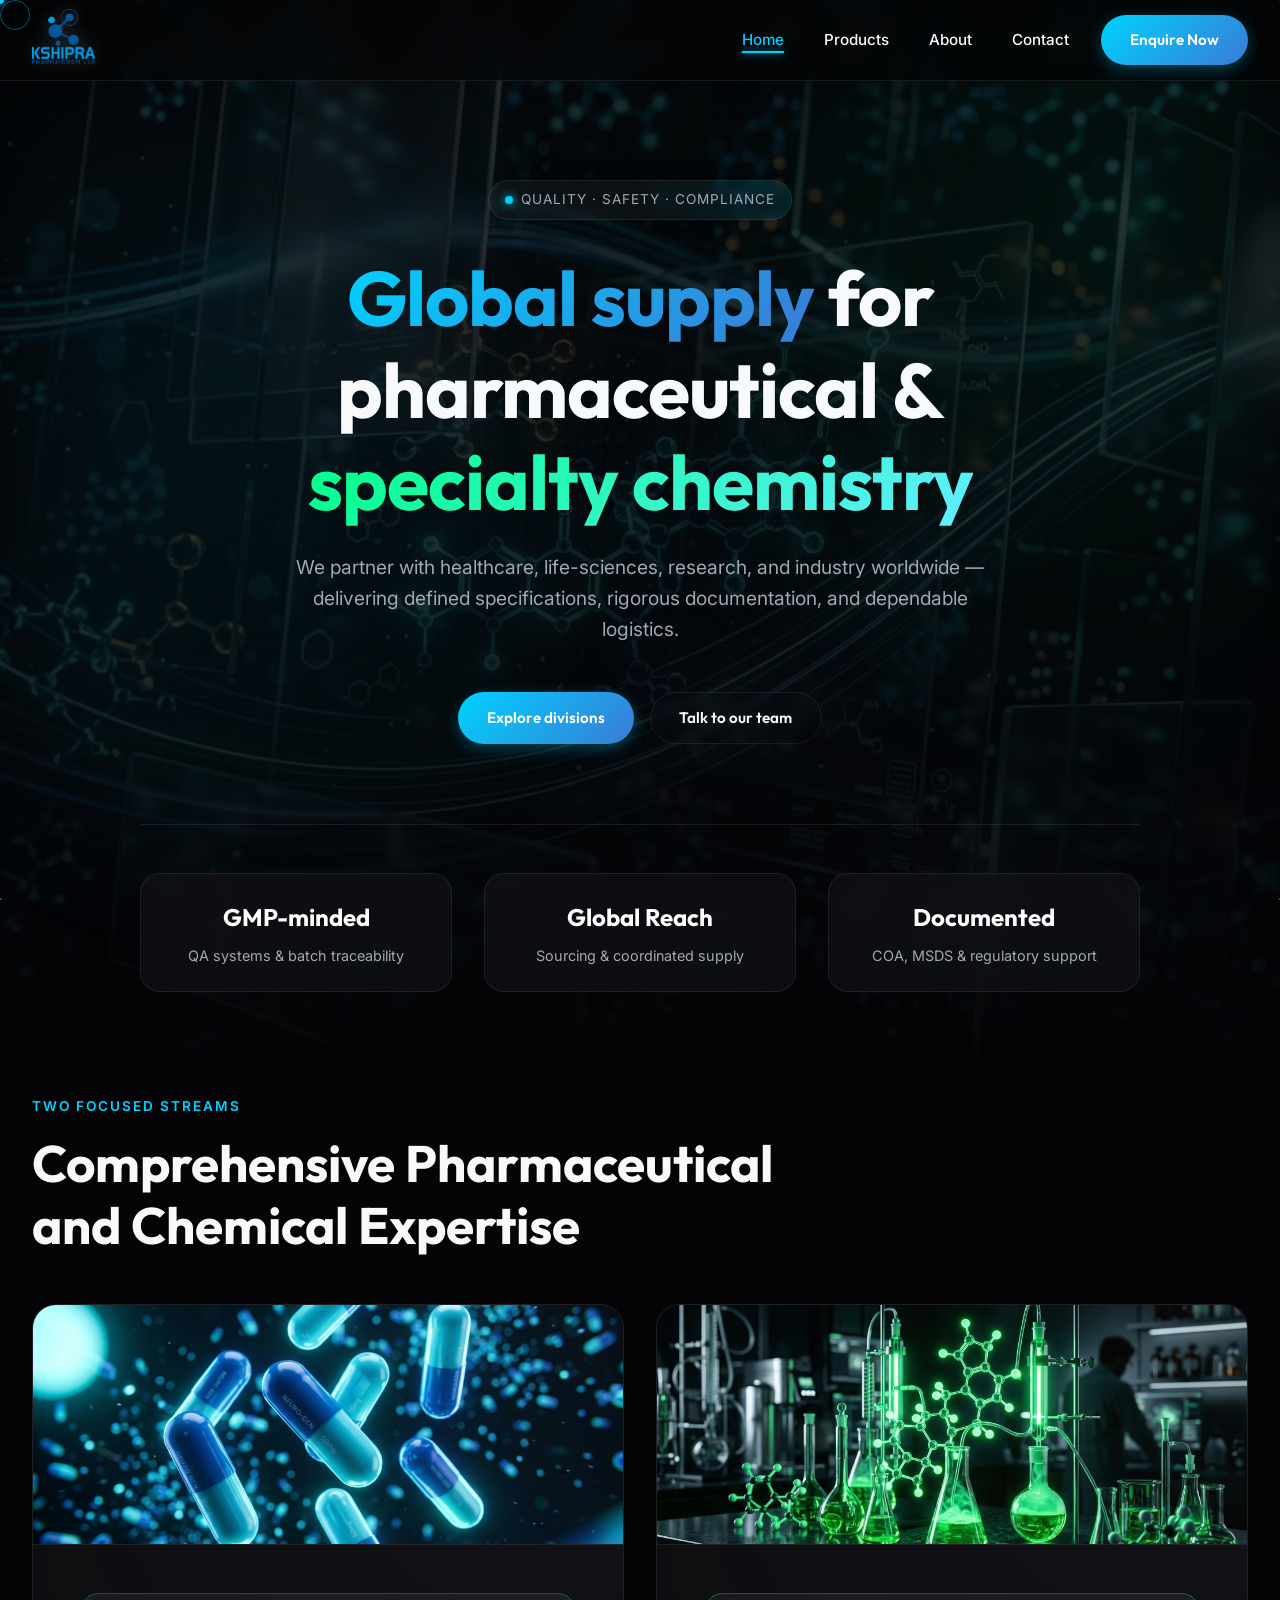
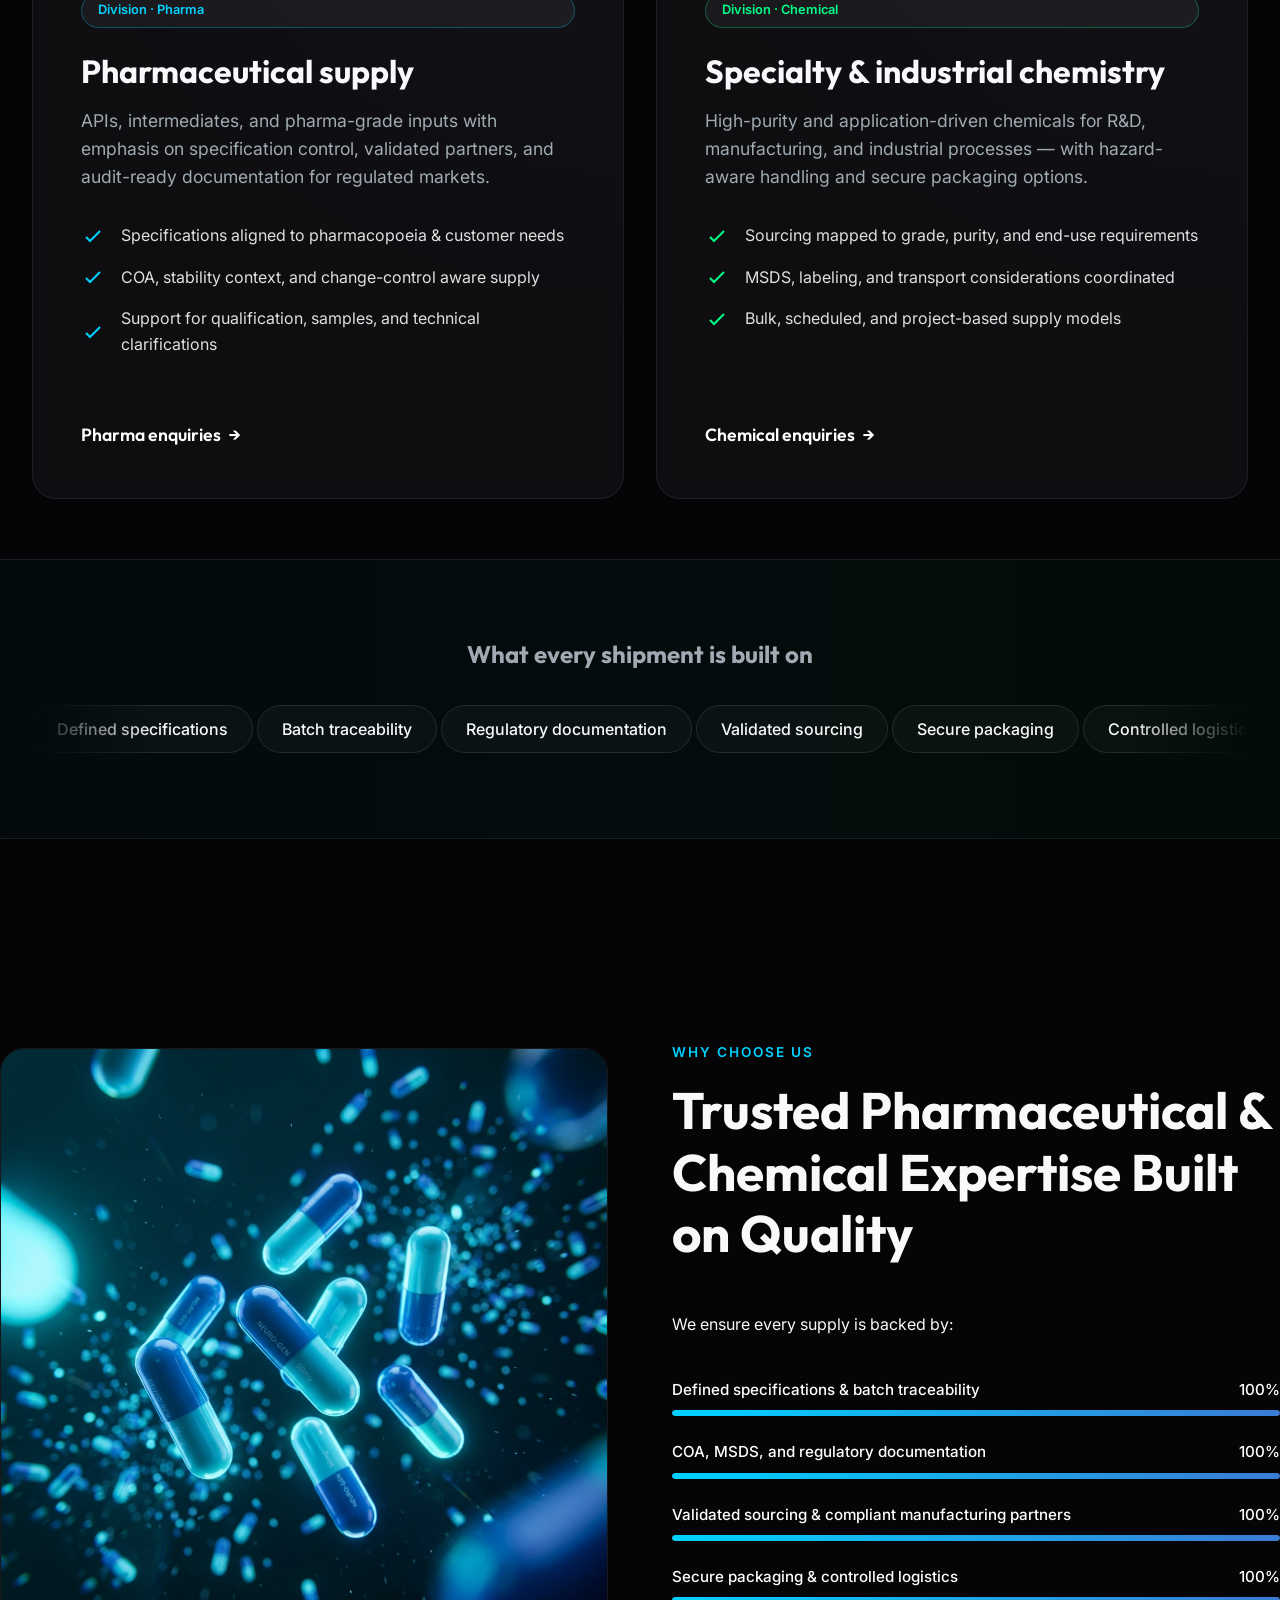
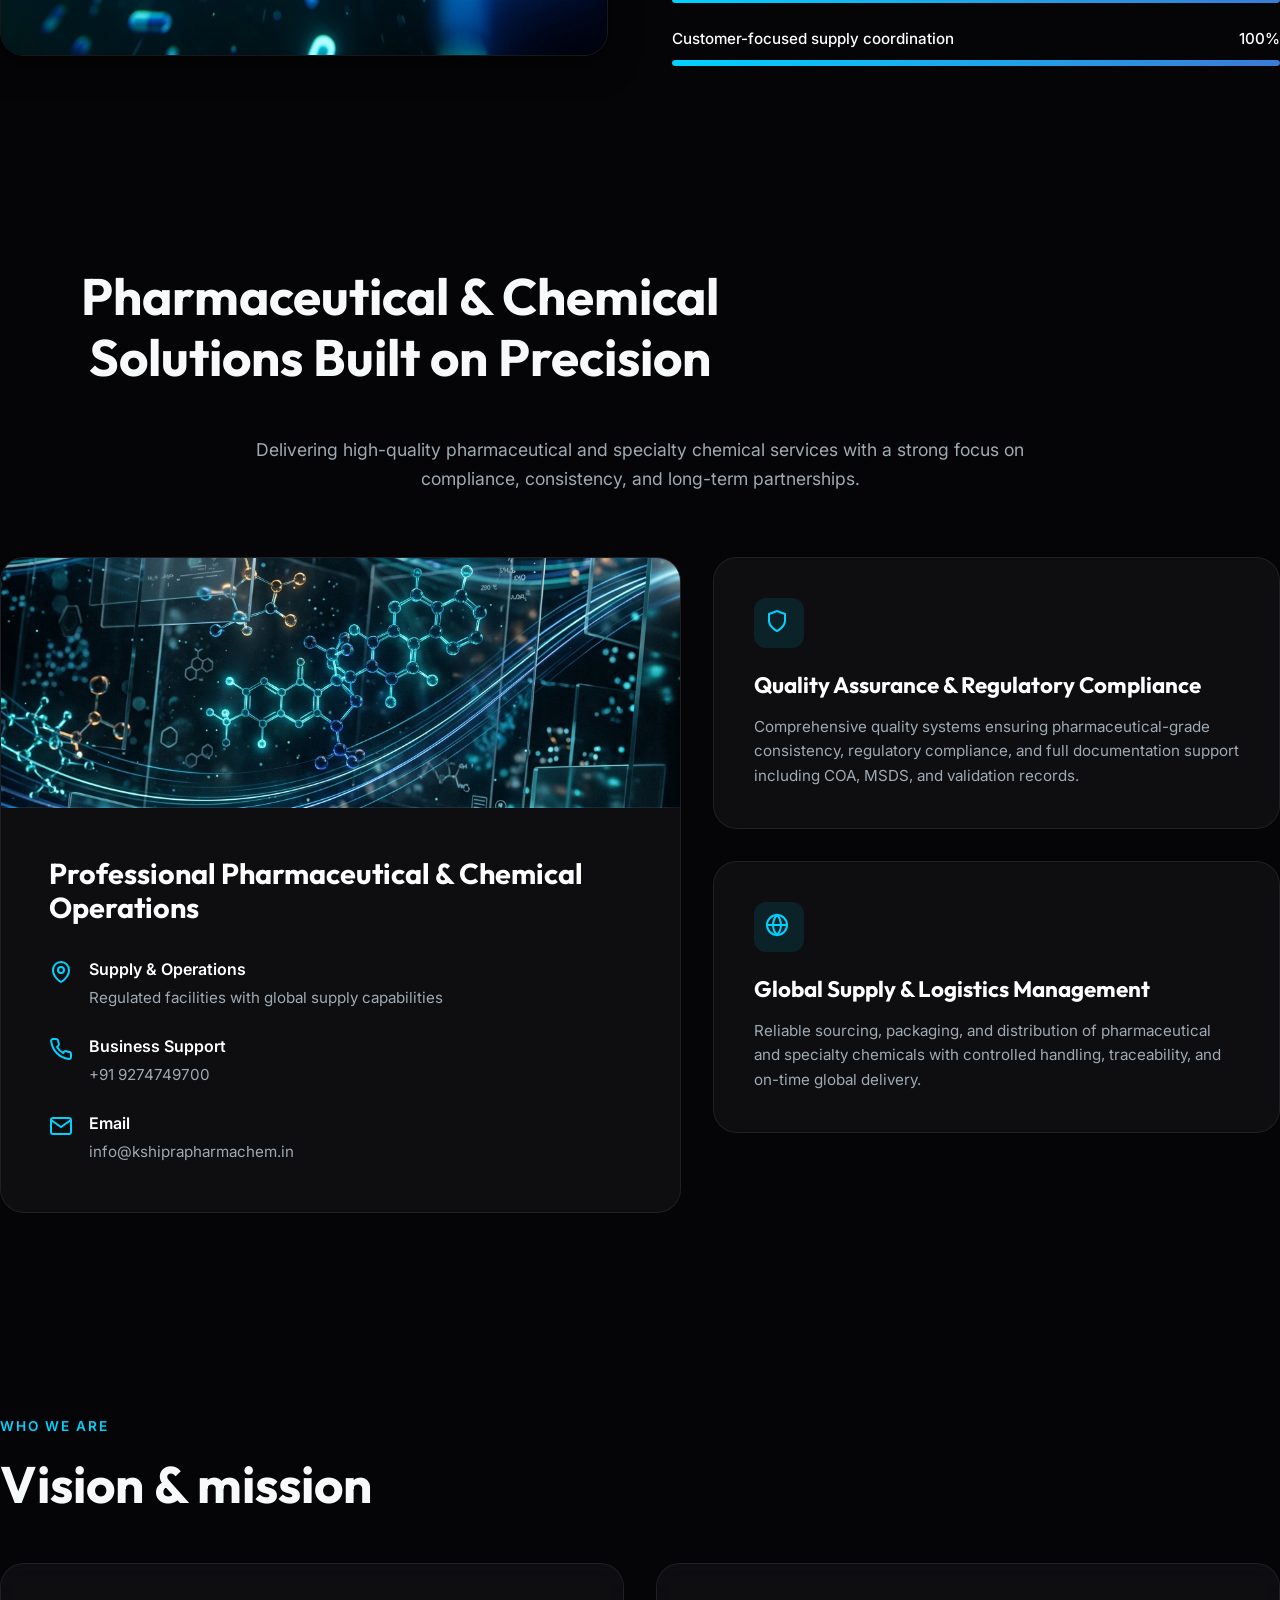
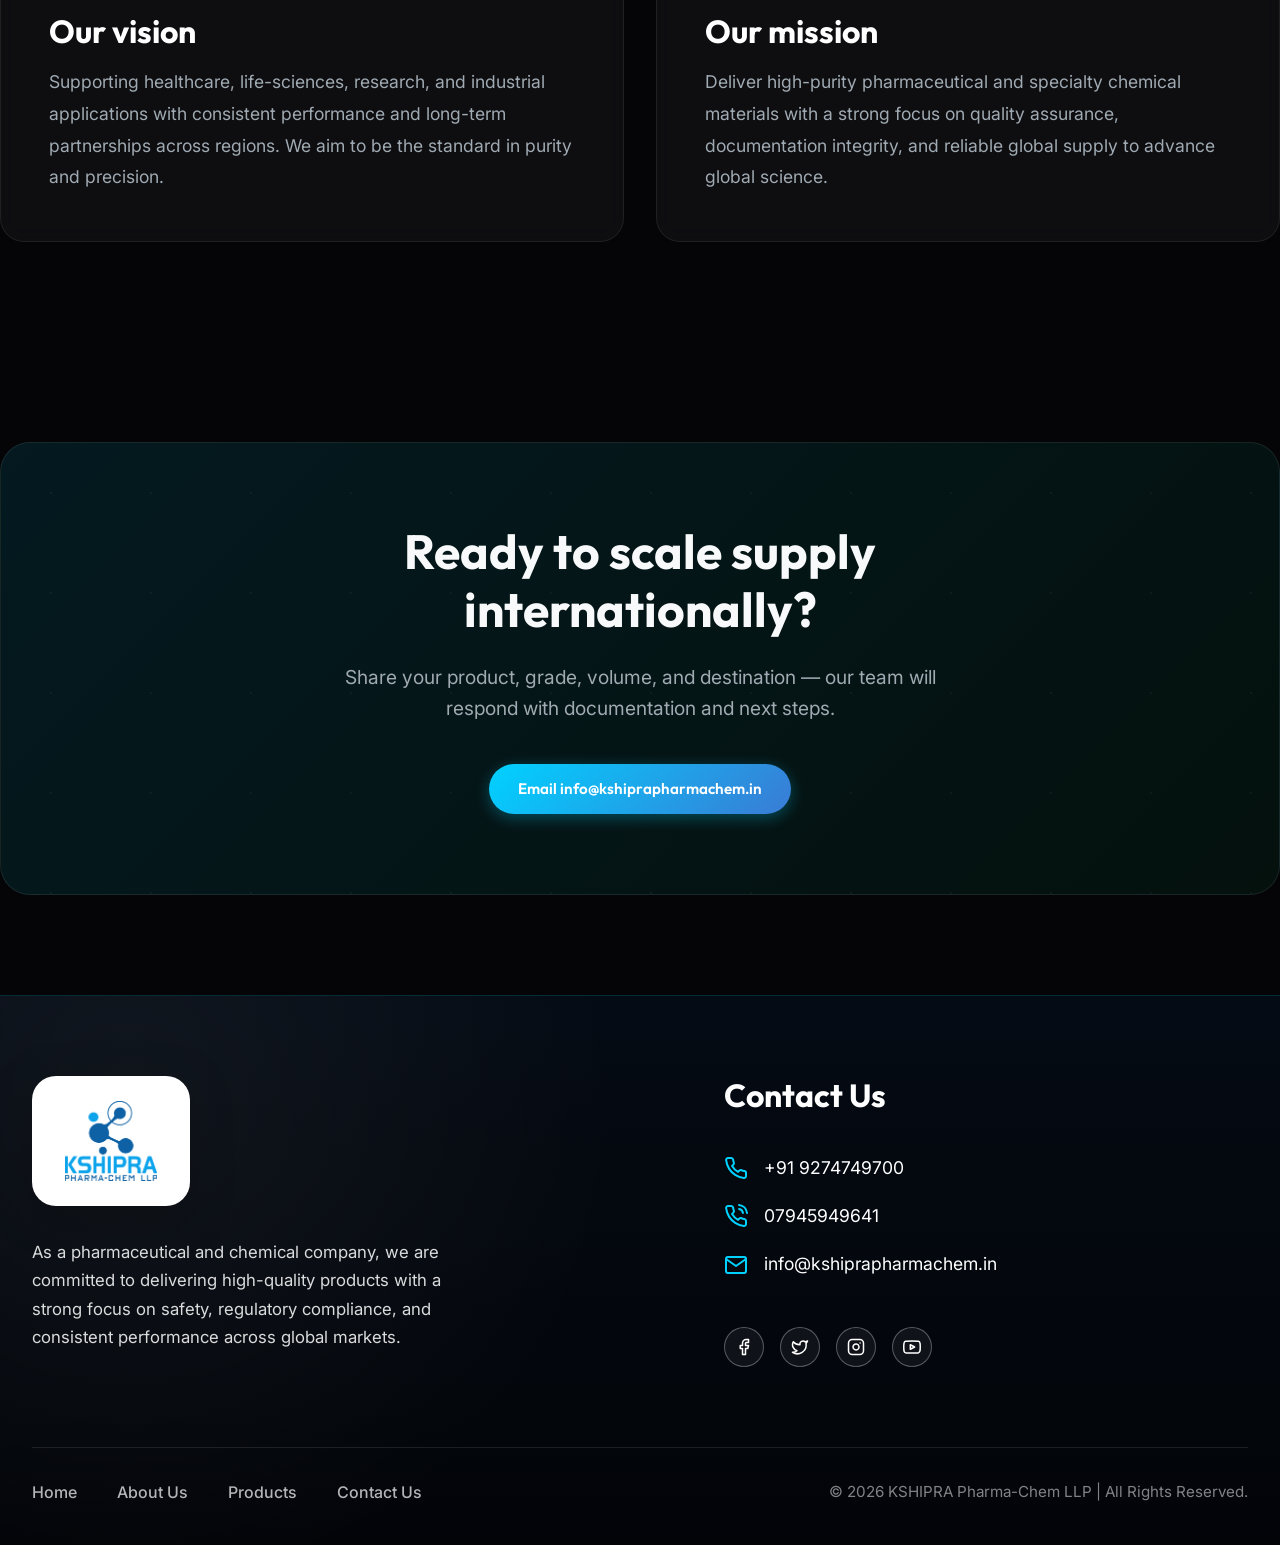
<file: index.html>
<!DOCTYPE html>
<html lang="en">
  <head>
    <meta charset="utf-8" />
    <meta name="viewport" content="width=device-width, initial-scale=1" />
    <title>Kshipra Pharma-Chem LLP | Premium Supply</title>
    <meta
      name="description"
      content="High-purity pharmaceutical and specialty chemical materials with premium quality assurance and reliable global supply."
    />
    <link rel="stylesheet" href="css/styles.css" />
    <link rel="icon" type="image/png" href="Kshipra.png" />
  </head>
  <body>
    <!-- Scroll Progress -->
    <div class="scroll-progress" id="scroll-progress"></div>

    <!-- Preloader -->
    <div class="preloader">
      <div class="preloader-spinner"></div>
    </div>

    <!-- Custom Cursor -->
    <div class="custom-cursor"></div>
    <div class="custom-cursor-follower"></div>

    <!-- Background Effects -->
    <canvas id="particle-canvas" aria-hidden="true"></canvas>
    <div class="bg-mesh" aria-hidden="true"></div>
    <div class="bg-grid" aria-hidden="true"></div>

    <header class="site-header" id="top">
      <div class="header-inner">
        <a class="logo-link" href="#top" aria-label="Kshipra Pharma-Chem home">
          <img src="Kshipra.png" alt="Kshipra Pharma-Chem LLP" />
        </a>
        <nav class="nav-actions" aria-label="Primary">
          <ul class="nav-list">
            <li><a href="index.html" class="is-active">Home</a></li>
            <li><a href="products.html">Products</a></li>
            <li><a href="about.html">About</a></li>
            <li><a href="contact.html">Contact</a></li>
          </ul>
          <a class="btn btn-primary" href="contact.html">Enquire Now</a>
          <button class="menu-toggle" type="button" aria-expanded="false" aria-controls="mobile-nav" aria-label="Open menu">
            <svg width="24" height="24" fill="none" stroke="currentColor" stroke-width="2" aria-hidden="true">
              <path d="M4 6h16M4 12h16M4 18h16" />
            </svg>
          </button>
        </nav>
      </div>
    </header>

    <div class="mobile-drawer" id="mobile-nav">
      <a href="index.html" class="is-active">Home</a>
      <a href="products.html">Products</a>
      <a href="about.html">About</a>
      <a href="contact.html">Contact</a>
    </div>

    <main>
      <section class="hero container reveal">
        <p class="hero-badge"><span class="dot" aria-hidden="true"></span> Quality · Safety · Compliance</p>
        <h1><span class="grad">Global supply</span> for pharmaceutical &amp; <span class="grad-chem">specialty chemistry</span></h1>
        <p class="hero-lead">
          We partner with healthcare, life-sciences, research, and industry worldwide — delivering defined specifications,
          rigorous documentation, and dependable logistics.
        </p>
        <div class="hero-cta">
          <a class="btn btn-primary" href="#dual">Explore divisions</a>
          <a class="btn btn-ghost" href="#contact">Talk to our team</a>
        </div>
        
        <div class="hero-stats" role="presentation">
          <div class="hero-stat">
            <strong>GMP-minded</strong>
            <span>QA systems &amp; batch traceability</span>
          </div>
          <div class="hero-stat">
            <strong>Global Reach</strong>
            <span>Sourcing &amp; coordinated supply</span>
          </div>
          <div class="hero-stat">
            <strong>Documented</strong>
            <span>COA, MSDS &amp; regulatory support</span>
          </div>
        </div>
      </section>

      <section class="dual-section container reveal" id="dual">
        <p class="section-label">Two focused streams</p>
        <h2>Comprehensive Pharmaceutical and Chemical Expertise</h2>

        <div class="pillars reveal-stagger">
          <article class="pillar pillar--pharma">
            <img src="images/pharma_division.png" alt="Pharmaceutical Division" class="pillar-image" />
            <div class="pillar-content">
              <span class="pillar-tag">Division · Pharma</span>
              <h3>Pharmaceutical supply</h3>
              <p>
                APIs, intermediates, and pharma-grade inputs with emphasis on specification control, validated partners, and audit-ready
                documentation for regulated markets.
              </p>
              <ul class="pillar-list">
                <li>
                  <svg width="24" height="24" fill="none" stroke="currentColor" stroke-width="2"><path d="M5 13l4 4L19 7"/></svg>
                  Specifications aligned to pharmacopoeia &amp; customer needs
                </li>
                <li>
                  <svg width="24" height="24" fill="none" stroke="currentColor" stroke-width="2"><path d="M5 13l4 4L19 7"/></svg>
                  COA, stability context, and change-control aware supply
                </li>
                <li>
                  <svg width="24" height="24" fill="none" stroke="currentColor" stroke-width="2"><path d="M5 13l4 4L19 7"/></svg>
                  Support for qualification, samples, and technical clarifications
                </li>
              </ul>
              <a class="pillar-link" href="#contact" style="margin-top: auto;">Pharma enquiries <span>→</span></a>
            </div>
          </article>

          <article class="pillar pillar--chem">
            <img src="images/chem_division.png" alt="Chemical Division" class="pillar-image" />
            <div class="pillar-content">
              <span class="pillar-tag">Division · Chemical</span>
              <h3>Specialty &amp; industrial chemistry</h3>
              <p>
                High-purity and application-driven chemicals for R&amp;D, manufacturing, and industrial processes — with hazard-aware
                handling and secure packaging options.
              </p>
              <ul class="pillar-list">
                <li>
                  <svg width="24" height="24" fill="none" stroke="currentColor" stroke-width="2"><path d="M5 13l4 4L19 7"/></svg>
                  Sourcing mapped to grade, purity, and end-use requirements
                </li>
                <li>
                  <svg width="24" height="24" fill="none" stroke="currentColor" stroke-width="2"><path d="M5 13l4 4L19 7"/></svg>
                  MSDS, labeling, and transport considerations coordinated
                </li>
                <li>
                  <svg width="24" height="24" fill="none" stroke="currentColor" stroke-width="2"><path d="M5 13l4 4L19 7"/></svg>
                  Bulk, scheduled, and project-based supply models
                </li>
              </ul>
              <a class="pillar-link" href="#contact" style="margin-top: auto;">Chemical enquiries <span>→</span></a>
            </div>
          </article>
        </div>
      </section>

      <section class="trust-strip reveal">
        <div class="container">
          <h3>What every shipment is built on</h3>
          <div class="marquee-container">
            <div class="marquee-content">
              <!-- First Set -->
              <span class="trust-chip">Defined specifications</span>
              <span class="trust-chip">Batch traceability</span>
              <span class="trust-chip">Regulatory documentation</span>
              <span class="trust-chip">Validated sourcing</span>
              <span class="trust-chip">Secure packaging</span>
              <span class="trust-chip">Controlled logistics</span>
              <!-- Second Set for seamless loop -->
              <span class="trust-chip">Defined specifications</span>
              <span class="trust-chip">Batch traceability</span>
              <span class="trust-chip">Regulatory documentation</span>
              <span class="trust-chip">Validated sourcing</span>
              <span class="trust-chip">Secure packaging</span>
              <span class="trust-chip">Controlled logistics</span>
            </div>
          </div>
        </div>
      </section>

      <section class="why-choose container reveal" id="why-choose">
        <div class="why-grid">
          <div class="why-image-wrapper">
            <img src="images/pharma_division.png" alt="Trusted Expertise" class="why-image" />
          </div>
          <div class="why-content">
            <p class="section-label">Why Choose Us</p>
            <h2>Trusted Pharmaceutical &amp; Chemical Expertise Built on Quality</h2>
            <p class="why-lead">We ensure every supply is backed by:</p>
            <div class="progress-bars">
              <div class="progress-item">
                <div class="progress-header">
                  <span>Defined specifications &amp; batch traceability</span>
                  <span>100%</span>
                </div>
                <div class="progress-bar"><div class="progress-fill" style="width: 100%"></div></div>
              </div>
              <div class="progress-item">
                <div class="progress-header">
                  <span>COA, MSDS, and regulatory documentation</span>
                  <span>100%</span>
                </div>
                <div class="progress-bar"><div class="progress-fill" style="width: 100%"></div></div>
              </div>
              <div class="progress-item">
                <div class="progress-header">
                  <span>Validated sourcing &amp; compliant manufacturing partners</span>
                  <span>100%</span>
                </div>
                <div class="progress-bar"><div class="progress-fill" style="width: 100%"></div></div>
              </div>
              <div class="progress-item">
                <div class="progress-header">
                  <span>Secure packaging &amp; controlled logistics</span>
                  <span>100%</span>
                </div>
                <div class="progress-bar"><div class="progress-fill" style="width: 100%"></div></div>
              </div>
              <div class="progress-item">
                <div class="progress-header">
                  <span>Customer-focused supply coordination</span>
                  <span>100%</span>
                </div>
                <div class="progress-bar"><div class="progress-fill" style="width: 100%"></div></div>
              </div>
            </div>
          </div>
        </div>
      </section>

      <section class="services-block container reveal" id="services">
        <div class="services-header text-center">
          <h2>Pharmaceutical &amp; Chemical Solutions Built on Precision</h2>
          <p class="services-lead">Delivering high-quality pharmaceutical and specialty chemical services with a strong focus on compliance, consistency, and long-term partnerships.</p>
        </div>
        <div class="services-grid">
          <div class="services-main-card">
            <div class="services-bg-image" style="background-image: url('images/hero_bg.png');"></div>
            <div class="services-main-content">
              <h3>Professional Pharmaceutical &amp; Chemical Operations</h3>
              <ul class="services-contact-list">
                <li>
                  <svg width="24" height="24" fill="none" stroke="var(--primary)" stroke-width="2"><path d="M12 22s-8-4.5-8-11.8A8 8 0 0112 2a8 8 0 018 8.2c0 7.3-8 11.8-8 11.8z"/><circle cx="12" cy="10" r="3"/></svg>
                  <div>
                    <strong>Supply &amp; Operations</strong>
                    <span>Regulated facilities with global supply capabilities</span>
                  </div>
                </li>
                <li>
                  <svg width="24" height="24" fill="none" stroke="var(--primary)" stroke-width="2"><path d="M22 16.92v3a2 2 0 01-2.18 2 19.79 19.79 0 01-8.63-3.07 19.5 19.5 0 01-6-6 19.79 19.79 0 01-3.07-8.67A2 2 0 014.11 2h3a2 2 0 012 1.72 12.84 12.84 0 00.7 2.81 2 2 0 01-.45 2.11L8.09 9.91a16 16 0 006 6l1.27-1.27a2 2 0 012.11-.45 12.84 12.84 0 002.81.7A2 2 0 0122 16.92z"/></svg>
                  <div>
                    <strong>Business Support</strong>
                    <span>+91 9274749700</span>
                  </div>
                </li>
                <li>
                  <svg width="24" height="24" fill="none" stroke="var(--primary)" stroke-width="2"><path d="M4 4h16c1.1 0 2 .9 2 2v12c0 1.1-.9 2-2 2H4c-1.1 0-2-.9-2-2V6c0-1.1.9-2 2-2z"/><path d="M22 6l-10 7L2 6"/></svg>
                  <div>
                    <strong>Email</strong>
                    <span>info@kshiprapharmachem.in</span>
                  </div>
                </li>
              </ul>
            </div>
          </div>
          <div class="services-sub-cards reveal-stagger">
            <div class="service-card">
              <div class="service-icon"><svg width="28" height="28" fill="none" stroke="currentColor" stroke-width="2"><path d="M12 22s8-4 8-10V5l-8-3-8 3v7c0 6 8 10 8 10z"/></svg></div>
              <h3>Quality Assurance &amp; Regulatory Compliance</h3>
              <p>Comprehensive quality systems ensuring pharmaceutical-grade consistency, regulatory compliance, and full documentation support including COA, MSDS, and validation records.</p>
            </div>
            <div class="service-card">
              <div class="service-icon"><svg width="28" height="28" fill="none" stroke="currentColor" stroke-width="2"><circle cx="12" cy="12" r="10"/><path d="M2 12h20"/><path d="M12 2a15.3 15.3 0 014 10 15.3 15.3 0 01-4 10 15.3 15.3 0 01-4-10 15.3 15.3 0 014-10z"/></svg></div>
              <h3>Global Supply &amp; Logistics Management</h3>
              <p>Reliable sourcing, packaging, and distribution of pharmaceutical and specialty chemicals with controlled handling, traceability, and on-time global delivery.</p>
            </div>
          </div>
        </div>
      </section>



      <section class="about-block container reveal" id="about">
        <p class="section-label">Who we are</p>
        <h2>Vision &amp; mission</h2>
        <div class="vm-grid reveal-stagger">
          <div class="vm-card">
            <h3>Our vision</h3>
            <p>
              Supporting healthcare, life-sciences, research, and industrial applications with consistent performance and long-term
              partnerships across regions. We aim to be the standard in purity and precision.
            </p>
          </div>
          <div class="vm-card">
            <h3>Our mission</h3>
            <p>
              Deliver high-purity pharmaceutical and specialty chemical materials with a strong focus on quality assurance, documentation
              integrity, and reliable global supply to advance global science.
            </p>
          </div>
        </div>
      </section>

      <section class="container reveal" id="contact">
        <div class="cta-banner">
          <h2>Ready to scale supply internationally?</h2>
          <p>Share your product, grade, volume, and destination — our team will respond with documentation and next steps.</p>
          <a class="btn btn-primary" href="mailto:info@kshiprapharmachem.in?subject=Enquiry%20from%20website">Email info@kshiprapharmachem.in</a>
        </div>
      </section>
    </main>

    <footer class="site-footer">
      <div class="container">
        <div class="footer-main">
          <div class="footer-brand">
            <div class="footer-logo-box">
              <img src="Kshipra.png" alt="Kshipra Pharma-Chem LLP" />
            </div>
            <p>
              As a pharmaceutical and chemical company, we are committed to delivering high-quality products with a strong focus on safety, regulatory compliance, and consistent performance across global markets.
            </p>
          </div>
          <div class="footer-contact-info">
            <h3>Contact Us</h3>
            <div class="contact-list">
              <a href="tel:+919274749700" class="contact-item">
                <svg width="24" height="24" viewBox="0 0 24 24" fill="none" stroke="currentColor" stroke-width="2" stroke-linecap="round" stroke-linejoin="round"><path d="M22 16.92v3a2 2 0 0 1-2.18 2 19.79 19.79 0 0 1-8.63-3.07 19.5 19.5 0 0 1-6-6 19.79 19.79 0 0 1-3.07-8.67A2 2 0 0 1 4.11 2h3a2 2 0 0 1 2 1.72 12.84 12.84 0 0 0 .7 2.81 2 2 0 0 1-.45 2.11L8.09 9.91a16 16 0 0 0 6 6l1.27-1.27a2 2 0 0 1 2.11-.45 12.84 12.84 0 0 0 2.81.7A2 2 0 0 1 22 16.92z"></path></svg>
                +91 9274749700
              </a>
              <a href="tel:07945949641" class="contact-item">
                <svg width="24" height="24" viewBox="0 0 24 24" fill="none" stroke="currentColor" stroke-width="2" stroke-linecap="round" stroke-linejoin="round"><path d="M15.05 5A5 5 0 0 1 19 8.95M15.05 1A9 9 0 0 1 23 8.94m-1 7.98v3a2 2 0 0 1-2.18 2 19.79 19.79 0 0 1-8.63-3.07 19.5 19.5 0 0 1-6-6 19.79 19.79 0 0 1-3.07-8.67A2 2 0 0 1 4.11 2h3a2 2 0 0 1 2 1.72 12.84 12.84 0 0 0 .7 2.81 2 2 0 0 1-.45 2.11L8.09 9.91a16 16 0 0 0 6 6l1.27-1.27a2 2 0 0 1 2.11-.45 12.84 12.84 0 0 0 2.81.7A2 2 0 0 1 22 16.92z"></path></svg>
                07945949641
              </a>
              <a href="mailto:info@kshiprapharmachem.in" class="contact-item">
                <svg width="24" height="24" viewBox="0 0 24 24" fill="none" stroke="currentColor" stroke-width="2" stroke-linecap="round" stroke-linejoin="round"><path d="M4 4h16c1.1 0 2 .9 2 2v12c0 1.1-.9 2-2 2H4c-1.1 0-2-.9-2-2V6c0-1.1.9-2 2-2z"></path><polyline points="22,6 12,13 2,6"></polyline></svg>
                info@kshiprapharmachem.in
              </a>
            </div>
            <div class="footer-socials">
              <a href="#" class="social-link" aria-label="Facebook">
                <svg width="24" height="24" viewBox="0 0 24 24" fill="none" stroke="currentColor" stroke-width="2" stroke-linecap="round" stroke-linejoin="round"><path d="M18 2h-3a5 5 0 0 0-5 5v3H7v4h3v8h4v-8h3l1-4h-4V7a1 1 0 0 1 1-1h3z"></path></svg>
              </a>
              <a href="#" class="social-link" aria-label="Twitter">
                <svg width="24" height="24" viewBox="0 0 24 24" fill="none" stroke="currentColor" stroke-width="2" stroke-linecap="round" stroke-linejoin="round"><path d="M22 4s-.7 2.1-2 3.4c1.6 10-9.4 17.3-18 11.6 2.2.1 4.4-.6 6-2C3 15.5.5 9.6 3 5c2.2 2.6 5.6 4.1 9 4-.9-4.2 4-6.6 7-3.8 1.1 0 3-1.2 3-1.2z"></path></svg>
              </a>
              <a href="#" class="social-link" aria-label="Instagram">
                <svg width="24" height="24" viewBox="0 0 24 24" fill="none" stroke="currentColor" stroke-width="2" stroke-linecap="round" stroke-linejoin="round"><rect x="2" y="2" width="20" height="20" rx="5" ry="5"></rect><path d="M16 11.37A4 4 0 1 1 12.63 8 4 4 0 0 1 16 11.37z"></path><line x1="17.5" y1="6.5" x2="17.51" y2="6.5"></line></svg>
              </a>
              <a href="#" class="social-link" aria-label="YouTube">
                <svg width="24" height="24" viewBox="0 0 24 24" fill="none" stroke="currentColor" stroke-width="2" stroke-linecap="round" stroke-linejoin="round"><path d="M22.54 6.42a2.78 2.78 0 0 0-1.94-2C18.88 4 12 4 12 4s-6.88 0-8.6.42a2.78 2.78 0 0 0-1.94 2C1 8.11 1 12 1 12s0 3.89.46 5.58a2.78 2.78 0 0 0 1.94 2c1.72.42 8.6.42 8.6.42s6.88 0 8.6-.42a2.78 2.78 0 0 0 1.94-2C23 15.89 23 12 23 12s0-3.89-.46-5.58z"></path><polygon points="9.75 15.02 15.5 12 9.75 8.98 9.75 15.02"></polygon></svg>
              </a>
            </div>
          </div>
        </div>
        <div class="footer-bottom">
          <ul class="footer-bottom-nav">
            <li><a href="index.html">Home</a></li>
            <li><a href="about.html">About Us</a></li>
            <li><a href="products.html">Products</a></li>
            <li><a href="contact.html">Contact Us</a></li>
          </ul>
          <p class="footer-copy">© 2026 KSHIPRA Pharma-Chem LLP | All Rights Reserved.</p>
        </div>
      </div>
    </footer>

    <script src="js/main.js"></script>
  </body>
</html>
</file>
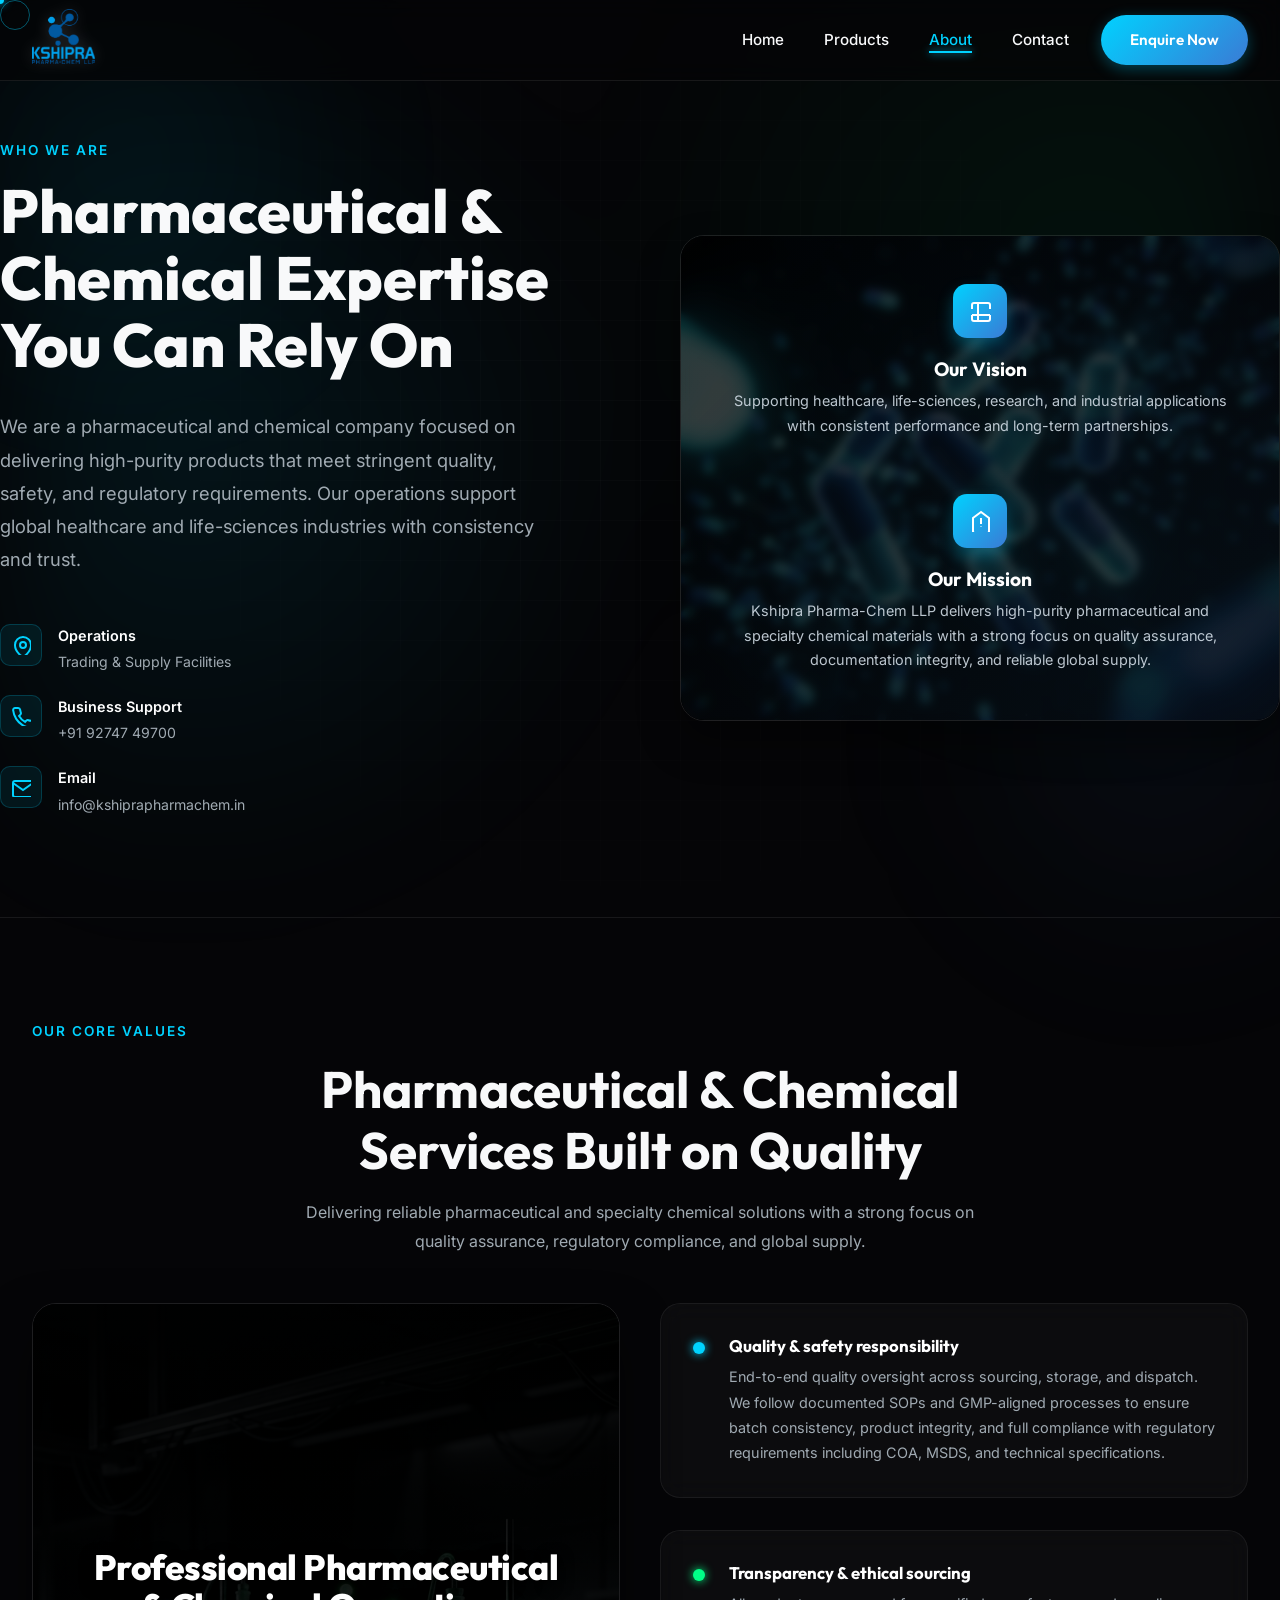
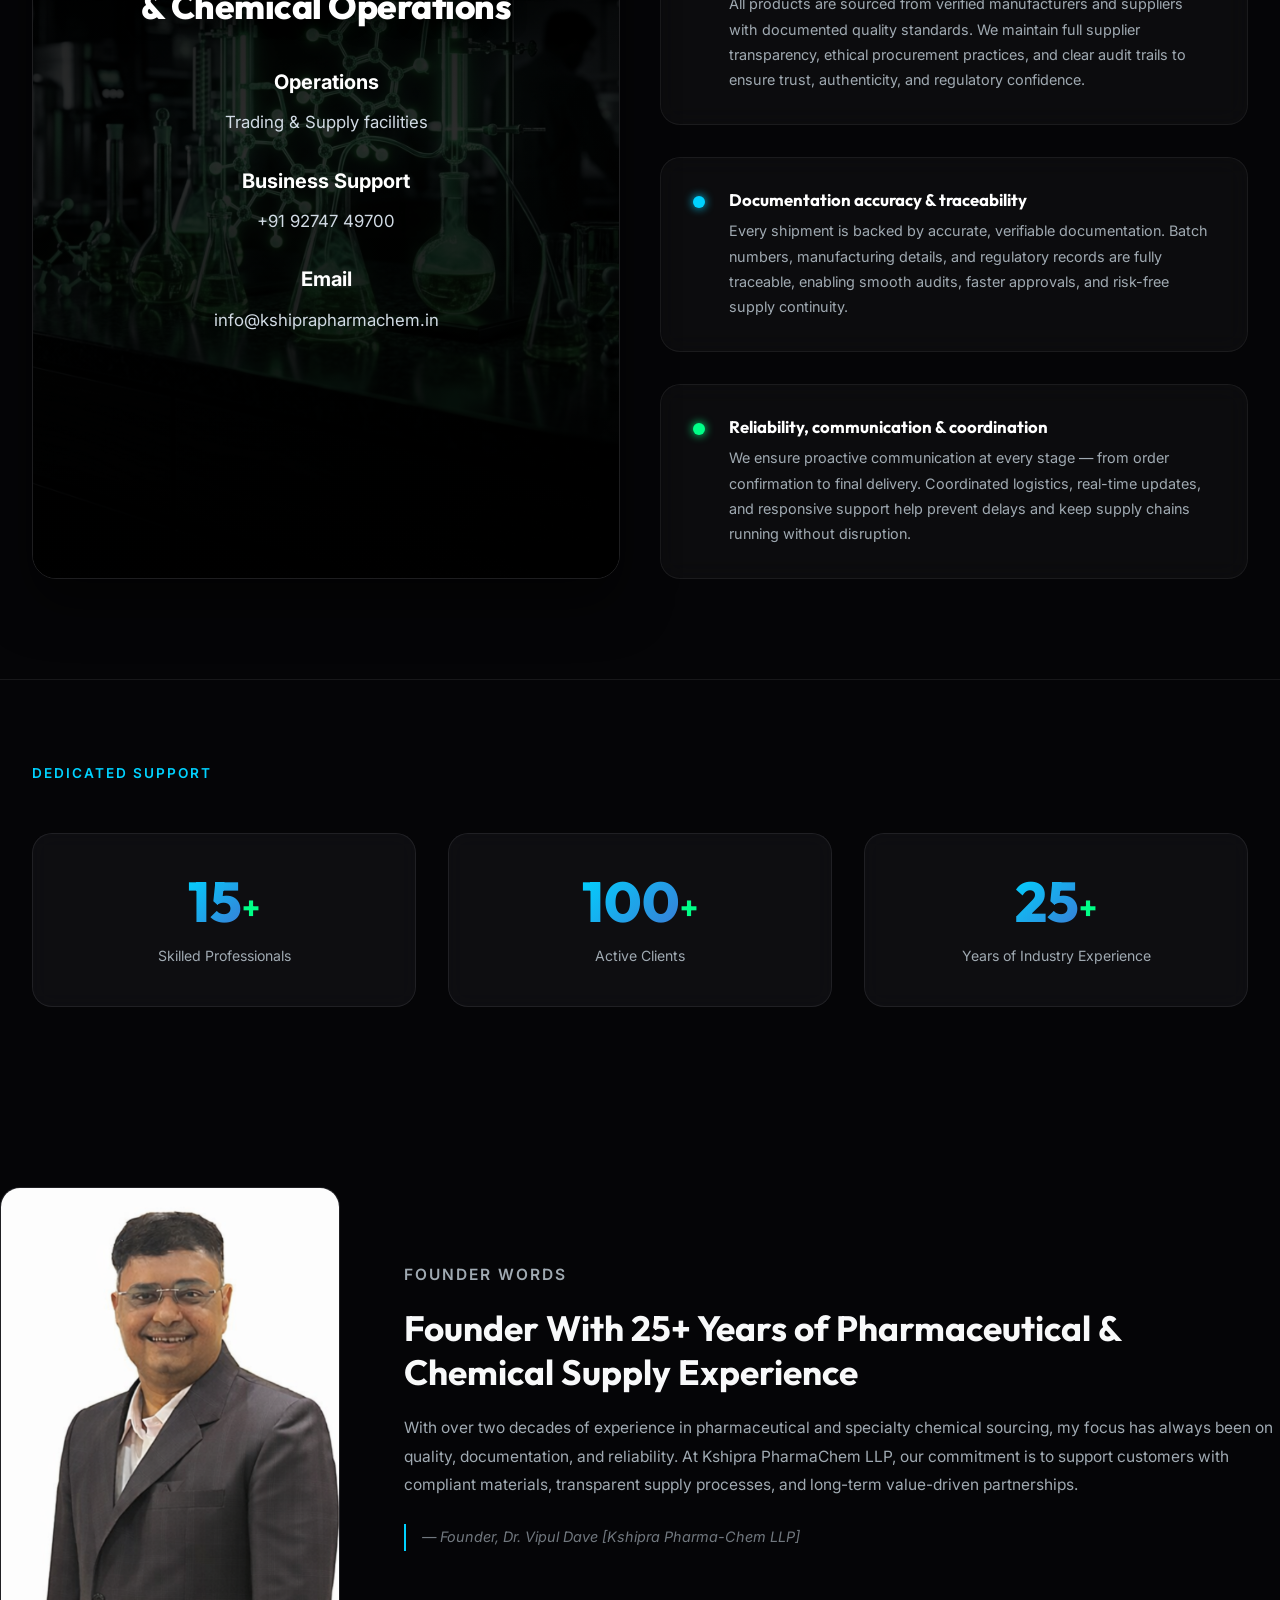
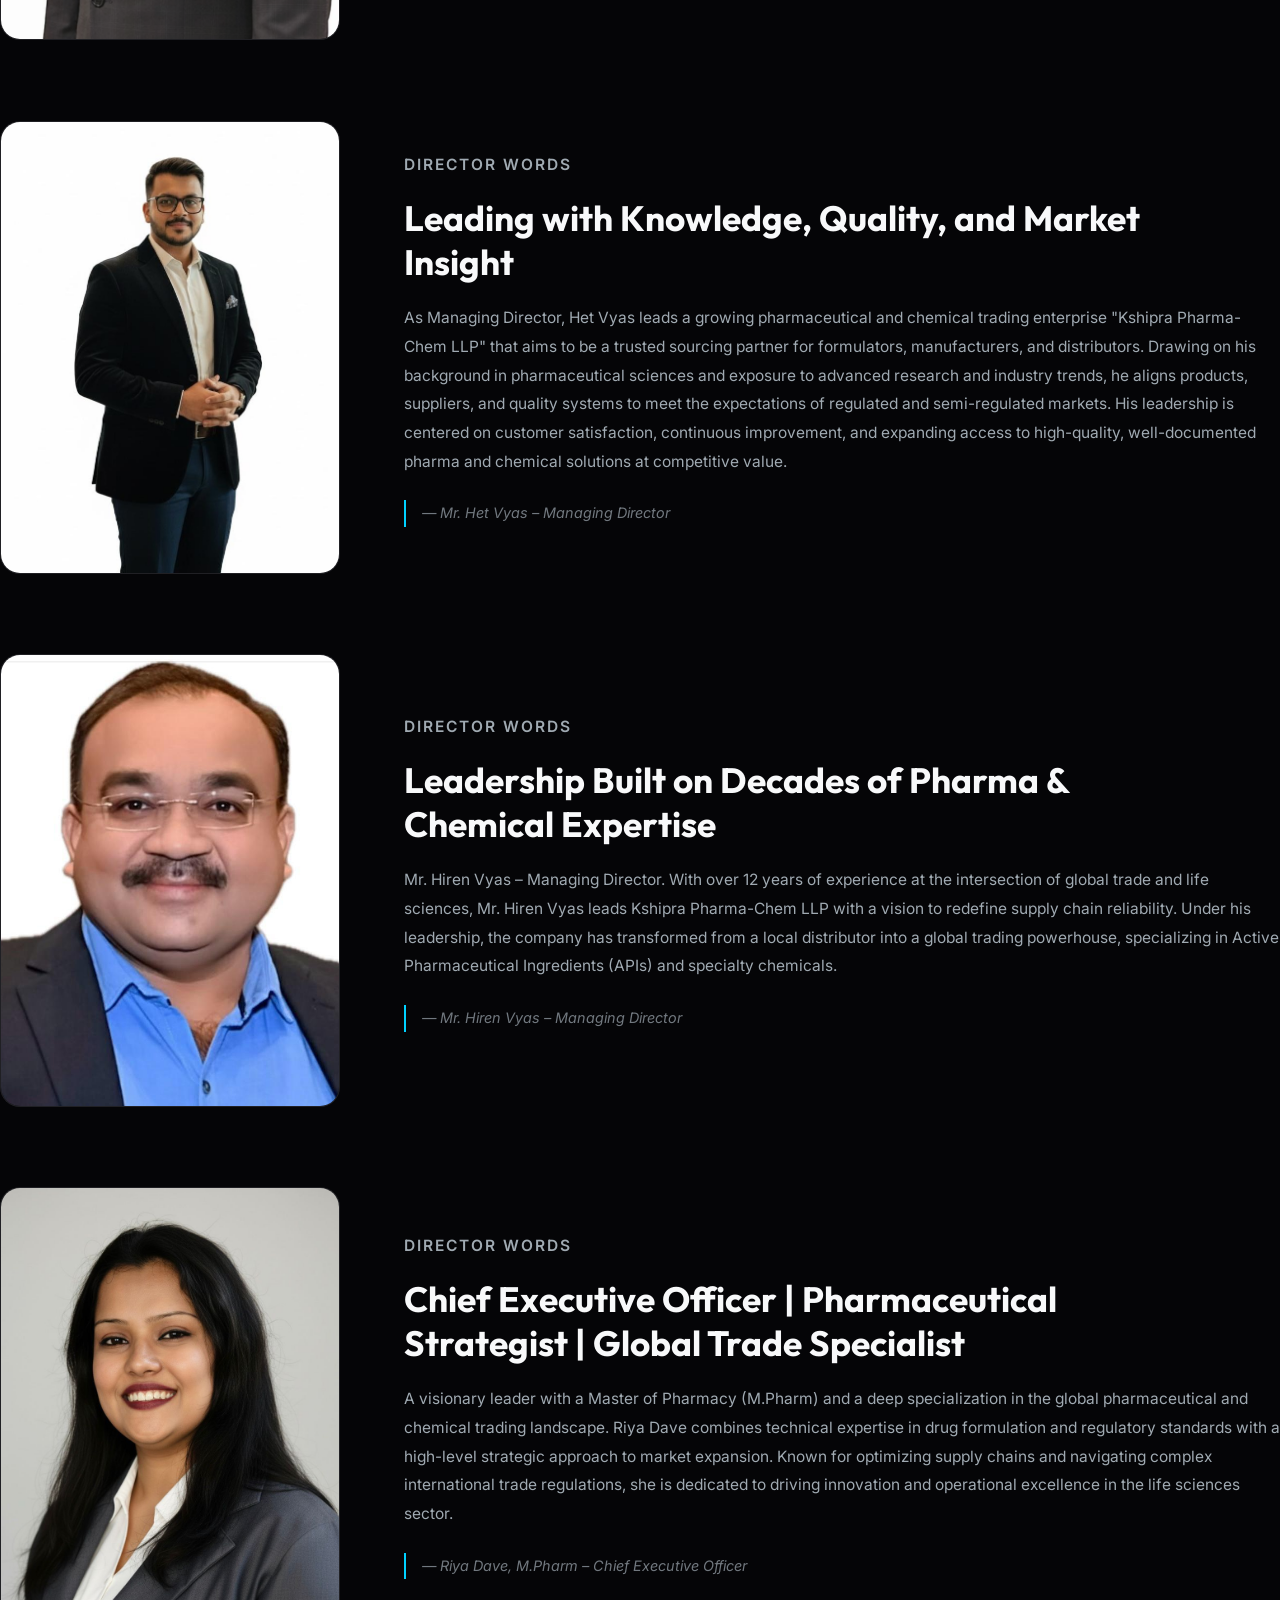
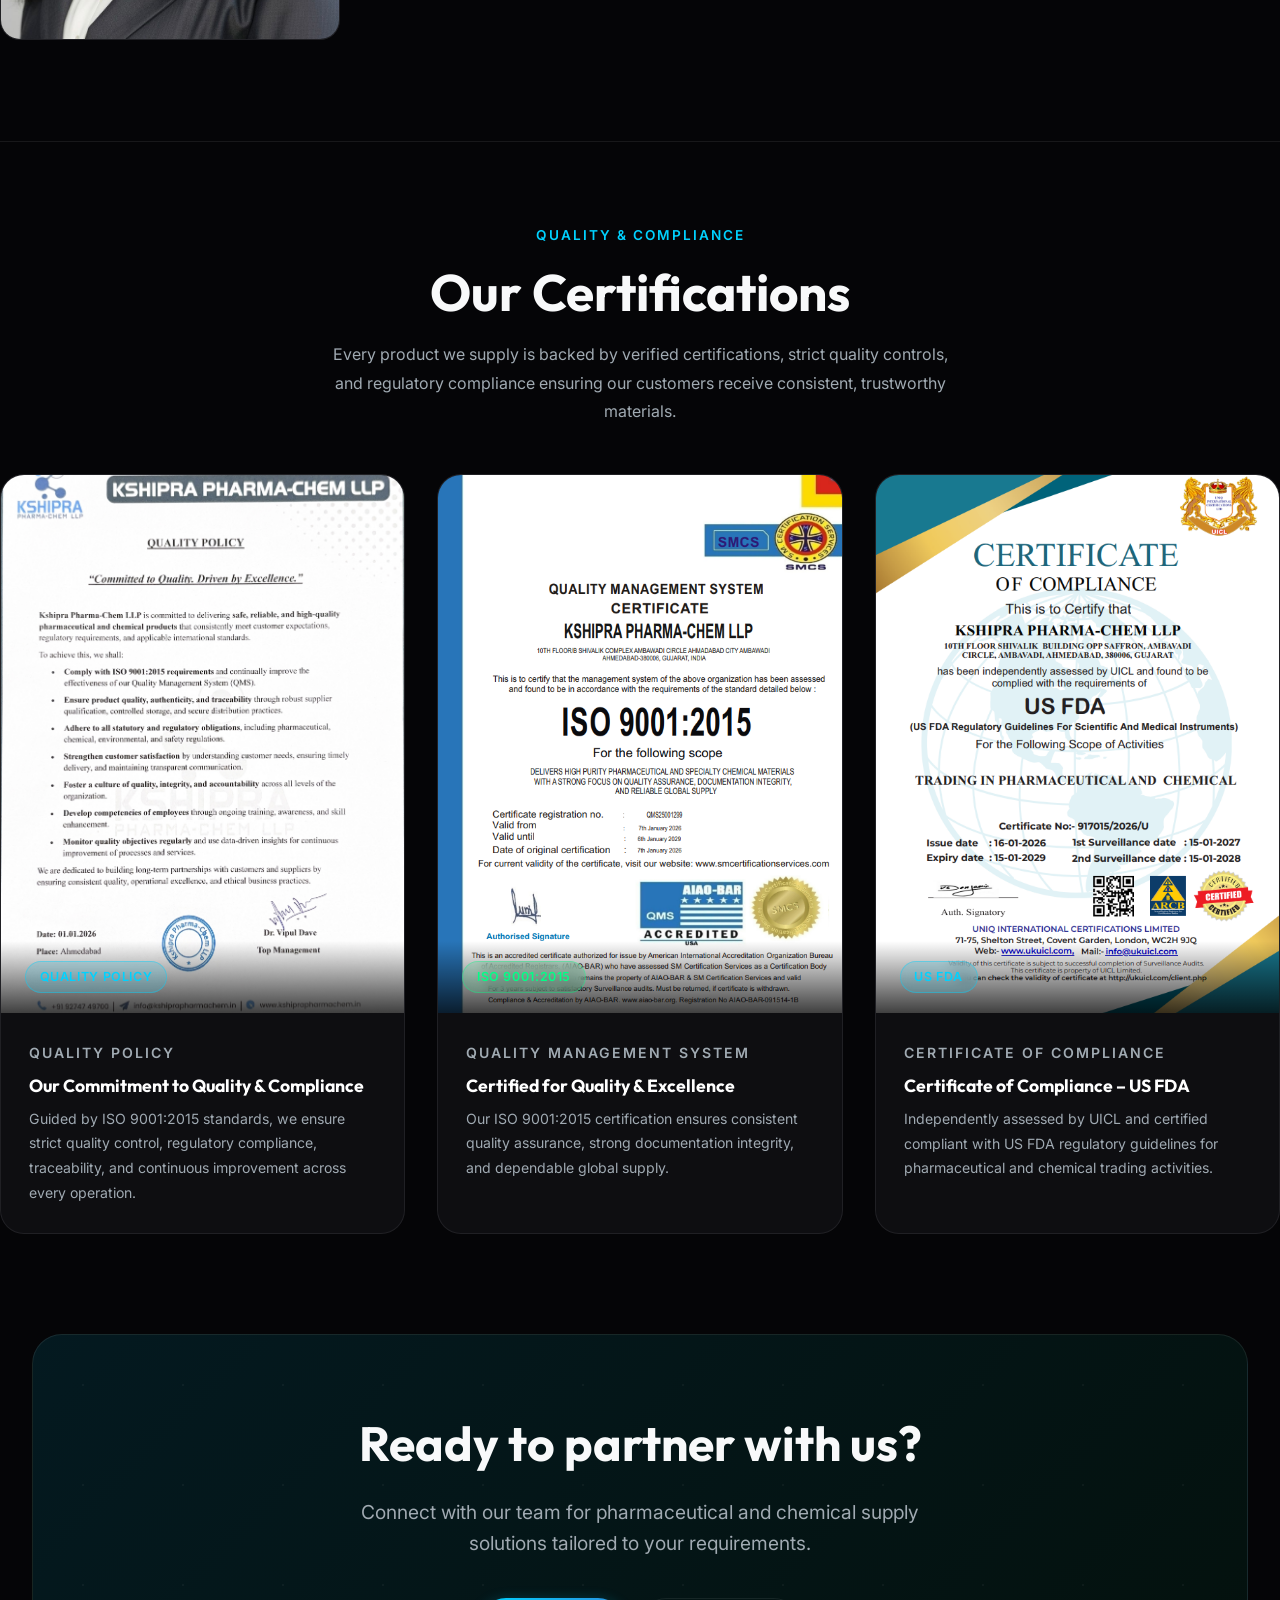
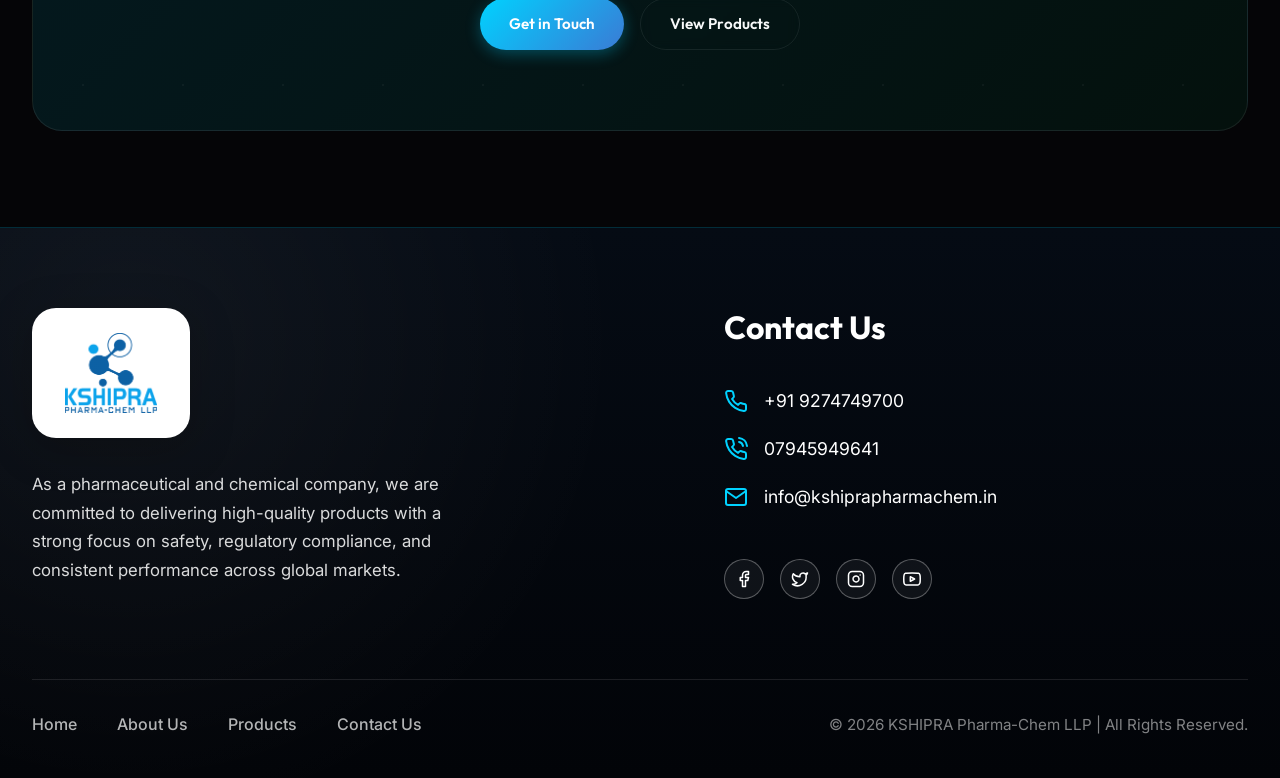
<file: about.html>
<!DOCTYPE html>
<html lang="en">
  <head>
    <meta charset="utf-8" />
    <meta name="viewport" content="width=device-width, initial-scale=1" />
    <title>About Us · Kshipra Pharma-Chem LLP</title>
    <meta name="description" content="Learn about Kshipra Pharma-Chem LLP — our vision, mission, leadership, and commitment to pharmaceutical and chemical quality excellence." />
    <link rel="stylesheet" href="css/styles.css" />
    <link rel="stylesheet" href="css/about.css" />
    <link rel="icon" type="image/png" href="Kshipra.png" />
  </head>
  <body>
    <div class="preloader"><div class="preloader-spinner"></div></div>
    <div class="custom-cursor"></div>
    <div class="custom-cursor-follower"></div>
    <div class="bg-mesh" aria-hidden="true"></div>
    <div class="bg-grid" aria-hidden="true"></div>
    <div class="bg-blob bg-blob--1" aria-hidden="true"></div>
    <div class="bg-blob bg-blob--2" aria-hidden="true"></div>

    <header class="site-header" id="top">
      <div class="header-inner">
        <a class="logo-link" href="index.html" aria-label="Kshipra Pharma-Chem home">
          <img src="Kshipra.png" alt="Kshipra Pharma-Chem LLP" />
        </a>
        <nav class="nav-actions" aria-label="Primary">
          <ul class="nav-list">
            <li><a href="index.html">Home</a></li>
            <li><a href="products.html">Products</a></li>
            <li><a href="about.html" class="is-active">About</a></li>
            <li><a href="contact.html">Contact</a></li>
          </ul>
          <a class="btn btn-primary" href="contact.html">Enquire Now</a>
          <button class="menu-toggle" type="button" aria-expanded="false" aria-controls="mobile-nav" aria-label="Open menu">
            <svg width="24" height="24" fill="none" stroke="currentColor" stroke-width="2"><path d="M4 6h16M4 12h16M4 18h16"/></svg>
          </button>
        </nav>
      </div>
    </header>

    <div class="mobile-drawer" id="mobile-nav">
      <a href="index.html">Home</a>
      <a href="products.html">Products</a>
      <a href="about.html" class="is-active">About</a>
      <a href="contact.html">Contact</a>
    </div>

    <main>

      <!-- ── WHO WE ARE ── -->
      <section class="ab-whoweare container reveal" id="who-we-are">
        <div class="ab-whoweare__grid">
          <div class="ab-whoweare__left">
            <p class="section-label">Who We Are</p>
            <h1 class="ab-whoweare__heading">Pharmaceutical &amp; Chemical Expertise You Can Rely On</h1>
            <p class="ab-whoweare__body">We are a pharmaceutical and chemical company focused on delivering high-purity products that meet stringent quality, safety, and regulatory requirements. Our operations support global healthcare and life-sciences industries with consistency and trust.</p>
            <ul class="ab-contact-list">
              <li>
                <span class="ab-contact-icon">
                  <svg width="20" height="20" fill="none" stroke="var(--primary)" stroke-width="2"><path d="M12 22s-8-4.5-8-11.8A8 8 0 0112 2a8 8 0 018 8.2c0 7.3-8 11.8-8 11.8z"/><circle cx="12" cy="10" r="3"/></svg>
                </span>
                <div><strong>Operations</strong><span>Trading &amp; Supply Facilities</span></div>
              </li>
              <li>
                <span class="ab-contact-icon">
                  <svg width="20" height="20" fill="none" stroke="var(--primary)" stroke-width="2"><path d="M22 16.92v3a2 2 0 01-2.18 2 19.79 19.79 0 01-8.63-3.07 19.5 19.5 0 01-6-6 19.79 19.79 0 01-3.07-8.67A2 2 0 014.11 2h3a2 2 0 012 1.72c.127.96.361 1.903.7 2.81a2 2 0 01-.45 2.11L8.09 9.91a16 16 0 006 6l1.27-1.27a2 2 0 012.11-.45c.907.339 1.85.573 2.81.7A2 2 0 0122 16.92z"/></svg>
                </span>
                <div><strong>Business Support</strong><span>+91 92747 49700</span></div>
              </li>
              <li>
                <span class="ab-contact-icon">
                  <svg width="20" height="20" fill="none" stroke="var(--primary)" stroke-width="2"><path d="M4 4h16c1.1 0 2 .9 2 2v12c0 1.1-.9 2-2 2H4c-1.1 0-2-.9-2-2V6c0-1.1.9-2 2-2z"/><path d="M22 6l-10 7L2 6"/></svg>
                </span>
                <div><strong>Email</strong><span>info@kshiprapharmachem.in</span></div>
              </li>
            </ul>
          </div>
          <div class="ab-whoweare__right">
            <div class="ab-vm-card">
              <img src="images/pharma_division.png" alt="Pharmaceutical operations" class="ab-vm-card__bg" />
              <div class="ab-vm-card__overlay">
                <div class="ab-vm-item">
                  <div class="ab-vm-icon">
                    <svg width="22" height="22" fill="none" stroke="#fff" stroke-width="2"><path d="M9 3H5a2 2 0 00-2 2v4m6-6h10a2 2 0 012 2v4M9 3v18m0 0h10a2 2 0 002-2v-4M9 21H5a2 2 0 01-2-2v-4m0 0h18"/></svg>
                  </div>
                  <div>
                    <h3>Our Vision</h3>
                    <p>Supporting healthcare, life-sciences, research, and industrial applications with consistent performance and long-term partnerships.</p>
                  </div>
                </div>
                <div class="ab-vm-item">
                  <div class="ab-vm-icon">
                    <svg width="22" height="22" fill="none" stroke="#fff" stroke-width="2"><path d="M12 2l-8 6v14l8 6 8-6V8L12 2z"/><path d="M12 8v6M12 16v.5"/></svg>
                  </div>
                  <div>
                    <h3>Our Mission</h3>
                    <p>Kshipra Pharma-Chem LLP delivers high-purity pharmaceutical and specialty chemical materials with a strong focus on quality assurance, documentation integrity, and reliable global supply.</p>
                  </div>
                </div>
              </div>
            </div>
          </div>
        </div>
      </section>

      <!-- ── CORE VALUES ── -->
      <section class="ab-values reveal" id="values">
        <div class="container">
          <p class="section-label" style="text-align:center;">Our Core Values</p>
          <h2 style="text-align:center;margin:0 auto 1rem;">Pharmaceutical &amp; Chemical Services Built on Quality</h2>
          <p class="ab-values__lead">Delivering reliable pharmaceutical and specialty chemical solutions with a strong focus on quality assurance, regulatory compliance, and global supply.</p>
          <div class="ab-values__grid">
            <div class="ab-values__image-col">
              <div class="ab-services-card">
                <img src="images/chem_division.png" alt="Chemical operations" class="ab-services-card__bg" />
                <div class="ab-services-card__overlay">
                  <h3>Professional Pharmaceutical &amp; Chemical Operations</h3>
                  <ul class="ab-services-list">
                    <li>
                      <strong>Operations</strong>
                      <span>Trading &amp; Supply facilities</span>
                    </li>
                    <li>
                      <strong>Business Support</strong>
                      <span>+91 92747 49700</span>
                    </li>
                    <li>
                      <strong>Email</strong>
                      <span>info@kshiprapharmachem.in</span>
                    </li>
                  </ul>
                </div>
              </div>
            </div>
            <div class="ab-values__list-col">
              <div class="ab-value-item">
                <span class="ab-value-dot ab-value-dot--pharma"></span>
                <div>
                  <h3>Quality &amp; safety responsibility</h3>
                  <p>End-to-end quality oversight across sourcing, storage, and dispatch. We follow documented SOPs and GMP-aligned processes to ensure batch consistency, product integrity, and full compliance with regulatory requirements including COA, MSDS, and technical specifications.</p>
                </div>
              </div>
              <div class="ab-value-item">
                <span class="ab-value-dot ab-value-dot--chem"></span>
                <div>
                  <h3>Transparency &amp; ethical sourcing</h3>
                  <p>All products are sourced from verified manufacturers and suppliers with documented quality standards. We maintain full supplier transparency, ethical procurement practices, and clear audit trails to ensure trust, authenticity, and regulatory confidence.</p>
                </div>
              </div>
              <div class="ab-value-item">
                <span class="ab-value-dot ab-value-dot--pharma"></span>
                <div>
                  <h3>Documentation accuracy &amp; traceability</h3>
                  <p>Every shipment is backed by accurate, verifiable documentation. Batch numbers, manufacturing details, and regulatory records are fully traceable, enabling smooth audits, faster approvals, and risk-free supply continuity.</p>
                </div>
              </div>
              <div class="ab-value-item">
                <span class="ab-value-dot ab-value-dot--chem"></span>
                <div>
                  <h3>Reliability, communication &amp; coordination</h3>
                  <p>We ensure proactive communication at every stage — from order confirmation to final delivery. Coordinated logistics, real-time updates, and responsive support help prevent delays and keep supply chains running without disruption.</p>
                </div>
              </div>
            </div>
          </div>
        </div>
      </section>

      <!-- ── STATS ── -->
      <section class="ab-stats reveal">
        <div class="container">
          <p class="section-label" style="text-align:center;">Dedicated Support</p>
          <div class="ab-stats__grid">
            <div class="ab-stat">
              <span class="ab-stat__num" data-target="15">0</span><span class="ab-stat__suf">+</span>
              <span class="ab-stat__label">Skilled Professionals</span>
            </div>
            <div class="ab-stat">
              <span class="ab-stat__num" data-target="100">0</span><span class="ab-stat__suf">+</span>
              <span class="ab-stat__label">Active Clients</span>
            </div>
            <div class="ab-stat">
              <span class="ab-stat__num" data-target="25">0</span><span class="ab-stat__suf">+</span>
              <span class="ab-stat__label">Years of Industry Experience</span>
            </div>
          </div>
        </div>
      </section>

      <!-- ── LEADERSHIP ── -->
      <section class="ab-leadership container reveal" id="leadership">

        <!-- Dr. Vipul Dave -->
        <div class="ab-leader reveal">
          <div class="ab-leader__photo-col">
            <!-- REPLACE src with actual image: images/leader_vipul_dave.jpg -->
            <div class="ab-leader__photo-wrap">
              <img src="images/founder.png" alt="Dr. Vipul Dave — Founder" onerror="this.style.display='none';this.nextElementSibling.style.display='flex'" />
              <div class="ab-leader__photo-placeholder" style="display:none">VD</div>
            </div>
          </div>
          <div class="ab-leader__content">
            <p class="section-label">Founder Words</p>
            <h2>Founder With 25+ Years of Pharmaceutical &amp; Chemical Supply Experience</h2>
            <p>With over two decades of experience in pharmaceutical and specialty chemical sourcing, my focus has always been on quality, documentation, and reliability. At Kshipra PharmaChem LLP, our commitment is to support customers with compliant materials, transparent supply processes, and long-term value-driven partnerships.</p>
            <p class="ab-leader__quote">— Founder, Dr. Vipul Dave [Kshipra Pharma-Chem LLP]</p>
          </div>
        </div>

        <!-- Het Vyas -->
        <div class="ab-leader reveal">
          <div class="ab-leader__photo-col">
            <div class="ab-leader__photo-wrap">
              <img src="images/founder-2.jpeg" alt="Mr. Het Vyas — Managing Director" onerror="this.style.display='none';this.nextElementSibling.style.display='flex'" />
              <div class="ab-leader__photo-placeholder" style="display:none">HV</div>
            </div>
          </div>
          <div class="ab-leader__content">
            <p class="section-label">Director Words</p>
            <h2>Leading with Knowledge, Quality, and Market Insight</h2>
            <p>As Managing Director, Het Vyas leads a growing pharmaceutical and chemical trading enterprise "Kshipra Pharma-Chem LLP" that aims to be a trusted sourcing partner for formulators, manufacturers, and distributors. Drawing on his background in pharmaceutical sciences and exposure to advanced research and industry trends, he aligns products, suppliers, and quality systems to meet the expectations of regulated and semi-regulated markets. His leadership is centered on customer satisfaction, continuous improvement, and expanding access to high-quality, well-documented pharma and chemical solutions at competitive value.</p>
            <p class="ab-leader__quote">— Mr. Het Vyas – Managing Director</p>
          </div>
        </div>

        <!-- Hiren Vyas -->
        <div class="ab-leader reveal">
          <div class="ab-leader__photo-col">
            <div class="ab-leader__photo-wrap">
              <img src="images/founder-3.jpeg" alt="Mr. Hiren Vyas — Managing Director" onerror="this.style.display='none';this.nextElementSibling.style.display='flex'" />
              <div class="ab-leader__photo-placeholder" style="display:none">HiV</div>
            </div>
          </div>
          <div class="ab-leader__content">
            <p class="section-label">Director Words</p>
            <h2>Leadership Built on Decades of Pharma &amp; Chemical Expertise</h2>
            <p>Mr. Hiren Vyas – Managing Director. With over 12 years of experience at the intersection of global trade and life sciences, Mr. Hiren Vyas leads Kshipra Pharma-Chem LLP with a vision to redefine supply chain reliability. Under his leadership, the company has transformed from a local distributor into a global trading powerhouse, specializing in Active Pharmaceutical Ingredients (APIs) and specialty chemicals.</p>
            <p class="ab-leader__quote">— Mr. Hiren Vyas – Managing Director</p>
          </div>
        </div>

        <!-- Riya Dave -->
        <div class="ab-leader reveal">
          <div class="ab-leader__photo-col">
            <div class="ab-leader__photo-wrap">
              <img src="images/founder-4.jpeg" alt="Riya Dave — CEO" onerror="this.style.display='none';this.nextElementSibling.style.display='flex'" />
              <div class="ab-leader__photo-placeholder" style="display:none">RD</div>
            </div>
          </div>
          <div class="ab-leader__content">
            <p class="section-label">Director Words</p>
            <h2>Chief Executive Officer | Pharmaceutical Strategist | Global Trade Specialist</h2>
            <p>A visionary leader with a Master of Pharmacy (M.Pharm) and a deep specialization in the global pharmaceutical and chemical trading landscape. Riya Dave combines technical expertise in drug formulation and regulatory standards with a high-level strategic approach to market expansion. Known for optimizing supply chains and navigating complex international trade regulations, she is dedicated to driving innovation and operational excellence in the life sciences sector.</p>
            <p class="ab-leader__quote">— Riya Dave, M.Pharm – Chief Executive Officer</p>
          </div>
        </div>

      </section>

      <!-- ── QUALITY & CERTIFICATES ── -->
      <section class="ab-certs container reveal" id="quality">
        <div class="ab-certs__header">
          <p class="section-label" style="text-align:center;">Quality &amp; Compliance</p>
          <h2 style="text-align:center; margin: 0 auto 1rem;">Our Certifications</h2>
          <p class="ab-certs__lead">Every product we supply is backed by verified certifications, strict quality controls, and regulatory compliance ensuring our customers receive consistent, trustworthy materials.</p>
        </div>
        <div class="ab-cert-grid">

          <!-- Quality Policy Card -->
          <div class="ab-cert-card reveal">
            <div class="ab-cert-card__img-wrap">
              <img src="images/certificate.jpg" alt="Quality Policy document" onerror="this.style.display='none';this.nextElementSibling.style.display='flex'" />
              <div class="ab-cert-card__placeholder" style="display:none">
                <svg width="48" height="48" fill="none" stroke="var(--primary)" stroke-width="1.5"><path d="M14 2H6a2 2 0 00-2 2v16a2 2 0 002 2h12a2 2 0 002-2V8z"/><path d="M14 2v6h6"/><path d="M16 13H8M16 17H8M10 9H8"/></svg>
              </div>
              <div class="ab-cert-card__img-overlay">
                <span class="ab-cert-badge">Quality Policy</span>
              </div>
            </div>
            <div class="ab-cert-card__body">
              <p class="section-label" style="margin-bottom:0.5rem;">Quality Policy</p>
              <h3>Our Commitment to Quality &amp; Compliance</h3>
              <p>Guided by ISO 9001:2015 standards, we ensure strict quality control, regulatory compliance, traceability, and continuous improvement across every operation.</p>
            </div>
          </div>

          <!-- ISO 9001:2015 Card -->
          <div class="ab-cert-card reveal">
            <div class="ab-cert-card__img-wrap">
              <img src="images/certificate2.png" alt="ISO 9001:2015 Certificate" onerror="this.style.display='none';this.nextElementSibling.style.display='flex'" />
              <div class="ab-cert-card__placeholder" style="display:none">
                <svg width="48" height="48" fill="none" stroke="var(--accent-chem)" stroke-width="1.5"><path d="M24 4l18 8v12c0 10-8 18-18 22C14 42 6 34 6 24V12L24 4z"/><path d="M16 24l6 6 10-12"/></svg>
              </div>
              <div class="ab-cert-card__img-overlay">
                <span class="ab-cert-badge ab-cert-badge--chem">ISO 9001:2015</span>
              </div>
            </div>
            <div class="ab-cert-card__body">
              <p class="section-label" style="margin-bottom:0.5rem;">Quality Management System</p>
              <h3>Certified for Quality &amp; Excellence</h3>
              <p>Our ISO 9001:2015 certification ensures consistent quality assurance, strong documentation integrity, and dependable global supply.</p>
            </div>
          </div>

          <!-- US FDA Card -->
          <div class="ab-cert-card reveal">
            <div class="ab-cert-card__img-wrap">
              <img src="images/certificate3.png" alt="US FDA Certificate of Compliance" onerror="this.style.display='none';this.nextElementSibling.style.display='flex'" />
              <div class="ab-cert-card__placeholder" style="display:none">
                <svg width="48" height="48" fill="none" stroke="var(--primary)" stroke-width="1.5"><rect x="4" y="4" width="40" height="40" rx="6"/><path d="M14 20h20M14 28h12"/><circle cx="34" cy="28" r="6"/><path d="M31 28l2 2 4-4"/></svg>
              </div>
              <div class="ab-cert-card__img-overlay">
                <span class="ab-cert-badge">US FDA</span>
              </div>
            </div>
            <div class="ab-cert-card__body">
              <p class="section-label" style="margin-bottom:0.5rem;">Certificate of Compliance</p>
              <h3>Certificate of Compliance – US FDA</h3>
              <p>Independently assessed by UICL and certified compliant with US FDA regulatory guidelines for pharmaceutical and chemical trading activities.</p>
            </div>
          </div>

        </div>
      </section>

      <!-- ── CTA ── -->
      <section class="container reveal" style="padding-bottom:6rem;">
        <div class="cta-banner">
          <h2>Ready to partner with us?</h2>
          <p>Connect with our team for pharmaceutical and chemical supply solutions tailored to your requirements.</p>
          <div style="display:flex;gap:1rem;justify-content:center;flex-wrap:wrap;">
            <a class="btn btn-primary" href="contact.html">Get in Touch</a>
            <a class="btn btn-ghost" href="products.html">View Products</a>
          </div>
        </div>
      </section>

    </main>

    <footer class="site-footer">
      <div class="container">
        <div class="footer-main">
          <div class="footer-brand">
            <div class="footer-logo-box">
              <img src="Kshipra.png" alt="Kshipra Pharma-Chem LLP" />
            </div>
            <p>
              As a pharmaceutical and chemical company, we are committed to delivering high-quality products with a strong focus on safety, regulatory compliance, and consistent performance across global markets.
            </p>
          </div>
          <div class="footer-contact-info">
            <h3>Contact Us</h3>
            <div class="contact-list">
              <a href="tel:+919274749700" class="contact-item">
                <svg width="24" height="24" viewBox="0 0 24 24" fill="none" stroke="currentColor" stroke-width="2" stroke-linecap="round" stroke-linejoin="round"><path d="M22 16.92v3a2 2 0 0 1-2.18 2 19.79 19.79 0 0 1-8.63-3.07 19.5 19.5 0 0 1-6-6 19.79 19.79 0 0 1-3.07-8.67A2 2 0 0 1 4.11 2h3a2 2 0 0 1 2 1.72 12.84 12.84 0 0 0 .7 2.81 2 2 0 0 1-.45 2.11L8.09 9.91a16 16 0 0 0 6 6l1.27-1.27a2 2 0 0 1 2.11-.45 12.84 12.84 0 0 0 2.81.7A2 2 0 0 1 22 16.92z"></path></svg>
                +91 9274749700
              </a>
              <a href="tel:07945949641" class="contact-item">
                <svg width="24" height="24" viewBox="0 0 24 24" fill="none" stroke="currentColor" stroke-width="2" stroke-linecap="round" stroke-linejoin="round"><path d="M15.05 5A5 5 0 0 1 19 8.95M15.05 1A9 9 0 0 1 23 8.94m-1 7.98v3a2 2 0 0 1-2.18 2 19.79 19.79 0 0 1-8.63-3.07 19.5 19.5 0 0 1-6-6 19.79 19.79 0 0 1-3.07-8.67A2 2 0 0 1 4.11 2h3a2 2 0 0 1 2 1.72 12.84 12.84 0 0 0 .7 2.81 2 2 0 0 1-.45 2.11L8.09 9.91a16 16 0 0 0 6 6l1.27-1.27a2 2 0 0 1 2.11-.45 12.84 12.84 0 0 0 2.81.7A2 2 0 0 1 22 16.92z"></path></svg>
                07945949641
              </a>
              <a href="mailto:info@kshiprapharmachem.in" class="contact-item">
                <svg width="24" height="24" viewBox="0 0 24 24" fill="none" stroke="currentColor" stroke-width="2" stroke-linecap="round" stroke-linejoin="round"><path d="M4 4h16c1.1 0 2 .9 2 2v12c0 1.1-.9 2-2 2H4c-1.1 0-2-.9-2-2V6c0-1.1.9-2 2-2z"></path><polyline points="22,6 12,13 2,6"></polyline></svg>
                info@kshiprapharmachem.in
              </a>
            </div>
            <div class="footer-socials">
              <a href="#" class="social-link" aria-label="Facebook">
                <svg width="24" height="24" viewBox="0 0 24 24" fill="none" stroke="currentColor" stroke-width="2" stroke-linecap="round" stroke-linejoin="round"><path d="M18 2h-3a5 5 0 0 0-5 5v3H7v4h3v8h4v-8h3l1-4h-4V7a1 1 0 0 1 1-1h3z"></path></svg>
              </a>
              <a href="#" class="social-link" aria-label="Twitter">
                <svg width="24" height="24" viewBox="0 0 24 24" fill="none" stroke="currentColor" stroke-width="2" stroke-linecap="round" stroke-linejoin="round"><path d="M22 4s-.7 2.1-2 3.4c1.6 10-9.4 17.3-18 11.6 2.2.1 4.4-.6 6-2C3 15.5.5 9.6 3 5c2.2 2.6 5.6 4.1 9 4-.9-4.2 4-6.6 7-3.8 1.1 0 3-1.2 3-1.2z"></path></svg>
              </a>
              <a href="#" class="social-link" aria-label="Instagram">
                <svg width="24" height="24" viewBox="0 0 24 24" fill="none" stroke="currentColor" stroke-width="2" stroke-linecap="round" stroke-linejoin="round"><rect x="2" y="2" width="20" height="20" rx="5" ry="5"></rect><path d="M16 11.37A4 4 0 1 1 12.63 8 4 4 0 0 1 16 11.37z"></path><line x1="17.5" y1="6.5" x2="17.51" y2="6.5"></line></svg>
              </a>
              <a href="#" class="social-link" aria-label="YouTube">
                <svg width="24" height="24" viewBox="0 0 24 24" fill="none" stroke="currentColor" stroke-width="2" stroke-linecap="round" stroke-linejoin="round"><path d="M22.54 6.42a2.78 2.78 0 0 0-1.94-2C18.88 4 12 4 12 4s-6.88 0-8.6.42a2.78 2.78 0 0 0-1.94 2C1 8.11 1 12 1 12s0 3.89.46 5.58a2.78 2.78 0 0 0 1.94 2c1.72.42 8.6.42 8.6.42s6.88 0 8.6-.42a2.78 2.78 0 0 0 1.94-2C23 15.89 23 12 23 12s0-3.89-.46-5.58z"></path><polygon points="9.75 15.02 15.5 12 9.75 8.98 9.75 15.02"></polygon></svg>
              </a>
            </div>
          </div>
        </div>
        <div class="footer-bottom">
          <ul class="footer-bottom-nav">
            <li><a href="index.html">Home</a></li>
            <li><a href="about.html">About Us</a></li>
            <li><a href="products.html">Products</a></li>
            <li><a href="contact.html">Contact Us</a></li>
          </ul>
          <p class="footer-copy">© 2026 KSHIPRA Pharma-Chem LLP | All Rights Reserved.</p>
        </div>
      </div>
    </footer>

    <script src="js/main.js"></script>
    <script>
      // Animate stat counters
      (function () {
        var stats = document.querySelectorAll(".ab-stat__num");
        if (!stats.length || !("IntersectionObserver" in window)) return;
        var io = new IntersectionObserver(function (entries) {
          entries.forEach(function (e) {
            if (!e.isIntersecting) return;
            var el = e.target;
            var target = parseInt(el.dataset.target, 10);
            var start = null;
            function step(ts) {
              if (!start) start = ts;
              var prog = Math.min((ts - start) / 1800, 1);
              var ease = 1 - Math.pow(1 - prog, 3);
              el.textContent = Math.round(ease * target);
              if (prog < 1) requestAnimationFrame(step);
            }
            requestAnimationFrame(step);
            io.unobserve(el);
          });
        }, { threshold: 0.5 });
        stats.forEach(function (s) { io.observe(s); });
      })();
    </script>
  </body>
</html>
</file>
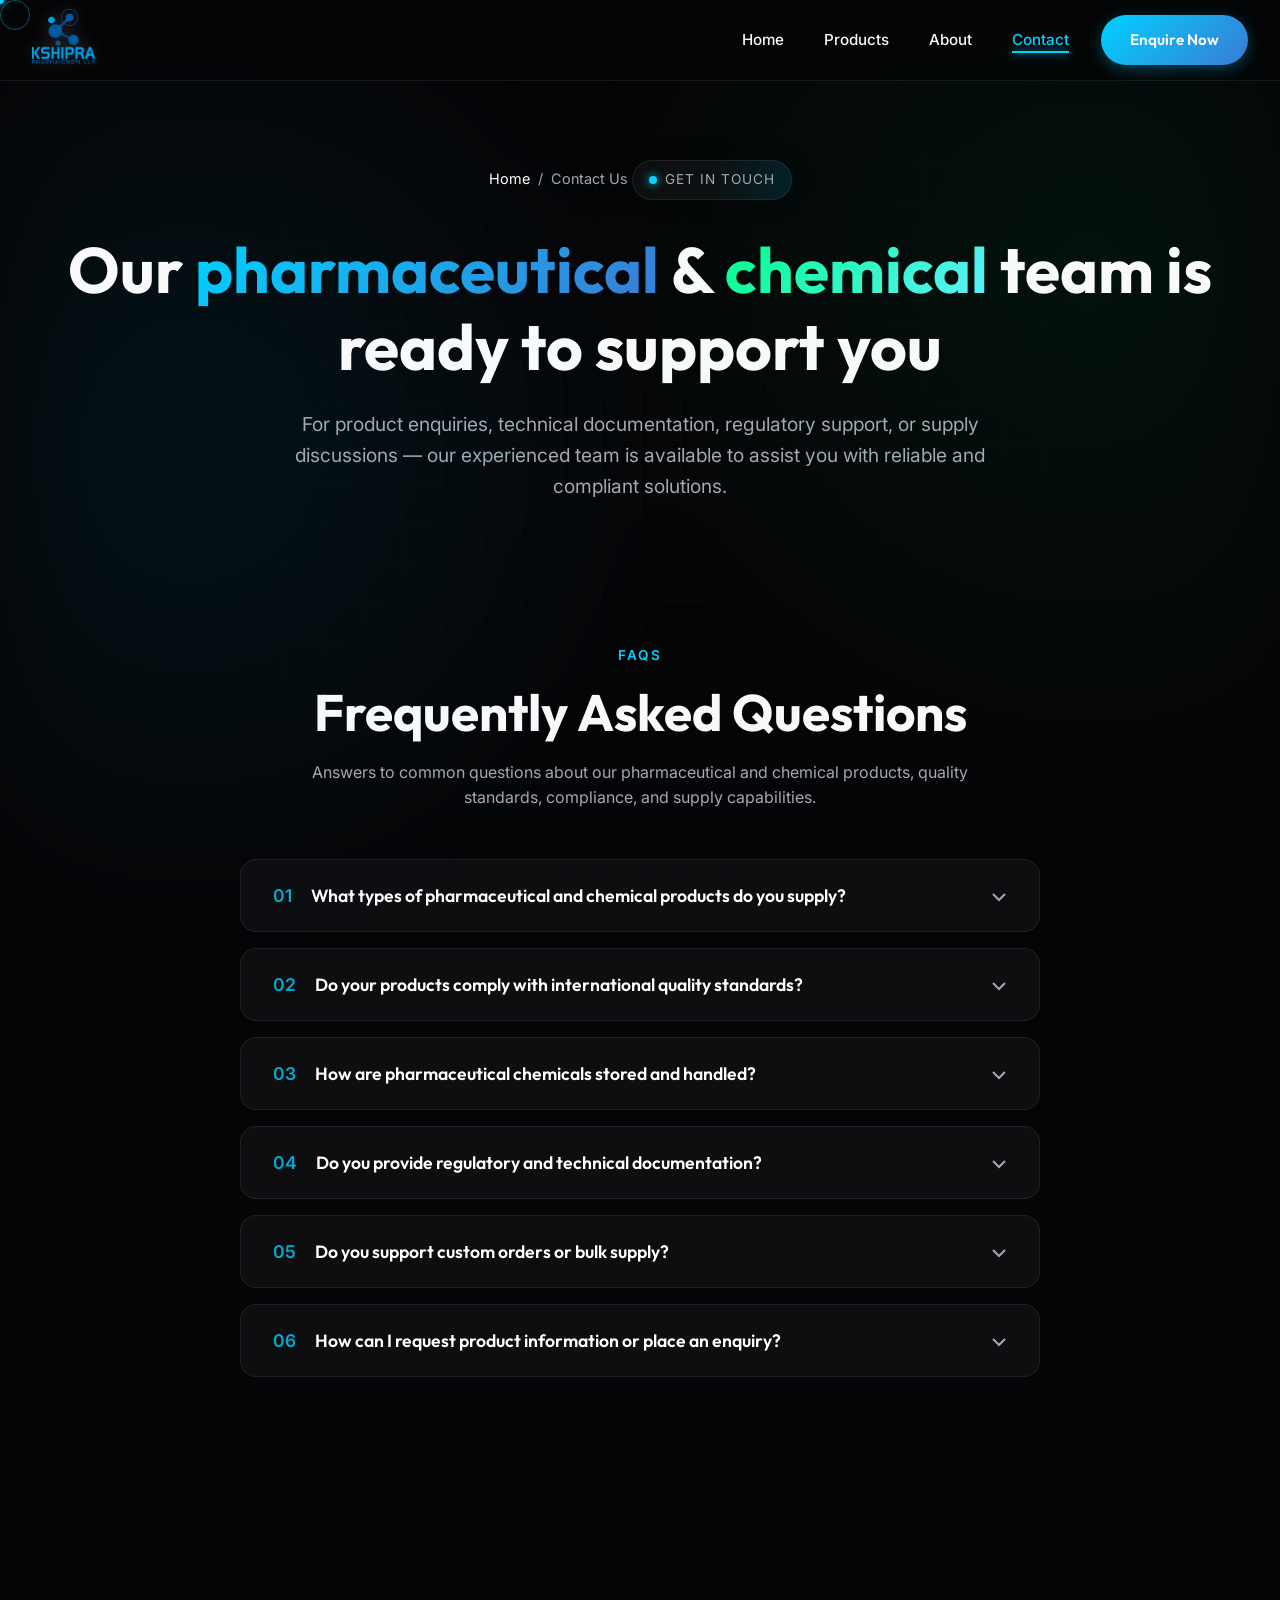
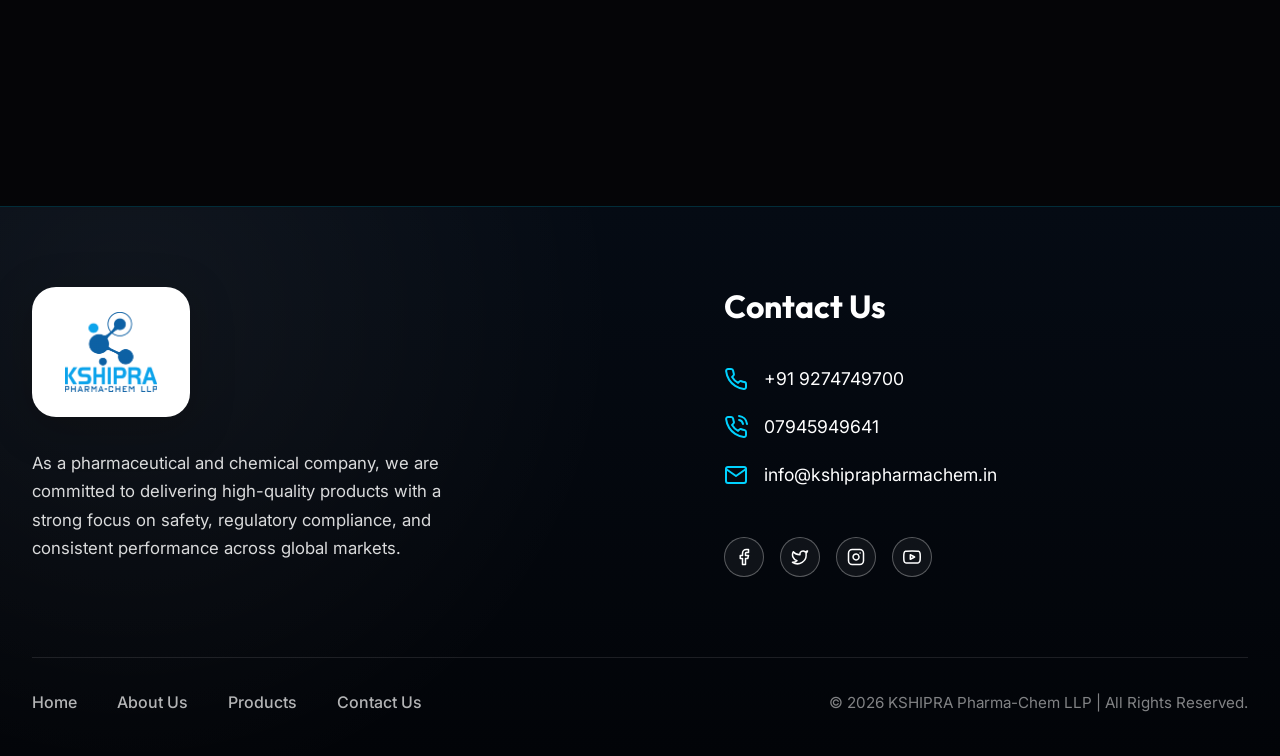
<file: contact.html>
<!DOCTYPE html>
<html lang="en">
  <head>
    <meta charset="utf-8" />
    <meta name="viewport" content="width=device-width, initial-scale=1" />
    <title>Contact Us · Kshipra Pharma-Chem LLP</title>
    <meta
      name="description"
      content="Contact Kshipra Pharma-Chem LLP for pharmaceutical and chemical product enquiries, technical documentation, regulatory support, and supply discussions."
    />
    <link rel="stylesheet" href="css/styles.css" />
    <link rel="icon" type="image/png" href="Kshipra.png" />
  </head>
  <body>
    <!-- Preloader -->
    <div class="preloader">
      <div class="preloader-spinner"></div>
    </div>

    <!-- Custom Cursor -->
    <div class="custom-cursor"></div>
    <div class="custom-cursor-follower"></div>

    <!-- Background Effects -->
    <div class="bg-mesh" aria-hidden="true"></div>
    <div class="bg-grid" aria-hidden="true"></div>

    <header class="site-header" id="top">
      <div class="header-inner">
        <a class="logo-link" href="index.html" aria-label="Kshipra Pharma-Chem home">
          <img src="Kshipra.png" alt="Kshipra Pharma-Chem LLP" />
        </a>
        <nav class="nav-actions" aria-label="Primary">
          <ul class="nav-list">
            <li><a href="index.html">Home</a></li>
            <li><a href="products.html">Products</a></li>
            <li><a href="about.html">About</a></li>
            <li><a href="contact.html" class="is-active">Contact</a></li>
          </ul>
          <a class="btn btn-primary" href="mailto:info@kshiprapharmachem.in?subject=Enquiry%20from%20website">Enquire Now</a>
          <button class="menu-toggle" type="button" aria-expanded="false" aria-controls="mobile-nav" aria-label="Open menu">
            <svg width="24" height="24" fill="none" stroke="currentColor" stroke-width="2" aria-hidden="true">
              <path d="M4 6h16M4 12h16M4 18h16" />
            </svg>
          </button>
        </nav>
      </div>
    </header>

    <div class="mobile-drawer" id="mobile-nav">
      <a href="index.html">Home</a>
      <a href="products.html">Products</a>
      <a href="about.html">About</a>
      <a href="contact.html" class="is-active">Contact</a>
    </div>

    <main>
      <!-- Page Hero -->
      <section class="page-hero container reveal">
        <nav class="breadcrumb" aria-label="Breadcrumb">
          <a href="index.html">Home</a>
          <span aria-hidden="true">/</span>
          <span>Contact Us</span>
        </nav>
        <p class="hero-badge"><span class="dot" aria-hidden="true"></span> Get In Touch</p>
        <h1 class="page-hero-title">Our <span class="grad">pharmaceutical</span> &amp; <span class="grad-chem">chemical</span> team is ready to support you</h1>
        <p class="page-hero-lead">
          For product enquiries, technical documentation, regulatory support, or supply discussions — our experienced team is available to assist you with reliable and compliant solutions.
        </p>
      </section>

      <!-- FAQs -->
      <section class="faqs-block container reveal" id="faqs" style="margin-top: 60px; margin-bottom: 60px;">
        <div class="text-center" style="margin-bottom: 3rem; text-align: center;">
          <p class="section-label">FAQs</p>
          <h2 style="margin: 0 auto;">Frequently Asked Questions</h2>
          <p class="faqs-lead" style="max-width: 700px; margin: 1rem auto 0; color: var(--text-muted);">Answers to common questions about our pharmaceutical and chemical products, quality standards, compliance, and supply capabilities.</p>
        </div>
        <div class="accordion">
          <div class="accordion-item">
            <button class="accordion-trigger" aria-expanded="false">
              <span class="accordion-title"><span>01</span> What types of pharmaceutical and chemical products do you supply?</span>
              <svg class="accordion-icon" width="20" height="20" fill="none" stroke="currentColor" stroke-width="2"><path d="M6 9l6 6 6-6"/></svg>
            </button>
            <div class="accordion-content" hidden>
              <p>We supply pharmaceutical-grade chemicals, APIs, intermediates, and specialty chemicals used across healthcare, life sciences, and industrial applications. Product availability may vary by regulatory and market requirements.</p>
            </div>
          </div>
          <div class="accordion-item">
            <button class="accordion-trigger" aria-expanded="false">
              <span class="accordion-title"><span>02</span> Do your products comply with international quality standards?</span>
              <svg class="accordion-icon" width="20" height="20" fill="none" stroke="currentColor" stroke-width="2"><path d="M6 9l6 6 6-6"/></svg>
            </button>
            <div class="accordion-content" hidden>
              <p>Yes, our pharmaceutical division focuses on compendial compliance (USP, EP, BP) and strict QA parameters, backed by rigorous supplier validation and proper documentation.</p>
            </div>
          </div>
          <div class="accordion-item">
            <button class="accordion-trigger" aria-expanded="false">
              <span class="accordion-title"><span>03</span> How are pharmaceutical chemicals stored and handled?</span>
              <svg class="accordion-icon" width="20" height="20" fill="none" stroke="currentColor" stroke-width="2"><path d="M6 9l6 6 6-6"/></svg>
            </button>
            <div class="accordion-content" hidden>
              <p>All materials are handled under GMP-aligned conditions with temperature controls where applicable, ensuring product integrity from sourcing to final delivery.</p>
            </div>
          </div>
          <div class="accordion-item">
            <button class="accordion-trigger" aria-expanded="false">
              <span class="accordion-title"><span>04</span> Do you provide regulatory and technical documentation?</span>
              <svg class="accordion-icon" width="20" height="20" fill="none" stroke="currentColor" stroke-width="2"><path d="M6 9l6 6 6-6"/></svg>
            </button>
            <div class="accordion-content" hidden>
              <p>Absolutely. We provide full documentation including COAs, MSDS, TSE/BSE statements, and regulatory support necessary for compliance and seamless filing.</p>
            </div>
          </div>
          <div class="accordion-item">
            <button class="accordion-trigger" aria-expanded="false">
              <span class="accordion-title"><span>05</span> Do you support custom orders or bulk supply?</span>
              <svg class="accordion-icon" width="20" height="20" fill="none" stroke="currentColor" stroke-width="2"><path d="M6 9l6 6 6-6"/></svg>
            </button>
            <div class="accordion-content" hidden>
              <p>Yes, we cater to varying scale requirements, from laboratory/R&amp;D quantities to commercial bulk supply, adapting our logistics to fit your schedule.</p>
            </div>
          </div>
          <div class="accordion-item">
            <button class="accordion-trigger" aria-expanded="false">
              <span class="accordion-title"><span>06</span> How can I request product information or place an enquiry?</span>
              <svg class="accordion-icon" width="20" height="20" fill="none" stroke="currentColor" stroke-width="2"><path d="M6 9l6 6 6-6"/></svg>
            </button>
            <div class="accordion-content" hidden>
              <p>You can use the contact form on this website, email us directly with your specifications and target quantities, or call our support lines.</p>
            </div>
          </div>
        </div>
      </section>

      <!-- Contact Main -->
      <section class="contact-main container reveal" id="contact-section">
        <div class="contact-layout">

          <!-- Info Cards -->
          <div class="contact-info reveal-stagger">
            <div class="contact-info-card">
              <div class="contact-info-icon" aria-hidden="true">
                <svg width="28" height="28" fill="none" stroke="var(--primary)" stroke-width="1.5">
                  <path d="M22 16.92v3a2 2 0 01-2.18 2 19.79 19.79 0 01-8.63-3.07 19.5 19.5 0 01-6-6 19.79 19.79 0 01-3.07-8.67A2 2 0 014.11 2h3a2 2 0 012 1.72 12.84 12.84 0 00.7 2.81 2 2 0 01-.45 2.11L8.09 9.91a16 16 0 006 6l1.27-1.27a2 2 0 012.11-.45 12.84 12.84 0 002.81.7A2 2 0 0122 16.92z"/>
                </svg>
              </div>
              <div>
                <h3>Phone</h3>
                <a href="tel:+919274749700">+91 92747 49700</a>
                <a href="tel:+917945949641">07945 949641</a>
              </div>
            </div>

            <div class="contact-info-card">
              <div class="contact-info-icon" aria-hidden="true">
                <svg width="28" height="28" fill="none" stroke="var(--accent-chem)" stroke-width="1.5">
                  <path d="M4 4h20c1.1 0 2 .9 2 2v14c0 1.1-.9 2-2 2H4c-1.1 0-2-.9-2-2V6c0-1.1.9-2 2-2z"/>
                  <path d="M26 6l-12 9L2 6"/>
                </svg>
              </div>
              <div>
                <h3>Email</h3>
                <a href="mailto:info@kshiprapharmachem.in">info@kshiprapharmachem.in</a>
              </div>
            </div>

            <div class="contact-info-card">
              <div class="contact-info-icon" aria-hidden="true">
                <svg width="28" height="28" fill="none" stroke="var(--primary)" stroke-width="1.5">
                  <path d="M21 10c0 7-9 13-9 13S3 17 3 10a9 9 0 0118 0z"/>
                  <circle cx="12" cy="10" r="3"/>
                </svg>
              </div>
              <div>
                <h3>Our Location</h3>
                <p>Ahmedabad, Gujarat, India</p>
                <p>Pharmaceutical &amp; Chemical Operations</p>
              </div>
            </div>

            <div class="contact-info-card">
              <div class="contact-info-icon" aria-hidden="true">
                <svg width="28" height="28" fill="none" stroke="var(--accent-chem)" stroke-width="1.5">
                  <circle cx="12" cy="12" r="10"/>
                  <path d="M12 6v6l4 2"/>
                </svg>
              </div>
              <div>
                <h3>Support Hours</h3>
                <p>24/7 Operational Support</p>
                <p>Mon–Sat: Business Enquiries</p>
              </div>
            </div>

            <!-- Quick links -->
            <div class="contact-quick-links">
              <p class="section-label" style="margin-bottom:1rem;">Quick Enquiries</p>
              <a href="mailto:info@kshiprapharmachem.in?subject=Pharma%20Product%20Enquiry" class="contact-quick-btn">
                <span class="contact-quick-btn__dot contact-quick-btn__dot--pharma"></span>
                Pharma Division Enquiry
              </a>
              <a href="mailto:info@kshiprapharmachem.in?subject=Chemical%20Product%20Enquiry" class="contact-quick-btn">
                <span class="contact-quick-btn__dot contact-quick-btn__dot--chem"></span>
                Chemical Division Enquiry
              </a>
              <a href="mailto:info@kshiprapharmachem.in?subject=Documentation%20Request" class="contact-quick-btn">
                <span class="contact-quick-btn__dot contact-quick-btn__dot--pharma"></span>
                Documentation Request
              </a>
              <a href="mailto:info@kshiprapharmachem.in?subject=Bulk%20Supply%20Enquiry" class="contact-quick-btn">
                <span class="contact-quick-btn__dot contact-quick-btn__dot--chem"></span>
                Bulk Supply Discussion
              </a>
            </div>
          </div>

          <!-- Enquiry Form -->
          <div class="contact-form-wrapper reveal">
            <div class="contact-form-card" id="contact-form-card">
              <div class="contact-form-header">
                <h2>Send an Enquiry</h2>
                <p>Share your product, grade, volume, and destination — our team will respond with documentation and next steps.</p>
              </div>
              <form class="contact-form" id="enquiry-form" novalidate>
                <div class="form-row">
                  <div class="form-group">
                    <label for="contact-name">Full Name <span aria-hidden="true">*</span></label>
                    <input type="text" id="contact-name" name="name" placeholder="Your full name" required autocomplete="name" />
                  </div>
                  <div class="form-group">
                    <label for="contact-company">Company Name</label>
                    <input type="text" id="contact-company" name="company" placeholder="Your company (optional)" autocomplete="organization" />
                  </div>
                </div>
                <div class="form-row">
                  <div class="form-group">
                    <label for="contact-email">Email Address <span aria-hidden="true">*</span></label>
                    <input type="email" id="contact-email" name="email" placeholder="you@company.com" required autocomplete="email" />
                  </div>
                  <div class="form-group">
                    <label for="contact-phone">Phone Number</label>
                    <input type="tel" id="contact-phone" name="phone" placeholder="+91 ..." autocomplete="tel" />
                  </div>
                </div>
                <div class="form-group form-group--full">
                  <label for="contact-division">Division of Interest</label>
                  <div class="form-select-wrapper">
                    <select id="contact-division" name="division">
                      <option value="">Select a division…</option>
                      <option value="pharma">Pharmaceutical Division — APIs &amp; Intermediates</option>
                      <option value="pharma-excipient">Pharmaceutical Division — Excipients</option>
                      <option value="chem-solvent">Chemical Division — Solvents</option>
                      <option value="chem-acid">Chemical Division — Acids &amp; Bases</option>
                      <option value="chem-specialty">Chemical Division — Specialty Chemicals</option>
                      <option value="both">Both Divisions</option>
                      <option value="other">Other / Not Sure</option>
                    </select>
                    <svg class="form-select-arrow" width="16" height="16" fill="none" stroke="currentColor" stroke-width="2" aria-hidden="true">
                      <path d="M4 6l4 4 4-4"/>
                    </svg>
                  </div>
                </div>
                <div class="form-group form-group--full">
                  <label for="contact-product">Product &amp; Specifications</label>
                  <input type="text" id="contact-product" name="product" placeholder="Product name, CAS number, grade, pharmacopoeia reference…" />
                </div>
                <div class="form-group form-group--full">
                  <label for="contact-message">Enquiry Details <span aria-hidden="true">*</span></label>
                  <textarea id="contact-message" name="message" rows="5" placeholder="Describe your quantity requirements, destination, timeline, and any regulatory documentation needs…" required></textarea>
                </div>
                <div class="form-check">
                  <input type="checkbox" id="contact-consent" name="consent" required />
                  <label for="contact-consent">I agree to be contacted by Kshipra Pharma-Chem LLP regarding this enquiry.</label>
                </div>
                <button type="submit" class="btn btn-primary contact-submit" id="contact-submit">
                  <svg width="20" height="20" fill="none" stroke="currentColor" stroke-width="2" aria-hidden="true">
                    <path d="M22 2L11 13M22 2L15 22l-4-9-9-4 20-7z"/>
                  </svg>
                  Send Enquiry
                </button>
                <p class="form-note">We respond to all enquiries within 24 business hours with documentation and pricing details.</p>
              </form>
              <!-- Success State -->
              <div class="form-success" id="form-success" hidden>
                <div class="form-success-icon" aria-hidden="true">
                  <svg width="48" height="48" fill="none" stroke="var(--accent-chem)" stroke-width="1.5">
                    <circle cx="24" cy="24" r="20"/>
                    <path d="M14 24l8 8 12-14"/>
                  </svg>
                </div>
                <h3>Enquiry Sent Successfully!</h3>
                <p>Thank you for reaching out. Our team will review your requirements and respond within 24 business hours with documentation and next steps.</p>
                <a href="products.html" class="btn btn-ghost" style="margin-top:1.5rem;">Browse Products</a>
              </div>
            </div>
          </div>
        </div>
      </section>



      <!-- Map Section -->
      <section class="map-section container reveal" id="location">
        <p class="section-label">Our Location</p>
        <h2>Find Us</h2>
        <div class="map-wrapper">
          <iframe
            title="Kshipra Pharma-Chem LLP Location"
            src="https://www.google.com/maps/embed?pb=!1m18!1m12!1m3!1d235013.7625!2d72.4992!3d23.0225!2m3!1f0!2f0!3f0!3m2!1i1024!2i768!4f13.1!3m3!1m2!1s0x395e848aba5bd449%3A0x4fcedd11614f6516!2sAhmedabad%2C%20Gujarat!5e0!3m2!1sen!2sin!4v1683000000000!5m2!1sen!2sin"
            width="100%"
            height="420"
            style="border:0;"
            allowfullscreen=""
            loading="lazy"
            referrerpolicy="no-referrer-when-downgrade"
          ></iframe>
          <div class="map-overlay-card">
            <div class="map-overlay-icon" aria-hidden="true">
              <svg width="24" height="24" fill="none" stroke="var(--primary)" stroke-width="2">
                <path d="M21 10c0 7-9 13-9 13S3 17 3 10a9 9 0 0118 0z"/>
                <circle cx="12" cy="10" r="3"/>
              </svg>
            </div>
            <div>
              <strong>Kshipra Pharma-Chem LLP</strong>
              <span>Ahmedabad, Gujarat, India</span>
              <a href="https://maps.google.com/?q=Ahmedabad,Gujarat,India" target="_blank" rel="noopener noreferrer" class="map-directions">Get Directions →</a>
            </div>
          </div>
        </div>
      </section>
    </main>

    <footer class="site-footer">
      <div class="container">
        <div class="footer-main">
          <div class="footer-brand">
            <div class="footer-logo-box">
              <img src="Kshipra.png" alt="Kshipra Pharma-Chem LLP" />
            </div>
            <p>
              As a pharmaceutical and chemical company, we are committed to delivering high-quality products with a strong focus on safety, regulatory compliance, and consistent performance across global markets.
            </p>
          </div>
          <div class="footer-contact-info">
            <h3>Contact Us</h3>
            <div class="contact-list">
              <a href="tel:+919274749700" class="contact-item">
                <svg width="24" height="24" viewBox="0 0 24 24" fill="none" stroke="currentColor" stroke-width="2" stroke-linecap="round" stroke-linejoin="round"><path d="M22 16.92v3a2 2 0 0 1-2.18 2 19.79 19.79 0 0 1-8.63-3.07 19.5 19.5 0 0 1-6-6 19.79 19.79 0 0 1-3.07-8.67A2 2 0 0 1 4.11 2h3a2 2 0 0 1 2 1.72 12.84 12.84 0 0 0 .7 2.81 2 2 0 0 1-.45 2.11L8.09 9.91a16 16 0 0 0 6 6l1.27-1.27a2 2 0 0 1 2.11-.45 12.84 12.84 0 0 0 2.81.7A2 2 0 0 1 22 16.92z"></path></svg>
                +91 9274749700
              </a>
              <a href="tel:07945949641" class="contact-item">
                <svg width="24" height="24" viewBox="0 0 24 24" fill="none" stroke="currentColor" stroke-width="2" stroke-linecap="round" stroke-linejoin="round"><path d="M15.05 5A5 5 0 0 1 19 8.95M15.05 1A9 9 0 0 1 23 8.94m-1 7.98v3a2 2 0 0 1-2.18 2 19.79 19.79 0 0 1-8.63-3.07 19.5 19.5 0 0 1-6-6 19.79 19.79 0 0 1-3.07-8.67A2 2 0 0 1 4.11 2h3a2 2 0 0 1 2 1.72 12.84 12.84 0 0 0 .7 2.81 2 2 0 0 1-.45 2.11L8.09 9.91a16 16 0 0 0 6 6l1.27-1.27a2 2 0 0 1 2.11-.45 12.84 12.84 0 0 0 2.81.7A2 2 0 0 1 22 16.92z"></path></svg>
                07945949641
              </a>
              <a href="mailto:info@kshiprapharmachem.in" class="contact-item">
                <svg width="24" height="24" viewBox="0 0 24 24" fill="none" stroke="currentColor" stroke-width="2" stroke-linecap="round" stroke-linejoin="round"><path d="M4 4h16c1.1 0 2 .9 2 2v12c0 1.1-.9 2-2 2H4c-1.1 0-2-.9-2-2V6c0-1.1.9-2 2-2z"></path><polyline points="22,6 12,13 2,6"></polyline></svg>
                info@kshiprapharmachem.in
              </a>
            </div>
            <div class="footer-socials">
              <a href="#" class="social-link" aria-label="Facebook">
                <svg width="24" height="24" viewBox="0 0 24 24" fill="none" stroke="currentColor" stroke-width="2" stroke-linecap="round" stroke-linejoin="round"><path d="M18 2h-3a5 5 0 0 0-5 5v3H7v4h3v8h4v-8h3l1-4h-4V7a1 1 0 0 1 1-1h3z"></path></svg>
              </a>
              <a href="#" class="social-link" aria-label="Twitter">
                <svg width="24" height="24" viewBox="0 0 24 24" fill="none" stroke="currentColor" stroke-width="2" stroke-linecap="round" stroke-linejoin="round"><path d="M22 4s-.7 2.1-2 3.4c1.6 10-9.4 17.3-18 11.6 2.2.1 4.4-.6 6-2C3 15.5.5 9.6 3 5c2.2 2.6 5.6 4.1 9 4-.9-4.2 4-6.6 7-3.8 1.1 0 3-1.2 3-1.2z"></path></svg>
              </a>
              <a href="#" class="social-link" aria-label="Instagram">
                <svg width="24" height="24" viewBox="0 0 24 24" fill="none" stroke="currentColor" stroke-width="2" stroke-linecap="round" stroke-linejoin="round"><rect x="2" y="2" width="20" height="20" rx="5" ry="5"></rect><path d="M16 11.37A4 4 0 1 1 12.63 8 4 4 0 0 1 16 11.37z"></path><line x1="17.5" y1="6.5" x2="17.51" y2="6.5"></line></svg>
              </a>
              <a href="#" class="social-link" aria-label="YouTube">
                <svg width="24" height="24" viewBox="0 0 24 24" fill="none" stroke="currentColor" stroke-width="2" stroke-linecap="round" stroke-linejoin="round"><path d="M22.54 6.42a2.78 2.78 0 0 0-1.94-2C18.88 4 12 4 12 4s-6.88 0-8.6.42a2.78 2.78 0 0 0-1.94 2C1 8.11 1 12 1 12s0 3.89.46 5.58a2.78 2.78 0 0 0 1.94 2c1.72.42 8.6.42 8.6.42s6.88 0 8.6-.42a2.78 2.78 0 0 0 1.94-2C23 15.89 23 12 23 12s0-3.89-.46-5.58z"></path><polygon points="9.75 15.02 15.5 12 9.75 8.98 9.75 15.02"></polygon></svg>
              </a>
            </div>
          </div>
        </div>
        <div class="footer-bottom">
          <ul class="footer-bottom-nav">
            <li><a href="index.html">Home</a></li>
            <li><a href="about.html">About Us</a></li>
            <li><a href="products.html">Products</a></li>
            <li><a href="contact.html">Contact Us</a></li>
          </ul>
          <p class="footer-copy">© 2026 KSHIPRA Pharma-Chem LLP | All Rights Reserved.</p>
        </div>
      </div>
    </footer>

    <script src="js/main.js"></script>
    <script>
      // Contact Form Handling
      (function () {
        var form = document.getElementById("enquiry-form");
        var successDiv = document.getElementById("form-success");
        var formCard = document.getElementById("contact-form-card");
        var submitBtn = document.getElementById("contact-submit");

        if (!form) return;

        // Real-time validation feedback
        var inputs = form.querySelectorAll("input[required], textarea[required]");
        inputs.forEach(function (input) {
          input.addEventListener("blur", function () {
            if (input.value.trim() === "") {
              input.classList.add("is-error");
            } else {
              input.classList.remove("is-error");
            }
          });
          input.addEventListener("input", function () {
            if (input.value.trim() !== "") {
              input.classList.remove("is-error");
            }
          });
        });

        form.addEventListener("submit", function (e) {
          e.preventDefault();
          // Validate
          var valid = true;
          inputs.forEach(function (input) {
            if (!input.checkValidity()) {
              input.classList.add("is-error");
              valid = false;
            }
          });
          var consent = document.getElementById("contact-consent");
          if (!consent.checked) {
            consent.parentElement.classList.add("is-error");
            valid = false;
          }
          if (!valid) return;

          // Build mailto
          var name = document.getElementById("contact-name").value;
          var company = document.getElementById("contact-company").value;
          var email = document.getElementById("contact-email").value;
          var phone = document.getElementById("contact-phone").value;
          var division = document.getElementById("contact-division").value;
          var product = document.getElementById("contact-product").value;
          var message = document.getElementById("contact-message").value;

          var body = "Name: " + name + "\n" +
            (company ? "Company: " + company + "\n" : "") +
            "Email: " + email + "\n" +
            (phone ? "Phone: " + phone + "\n" : "") +
            (division ? "Division: " + division + "\n" : "") +
            (product ? "Product/Spec: " + product + "\n" : "") +
            "\nMessage:\n" + message;

          submitBtn.disabled = true;
          submitBtn.textContent = "Sending…";

          // Simulate async and show success
          setTimeout(function () {
            window.location.href = "mailto:info@kshiprapharmachem.in?subject=Enquiry%20from%20Website%20-%20" +
              encodeURIComponent(name) +
              "&body=" + encodeURIComponent(body);

            // Show success after brief delay
            setTimeout(function () {
              form.hidden = true;
              successDiv.hidden = false;
            }, 600);
          }, 400);
        });
      })();
    </script>
  </body>
</html>
</file>
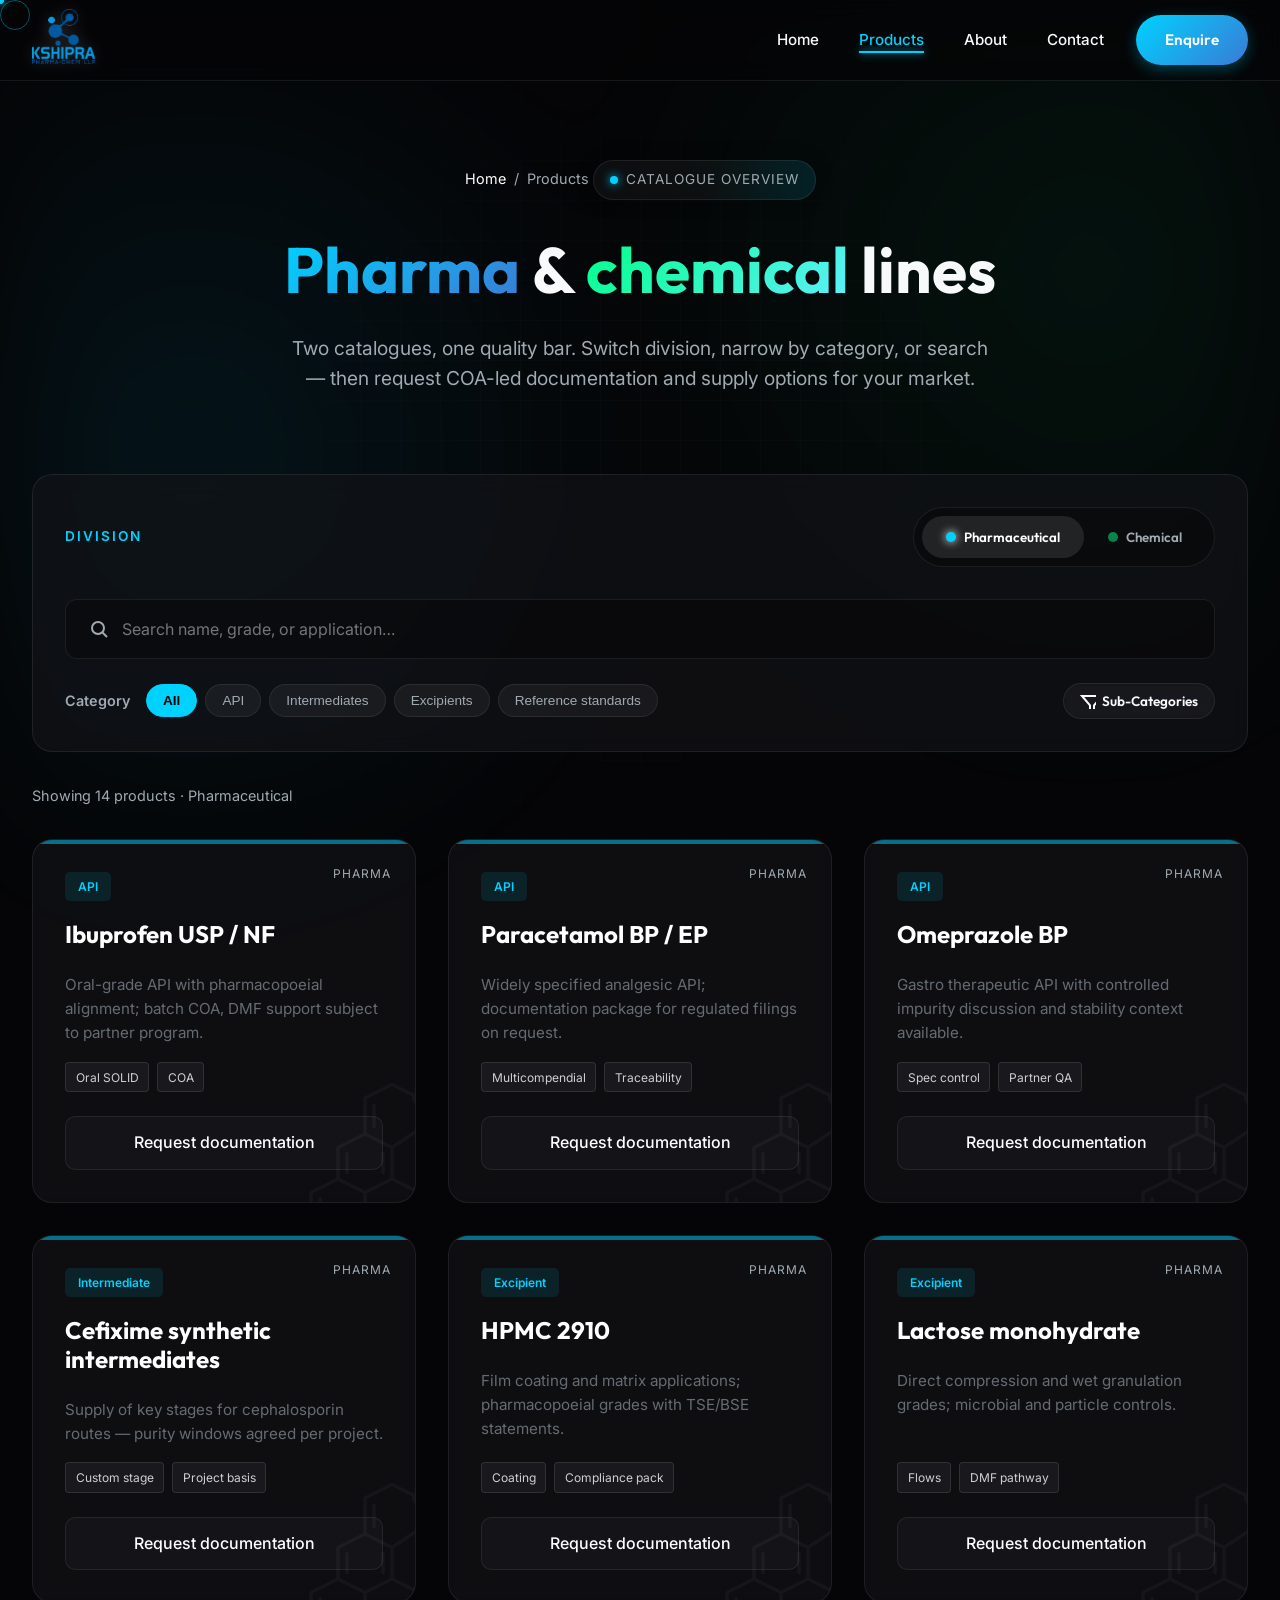
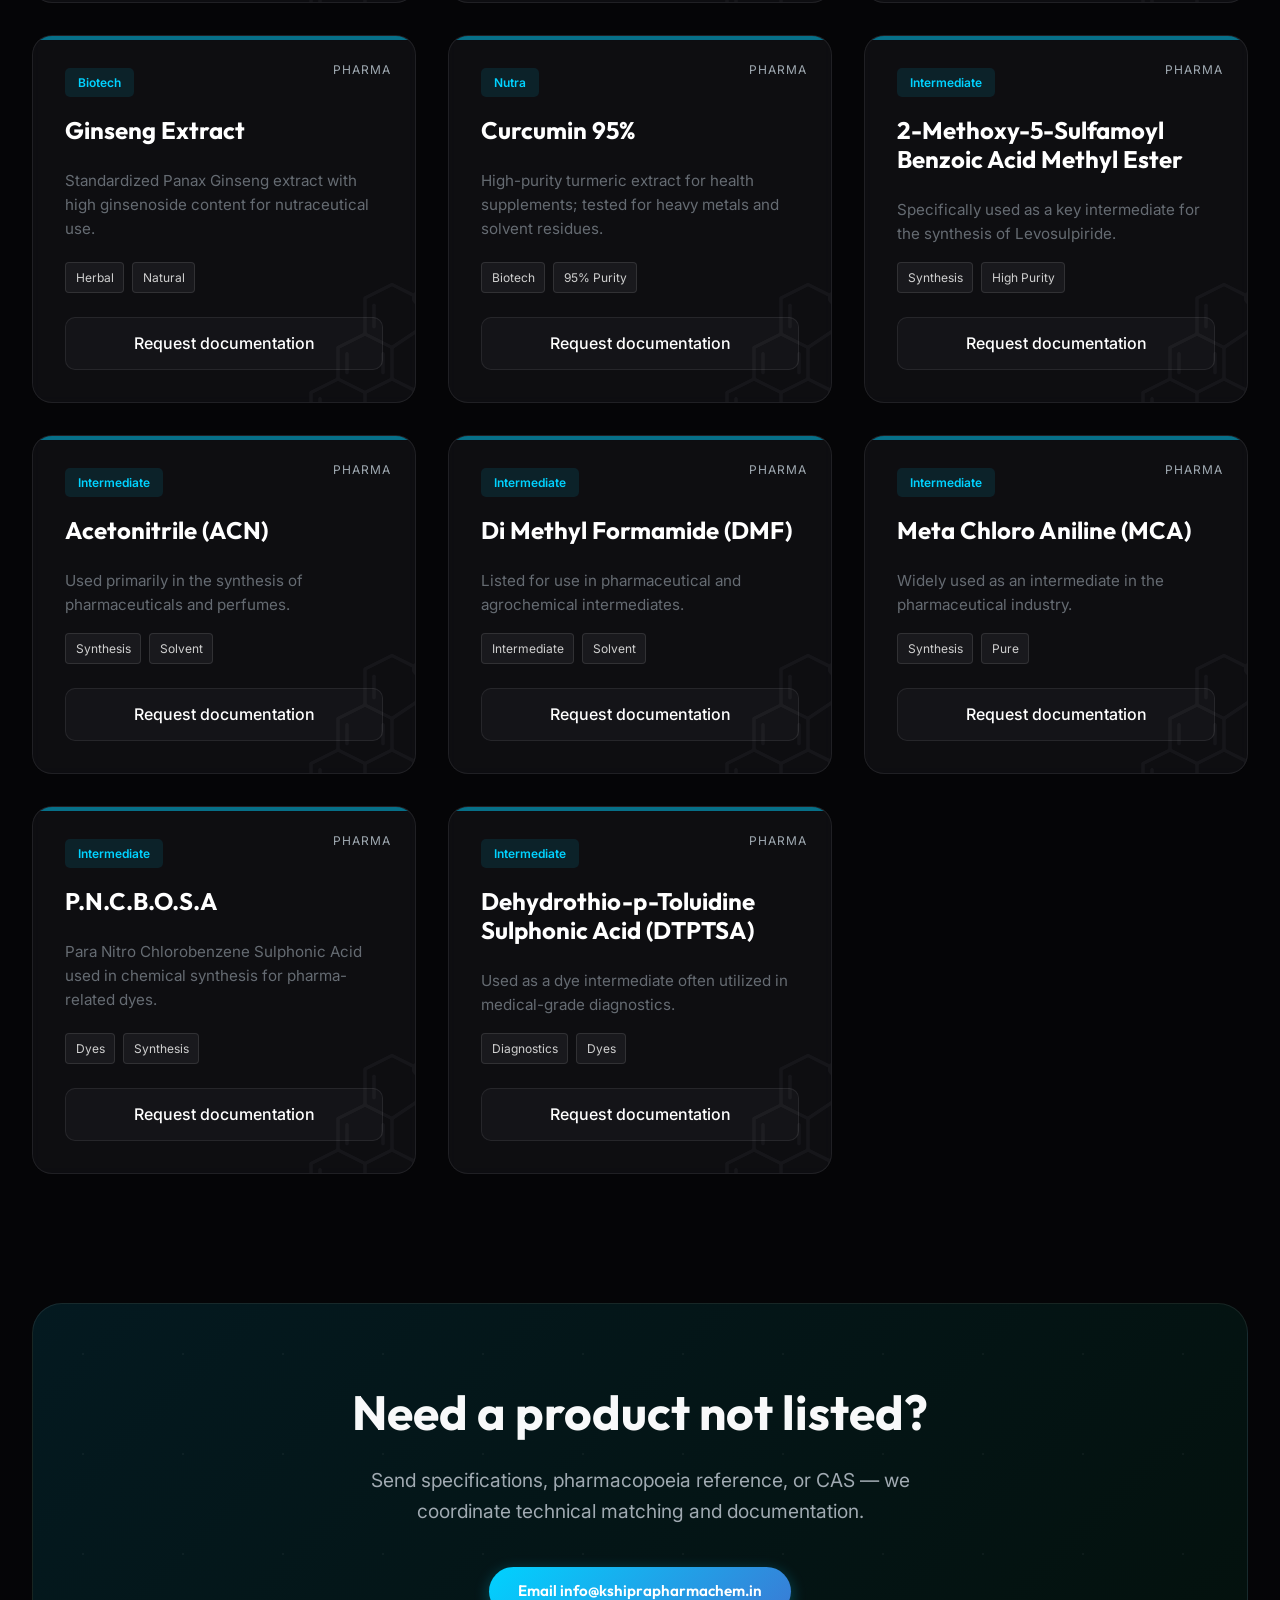
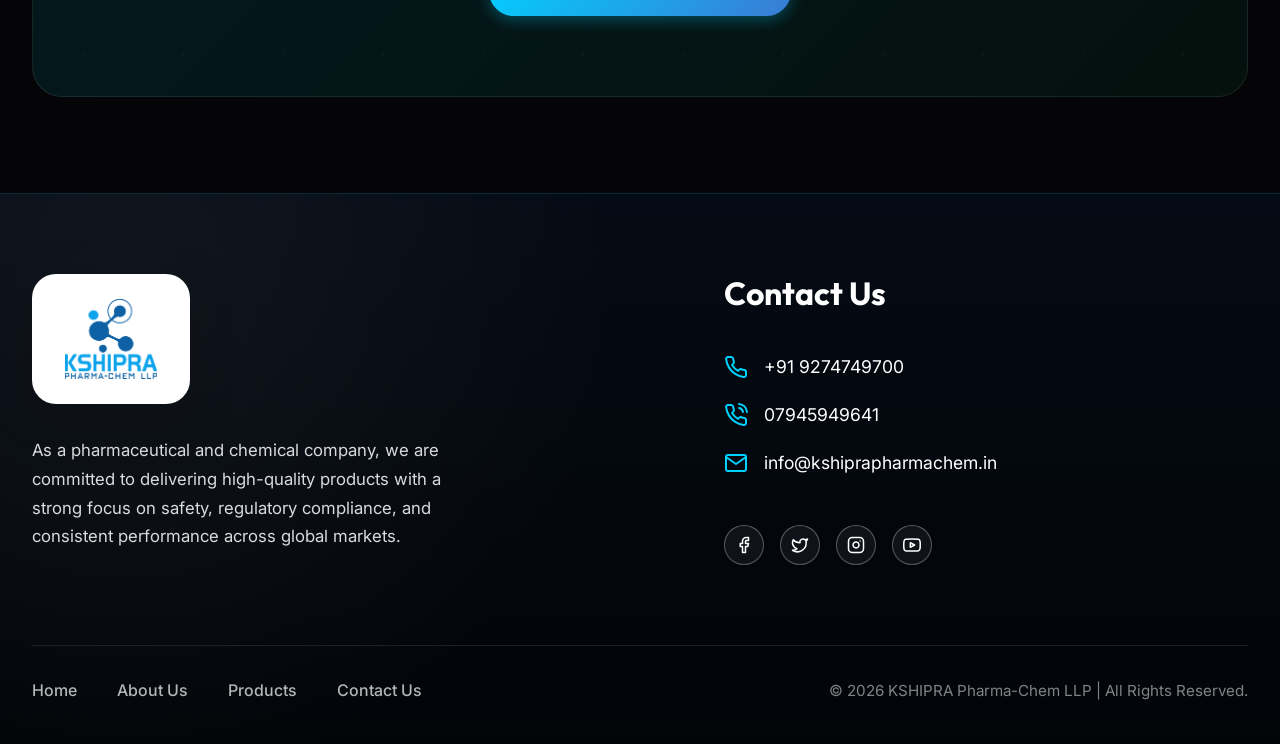
<file: products.html>
<!DOCTYPE html>
<html lang="en">
  <head>
    <meta charset="utf-8" />
    <meta name="viewport" content="width=device-width, initial-scale=1" />
    <title>Products · Kshipra Pharma-Chem LLP</title>
    <meta
      name="description"
      content="Explore Kshipra pharmaceutical and specialty chemical product lines — filter by division, category, or search."
    />
    <link rel="stylesheet" href="css/styles.css" />
    <link rel="icon" type="image/png" href="Kshipra.png" />
  </head>
  <body>
    <!-- Preloader -->
    <div class="preloader">
      <div class="preloader-spinner"></div>
    </div>

    <!-- Custom Cursor -->
    <div class="custom-cursor"></div>
    <div class="custom-cursor-follower"></div>

    <div class="bg-mesh" aria-hidden="true"></div>
    <div class="bg-grid" aria-hidden="true"></div>

    <header class="site-header" id="top">
      <div class="header-inner">
        <a class="logo-link" href="index.html" aria-label="Kshipra Pharma-Chem home">
          <img src="Kshipra.png" alt="Kshipra Pharma-Chem LLP" />
        </a>
        <nav class="nav-actions" aria-label="Primary">
          <ul class="nav-list">
            <li><a href="index.html">Home</a></li>
            <li><a href="products.html" class="is-active">Products</a></li>
            <li><a href="about.html">About</a></li>
            <li><a href="contact.html">Contact</a></li>
          </ul>
          <a class="btn btn-primary" href="mailto:info@kshiprapharmachem.in?subject=Product%20enquiry">Enquire</a>
          <button class="menu-toggle" type="button" aria-expanded="false" aria-controls="mobile-nav" aria-label="Open menu">
            <svg width="24" height="24" fill="none" stroke="currentColor" stroke-width="2" aria-hidden="true">
              <path d="M4 6h16M4 12h16M4 18h16" />
            </svg>
          </button>
        </nav>
      </div>
    </header>

    <div class="mobile-drawer" id="mobile-nav">
      <a href="index.html">Home</a>
      <a href="products.html" class="is-active">Products</a>
      <a href="about.html">About</a>
      <a href="contact.html">Contact</a>
    </div>

    <main>
      <section class="page-hero container reveal">
        <nav class="breadcrumb" aria-label="Breadcrumb">
          <a href="index.html">Home</a>
          <span aria-hidden="true">/</span>
          <span>Products</span>
        </nav>
        <p class="hero-badge"><span class="dot" aria-hidden="true"></span> Catalogue overview</p>
        <h1 class="page-hero-title"><span class="grad">Pharma</span> &amp; <span class="grad-chem">chemical</span> lines</h1>
        <p class="page-hero-lead">
          Two catalogues, one quality bar. Switch division, narrow by category, or search — then request COA-led documentation and supply
          options for your market.
        </p>
      </section>

      <section class="products-shell container">
        <div class="products-toolbar reveal">
          <div class="products-toolbar-top">
            <p class="section-label" style="margin: 0;">Division</p>
            <div class="division-switch" role="tablist">
              <button type="button" class="division-switch__btn is-active" role="tab" aria-selected="true" id="tab-pharma" data-division="pharma">
                <span class="division-switch__mark division-switch__mark--pharma" aria-hidden="true"></span>
                Pharmaceutical
              </button>
              <button type="button" class="division-switch__btn" role="tab" aria-selected="false" id="tab-chem" data-division="chem">
                <span class="division-switch__mark division-switch__mark--chem" aria-hidden="true"></span>
                Chemical
              </button>
            </div>
          </div>

          <div class="products-filters">
            <label class="search-field">
              <span class="visually-hidden">Search products</span>
              <svg class="search-field__icon" width="20" height="20" fill="none" stroke="currentColor" stroke-width="2" aria-hidden="true">
                <circle cx="9" cy="9" r="6" />
                <path d="M13.5 13.5L18 18" />
              </svg>
              <input type="search" id="product-search" class="search-field__input" placeholder="Search name, grade, or application…" autocomplete="off" spellcheck="false" />
            </label>

            <div class="filter-chips-wrap">
              <span class="filter-chips-label" id="filter-chips-label">Category</span>
              <div class="filter-chips" id="filter-chips" role="group" aria-labelledby="filter-chips-label"></div>
              <button type="button" class="btn btn-ghost subcat-btn" id="subcat-open" style="padding: 0.5rem 1rem; font-size: 0.85rem; margin-left: auto;">
                <svg width="16" height="16" fill="none" stroke="currentColor" stroke-width="2" style="margin-right:0.4rem"><path d="M22 3H2l8 9.46V19l4 2v-8.54L22 3z"/></svg>
                Sub-Categories
              </button>
            </div>
          </div>
        </div>

        <p class="products-count" id="products-count" aria-live="polite"></p>

        <div class="product-grid reveal" id="product-grid">
          <!-- Pharma -->
          <article class="product-card product-card--pharma" data-division="pharma" data-category="api" data-subcategory="nsaids" data-search="ibuprofen usp nf anti-inflammatory api oral solid dose" data-cas="15687-27-1" data-formula="C13H18O2" data-purity=">= 99%" data-appearance="White powder" data-storage="Room Temp" data-compliance="USP/NF">
            <span class="product-card__kind">Pharma</span>
            <span class="product-card__pill">API</span>
            <h3 class="product-card__title">Ibuprofen USP / NF</h3>
            <p class="product-card__desc">Oral-grade API with pharmacopoeial alignment; batch COA, DMF support subject to partner program.</p>
            <ul class="product-card__tags"><li>Oral SOLID</li><li>COA</li></ul>
            <a class="product-card__cta" href="mailto:info@kshiprapharmachem.in?subject=Enquiry%3A%20Ibuprofen">Request documentation</a>
          </article>

          <article class="product-card product-card--pharma" data-division="pharma" data-category="api" data-subcategory="analgesic" data-search="paracetamol acetaminophen bp ep api analgesic" data-cas="103-90-2" data-formula="C8H9NO2" data-purity=">= 99%" data-appearance="White crystalline" data-storage="Room Temp" data-compliance="BP/EP/USP">
            <span class="product-card__kind">Pharma</span>
            <span class="product-card__pill">API</span>
            <h3 class="product-card__title">Paracetamol BP / EP</h3>
            <p class="product-card__desc">Widely specified analgesic API; documentation package for regulated filings on request.</p>
            <ul class="product-card__tags"><li>Multicompendial</li><li>Traceability</li></ul>
            <a class="product-card__cta" href="mailto:info@kshiprapharmachem.in?subject=Enquiry%3A%20Paracetamol">Request documentation</a>
          </article>

          <article class="product-card product-card--pharma" data-division="pharma" data-category="api" data-subcategory="gastrointestinal" data-search="omeprazole proton pump inhibitor api gastro" data-cas="73590-58-6" data-formula="C17H19N3O3S" data-purity=">= 99%" data-appearance="White powder" data-storage="Room Temp" data-compliance="BP">
            <span class="product-card__kind">Pharma</span>
            <span class="product-card__pill">API</span>
            <h3 class="product-card__title">Omeprazole BP</h3>
            <p class="product-card__desc">Gastro therapeutic API with controlled impurity discussion and stability context available.</p>
            <ul class="product-card__tags"><li>Spec control</li><li>Partner QA</li></ul>
            <a class="product-card__cta" href="mailto:info@kshiprapharmachem.in?subject=Enquiry%3A%20Omeprazole">Request documentation</a>
          </article>

          <article class="product-card product-card--pharma" data-division="pharma" data-category="intermediate" data-subcategory="antibiotic-intermediate" data-search="cefixime intermediate cephalosporin synthesis" data-cas="TBA" data-formula="TBA" data-purity=">= 99%" data-appearance="Standard" data-storage="Room Temp" data-compliance="Standard Grade">
            <span class="product-card__kind">Pharma</span>
            <span class="product-card__pill">Intermediate</span>
            <h3 class="product-card__title">Cefixime synthetic intermediates</h3>
            <p class="product-card__desc">Supply of key stages for cephalosporin routes — purity windows agreed per project.</p>
            <ul class="product-card__tags"><li>Custom stage</li><li>Project basis</li></ul>
            <a class="product-card__cta" href="mailto:info@kshiprapharmachem.in?subject=Enquiry%3A%20Cefixime%20intermediates">Request documentation</a>
          </article>

          <article class="product-card product-card--pharma" data-division="pharma" data-category="excipient" data-subcategory="binder-coating" data-search="hpmc hypromellose 2910 tablet film coat excipient" data-cas="TBA" data-formula="TBA" data-purity=">= 99%" data-appearance="Standard" data-storage="Room Temp" data-compliance="Standard Grade">
            <span class="product-card__kind">Pharma</span>
            <span class="product-card__pill">Excipient</span>
            <h3 class="product-card__title">HPMC 2910</h3>
            <p class="product-card__desc">Film coating and matrix applications; pharmacopoeial grades with TSE/BSE statements.</p>
            <ul class="product-card__tags"><li>Coating</li><li>Compliance pack</li></ul>
            <a class="product-card__cta" href="mailto:info@kshiprapharmachem.in?subject=Enquiry%3A%20HPMC%202910">Request documentation</a>
          </article>

          <article class="product-card product-card--pharma" data-division="pharma" data-category="api" data-subcategory="diluent" data-search="lactose monohydrate tablet diluent excipient" data-cas="TBA" data-formula="TBA" data-purity=">= 99%" data-appearance="Standard" data-storage="Room Temp" data-compliance="Standard Grade">
            <span class="product-card__kind">Pharma</span>
            <span class="product-card__pill">Excipient</span>
            <h3 class="product-card__title">Lactose monohydrate</h3>
            <p class="product-card__desc">Direct compression and wet granulation grades; microbial and particle controls.</p>
            <ul class="product-card__tags"><li>Flows</li><li>DMF pathway</li></ul>
            <a class="product-card__cta" href="mailto:info@kshiprapharmachem.in?subject=Enquiry%3A%20Lactose">Request documentation</a>
          </article>

          <article class="product-card product-card--pharma" data-division="pharma" data-category="api" data-subcategory="herbal-extract" data-search="ginseng extract panax herbal biotech" data-cas="90045-38-8" data-formula="Complex" data-purity="Standardized Extract" data-appearance="Brown powder" data-storage="Cool, dry place" data-compliance="Nutraceutical">
            <span class="product-card__kind">Pharma</span>
            <span class="product-card__pill">Biotech</span>
            <h3 class="product-card__title">Ginseng Extract</h3>
            <p class="product-card__desc">Standardized Panax Ginseng extract with high ginsenoside content for nutraceutical use.</p>
            <ul class="product-card__tags"><li>Herbal</li><li>Natural</li></ul>
            <a class="product-card__cta" href="mailto:info@kshiprapharmachem.in?subject=Enquiry%3A%20Ginseng%20Extract">Request documentation</a>
          </article>

          <article class="product-card product-card--pharma" data-division="pharma" data-category="api" data-subcategory="nutraceutical" data-search="curcumin 95 percent turmeric extract nutraceutical" data-cas="458-37-7" data-formula="C21H20O6" data-purity=">= 95%" data-appearance="Yellow-orange powder" data-storage="Protect from light" data-compliance="Food/Pharma">
            <span class="product-card__kind">Pharma</span>
            <span class="product-card__pill">Nutra</span>
            <h3 class="product-card__title">Curcumin 95%</h3>
            <p class="product-card__desc">High-purity turmeric extract for health supplements; tested for heavy metals and solvent residues.</p>
            <ul class="product-card__tags"><li>Biotech</li><li>95% Purity</li></ul>
            <a class="product-card__cta" href="mailto:info@kshiprapharmachem.in?subject=Enquiry%3A%20Curcumin%2095%25">Request documentation</a>
          </article>

          <article class="product-card product-card--pharma" data-division="pharma" data-category="intermediate" data-subcategory="synthesis-intermediate" data-search="2-methoxy-5-sulfamoyl benzoic acid methyl ester levosulpiride intermediate" data-cas="TBA" data-formula="TBA" data-purity=">= 99%" data-appearance="Standard" data-storage="Room Temp" data-compliance="Standard Grade">
            <span class="product-card__kind">Pharma</span>
            <span class="product-card__pill">Intermediate</span>
            <h3 class="product-card__title">2-Methoxy-5-Sulfamoyl Benzoic Acid Methyl Ester</h3>
            <p class="product-card__desc">Specifically used as a key intermediate for the synthesis of Levosulpiride.</p>
            <ul class="product-card__tags"><li>Synthesis</li><li>High Purity</li></ul>
            <a class="product-card__cta" href="mailto:info@kshiprapharmachem.in?subject=Enquiry%3A%202-Methoxy-5-Sulfamoyl%20Benzoic%20Acid%20Methyl%20Ester">Request documentation</a>
          </article>

          <article class="product-card product-card--pharma" data-division="pharma" data-category="intermediate" data-subcategory="synthesis-intermediate" data-search="acetonitrile acn solvent synthesis perfumes" data-cas="75-05-8" data-formula="C2H3N" data-purity=">= 99%" data-appearance="Clear liquid" data-storage="Flammable cabinet" data-compliance="Standard Grade">
            <span class="product-card__kind">Pharma</span>
            <span class="product-card__pill">Intermediate</span>
            <h3 class="product-card__title">Acetonitrile (ACN)</h3>
            <p class="product-card__desc">Used primarily in the synthesis of pharmaceuticals and perfumes.</p>
            <ul class="product-card__tags"><li>Synthesis</li><li>Solvent</li></ul>
            <a class="product-card__cta" href="mailto:info@kshiprapharmachem.in?subject=Enquiry%3A%20Acetonitrile">Request documentation</a>
          </article>

          <article class="product-card product-card--pharma" data-division="pharma" data-category="intermediate" data-subcategory="synthesis-intermediate" data-search="di methyl formamide dmf solvent pharma agrochemical" data-cas="68-12-2" data-formula="C3H7NO" data-purity=">= 99%" data-appearance="Clear liquid" data-storage="Room Temp" data-compliance="Standard Grade">
            <span class="product-card__kind">Pharma</span>
            <span class="product-card__pill">Intermediate</span>
            <h3 class="product-card__title">Di Methyl Formamide (DMF)</h3>
            <p class="product-card__desc">Listed for use in pharmaceutical and agrochemical intermediates.</p>
            <ul class="product-card__tags"><li>Intermediate</li><li>Solvent</li></ul>
            <a class="product-card__cta" href="mailto:info@kshiprapharmachem.in?subject=Enquiry%3A%20DMF">Request documentation</a>
          </article>

          <article class="product-card product-card--pharma" data-division="pharma" data-category="intermediate" data-subcategory="synthesis-intermediate" data-search="meta chloro aniline mca pharmaceutical intermediate" data-cas="108-42-9" data-formula="C6H6ClN" data-purity=">= 99%" data-appearance="Clear to amber liquid" data-storage="Room Temp" data-compliance="Standard Grade">
            <span class="product-card__kind">Pharma</span>
            <span class="product-card__pill">Intermediate</span>
            <h3 class="product-card__title">Meta Chloro Aniline (MCA)</h3>
            <p class="product-card__desc">Widely used as an intermediate in the pharmaceutical industry.</p>
            <ul class="product-card__tags"><li>Synthesis</li><li>Pure</li></ul>
            <a class="product-card__cta" href="mailto:info@kshiprapharmachem.in?subject=Enquiry%3A%20MCA">Request documentation</a>
          </article>

          <article class="product-card product-card--pharma" data-division="pharma" data-category="intermediate" data-subcategory="synthesis-intermediate" data-search="pncbosa para nitro chlorobenzene sulphonic acid dyes pigments synthesis" data-cas="TBA" data-formula="C6H4ClNO5S" data-purity=">= 99%" data-appearance="Standard" data-storage="Room Temp" data-compliance="Standard Grade">
            <span class="product-card__kind">Pharma</span>
            <span class="product-card__pill">Intermediate</span>
            <h3 class="product-card__title">P.N.C.B.O.S.A</h3>
            <p class="product-card__desc">Para Nitro Chlorobenzene Sulphonic Acid used in chemical synthesis for pharma-related dyes.</p>
            <ul class="product-card__tags"><li>Dyes</li><li>Synthesis</li></ul>
            <a class="product-card__cta" href="mailto:info@kshiprapharmachem.in?subject=Enquiry%3A%20PNCBOSA">Request documentation</a>
          </article>

          <article class="product-card product-card--pharma" data-division="pharma" data-category="intermediate" data-subcategory="synthesis-intermediate" data-search="dehydrothio-p-toluidine sulphonic acid dtptsa dye intermediate diagnostics" data-cas="TBA" data-formula="TBA" data-purity=">= 99%" data-appearance="Standard" data-storage="Room Temp" data-compliance="Standard Grade">
            <span class="product-card__kind">Pharma</span>
            <span class="product-card__pill">Intermediate</span>
            <h3 class="product-card__title">Dehydrothio-p-Toluidine Sulphonic Acid (DTPTSA)</h3>
            <p class="product-card__desc">Used as a dye intermediate often utilized in medical-grade diagnostics.</p>
            <ul class="product-card__tags"><li>Diagnostics</li><li>Dyes</li></ul>
            <a class="product-card__cta" href="mailto:info@kshiprapharmachem.in?subject=Enquiry%3A%20DTPTSA">Request documentation</a>
          </article>

          <!-- Chemical -->
          <article class="product-card product-card--chem" data-division="chem" data-category="solvent" data-subcategory="analytical-solvent" data-search="acetone hplc solvent chromatography" data-cas="67-64-1" data-formula="C3H6O" data-purity="HPLC Grade" data-appearance="Clear liquid" data-storage="Flammable cabinet" data-compliance="ACS">
            <span class="product-card__kind">Chemical</span>
            <span class="product-card__pill product-card__pill--chem">Solvent</span>
            <h3 class="product-card__title">Acetone — HPLC</h3>
            <p class="product-card__desc">Low UV absorbance solvent for LC workflows; amber packaging options available.</p>
            <ul class="product-card__tags"><li>LAB / QC</li><li>MSDS</li></ul>
            <a class="product-card__cta" href="mailto:info@kshiprapharmachem.in?subject=Enquiry%3A%20Acetone%20HPLC">Request documentation</a>
          </article>

          <article class="product-card product-card--chem" data-division="chem" data-category="solvent" data-subcategory="industrial-solvent" data-search="methanol acs solvent" data-cas="67-56-1" data-formula="CH3OH" data-purity="ACS Grade" data-appearance="Clear liquid" data-storage="Flammable cabinet" data-compliance="ACS">
            <span class="product-card__kind">Chemical</span>
            <span class="product-card__pill product-card__pill--chem">Solvent</span>
            <h3 class="product-card__title">Methanol — ACS</h3>
            <p class="product-card__desc">General-purpose and analytical methanol grades with hazardous handling advisory pack.</p>
            <ul class="product-card__tags"><li>BULK</li><li>ADR aware</li></ul>
            <a class="product-card__cta" href="mailto:info@kshiprapharmachem.in?subject=Enquiry%3A%20Methanol%20ACS">Request documentation</a>
          </article>

          <article class="product-card product-card--chem" data-division="chem" data-category="acid" data-subcategory="mineral-acid" data-search="hydrochloric acid 37 percent acs" data-cas="TBA" data-formula="TBA" data-purity=">= 99%" data-appearance="Standard" data-storage="Room Temp" data-compliance="Standard Grade">
            <span class="product-card__kind">Chemical</span>
            <span class="product-card__pill product-card__pill--chem">Acid</span>
            <h3 class="product-card__title">Hydrochloric acid ~37%</h3>
            <p class="product-card__desc">Corrosive mineral acid with compliant labeling and segregation guidance for storage.</p>
            <ul class="product-card__tags"><li>Corrosive</li><li>GHS kit</li></ul>
            <a class="product-card__cta" href="mailto:info@kshiprapharmachem.in?subject=Enquiry%3A%20Hydrochloric%20acid">Request documentation</a>
          </article>

          <article class="product-card product-card--chem" data-division="chem" data-category="base" data-subcategory="alkali-base" data-search="sodium hydroxide pearls caustic soda" data-cas="1310-73-2" data-formula="NaOH" data-purity="99%" data-appearance="White pearls" data-storage="Dry, sealed" data-compliance="Industrial">
            <span class="product-card__kind">Chemical</span>
            <span class="product-card__pill product-card__pill--chem">Base</span>
            <h3 class="product-card__title">Sodium hydroxide — pearls</h3>
            <p class="product-card__desc">Caustic soda in free-flowing pearl form for process neutralization and cleaning cycles.</p>
            <ul class="product-card__tags"><li>Process</li><li>Palletized</li></ul>
            <a class="product-card__cta" href="mailto:info@kshiprapharmachem.in?subject=Enquiry%3A%20Sodium%20hydroxide">Request documentation</a>
          </article>

          <article class="product-card product-card--chem" data-division="chem" data-category="specialty" data-subcategory="sulphur-product" data-search="sulphur powder 325 mesh granules lumps" data-cas="TBA" data-formula="TBA" data-purity=">= 99%" data-appearance="Standard" data-storage="Room Temp" data-compliance="Standard Grade">
            <span class="product-card__kind">Chemical</span>
            <span class="product-card__pill product-card__pill--chem">Specialty</span>
            <h3 class="product-card__title">Sulphur Powder (325 Mesh)</h3>
            <p class="product-card__desc">High-purity sulphur available in powder, granules, and lumps for industrial applications.</p>
            <ul class="product-card__tags"><li>Industrial</li><li>Traceable</li></ul>
            <a class="product-card__cta" href="mailto:info@kshiprapharmachem.in?subject=Enquiry%3A%20Sulphur%20Powder">Request documentation</a>
          </article>

          <article class="product-card product-card--chem" data-division="chem" data-category="solvent" data-subcategory="industrial-solvent" data-search="methylene di chloride mdc solvent industrial" data-cas="TBA" data-formula="TBA" data-purity=">= 99%" data-appearance="Standard" data-storage="Room Temp" data-compliance="Standard Grade">
            <span class="product-card__kind">Chemical</span>
            <span class="product-card__pill product-card__pill--chem">Solvent</span>
            <h3 class="product-card__title">Methylene Di Chloride (MDC)</h3>
            <p class="product-card__desc">Powerful industrial solvent for pharmaceutical processing and metal cleaning.</p>
            <ul class="product-card__tags"><li>Bulk</li><li>Process</li></ul>
            <a class="product-card__cta" href="mailto:info@kshiprapharmachem.in?subject=Enquiry%3A%20MDC">Request documentation</a>
          </article>

          <article class="product-card product-card--chem" data-division="chem" data-category="solvent" data-subcategory="industrial-solvent" data-search="di methyl formamide dmf solvent" data-cas="TBA" data-formula="TBA" data-purity=">= 99%" data-appearance="Standard" data-storage="Room Temp" data-compliance="Standard Grade">
            <span class="product-card__kind">Chemical</span>
            <span class="product-card__pill product-card__pill--chem">Solvent</span>
            <h3 class="product-card__title">Di Methyl Formamide (DMF)</h3>
            <p class="product-card__desc">Versatile polar aprotic solvent widely used in chemical reactions and pharmaceutical synthesis.</p>
            <ul class="product-card__tags"><li>Pure</li><li>Synthesis</li></ul>
            <a class="product-card__cta" href="mailto:info@kshiprapharmachem.in?subject=Enquiry%3A%20DMF">Request documentation</a>
          </article>

          <article class="product-card product-card--chem" data-division="chem" data-category="specialty" data-subcategory="industrial-chemical" data-search="liquid bromine corrosive industrial" data-cas="TBA" data-formula="TBA" data-purity=">= 99%" data-appearance="Standard" data-storage="Room Temp" data-compliance="Standard Grade">
            <span class="product-card__kind">Chemical</span>
            <span class="product-card__pill product-card__pill--chem">Specialty</span>
            <h3 class="product-card__title">Liquid Bromine</h3>
            <p class="product-card__desc">High-purity liquid bromine for chemical intermediates and flame retardants.</p>
            <ul class="product-card__tags"><li>UN2789</li><li>Corrosive</li></ul>
            <a class="product-card__cta" href="mailto:info@kshiprapharmachem.in?subject=Enquiry%3A%20Bromine">Request documentation</a>
          </article>

          <article class="product-card product-card--chem" data-division="chem" data-category="specialty" data-subcategory="pigment" data-search="alpha beta blue pigment green pigment" data-cas="TBA" data-formula="TBA" data-purity=">= 99%" data-appearance="Standard" data-storage="Room Temp" data-compliance="Standard Grade">
            <span class="product-card__kind">Chemical</span>
            <span class="product-card__pill product-card__pill--chem">Pigment</span>
            <h3 class="product-card__title">Alpha Beta Blue Pigment</h3>
            <p class="product-card__desc">Stable organic pigment for ink, coating, and plastic industries; excellent light fastness.</p>
            <ul class="product-card__tags"><li>Color</li><li>Stable</li></ul>
            <a class="product-card__cta" href="mailto:info@kshiprapharmachem.in?subject=Enquiry%3A%20Pigments">Request documentation</a>
          </article>

          <article class="product-card product-card--chem" data-division="chem" data-category="acid" data-subcategory="mineral-acid" data-search="sulfuric acid h2so4 industrial" data-cas="7664-93-9" data-formula="H2SO4" data-purity="98%" data-appearance="Clear oily liquid" data-storage="Corrosives cabinet" data-compliance="Industrial">
            <span class="product-card__kind">Chemical</span>
            <span class="product-card__pill product-card__pill--chem">Acid</span>
            <h3 class="product-card__title">Sulfuric Acid (H₂SO₄)</h3>
            <p class="product-card__desc">Industrial grade sulfuric acid for various processing and neutralization requirements.</p>
            <ul class="product-card__tags"><li>Bulk</li><li>Heavy</li></ul>
            <a class="product-card__cta" href="mailto:info@kshiprapharmachem.in?subject=Enquiry%3A%20Sulfuric%20Acid">Request documentation</a>
          </article>

          <article class="product-card product-card--chem" data-division="chem" data-category="solvent" data-subcategory="industrial-solvent" data-search="formaldehyde 37 percent formalin solvent" data-cas="TBA" data-formula="TBA" data-purity=">= 99%" data-appearance="Standard" data-storage="Room Temp" data-compliance="Standard Grade">
            <span class="product-card__kind">Chemical</span>
            <span class="product-card__pill product-card__pill--chem">Solvent</span>
            <h3 class="product-card__title">Formaldehyde (37%)</h3>
            <p class="product-card__desc">Standard aqueous solution (formalin) for preservation, disinfection, and chemical synthesis.</p>
            <ul class="product-card__tags"><li>Process</li><li>Stabilized</li></ul>
            <a class="product-card__cta" href="mailto:info@kshiprapharmachem.in?subject=Enquiry%3A%20Formaldehyde">Request documentation</a>
          </article>

          <article class="product-card product-card--chem" data-division="chem" data-category="specialty" data-subcategory="industrial-chemical" data-search="triethylamine tea chemical intermediate" data-cas="TBA" data-formula="TBA" data-purity=">= 99%" data-appearance="Standard" data-storage="Room Temp" data-compliance="Standard Grade">
            <span class="product-card__kind">Chemical</span>
            <span class="product-card__pill product-card__pill--chem">Specialty</span>
            <h3 class="product-card__title">Triethylamine (TEA)</h3>
            <p class="product-card__desc">Organic base used in the synthesis of esters, amides, and as a catalyst in chemical reactions.</p>
            <ul class="product-card__tags"><li>Base</li><li>Catalyst</li></ul>
            <a class="product-card__cta" href="mailto:info@kshiprapharmachem.in?subject=Enquiry%3A%20Triethylamine">Request documentation</a>
          </article>

          <article class="product-card product-card--chem" data-division="chem" data-category="specialty" data-subcategory="industrial-chemical" data-search="napthol sulphonic acid sodium salt dyes" data-cas="TBA" data-formula="TBA" data-purity=">= 99%" data-appearance="Standard" data-storage="Room Temp" data-compliance="Standard Grade">
            <span class="product-card__kind">Chemical</span>
            <span class="product-card__pill product-card__pill--chem">Specialty</span>
            <h3 class="product-card__title">Naphol Sulphonic Acid Salts</h3>
            <p class="product-card__desc">Key intermediates for the manufacture of dyes and pigments; available in 1,5 and 5 sodium salt forms.</p>
            <ul class="product-card__tags"><li>Dye-Inter</li><li>Pure</li></ul>
            <a class="product-card__cta" href="mailto:info@kshiprapharmachem.in?subject=Enquiry%3A%20Naphol%20Salts">Request documentation</a>
          </article>

          <article class="product-card product-card--chem" data-division="chem" data-category="specialty" data-subcategory="pigment" data-search="fast black b base fast red itr base color" data-cas="TBA" data-formula="TBA" data-purity=">= 99%" data-appearance="Standard" data-storage="Room Temp" data-compliance="Standard Grade">
            <span class="product-card__kind">Chemical</span>
            <span class="product-card__pill product-card__pill--chem">Pigment</span>
            <h3 class="product-card__title">Fast Bases (Black B / Red ITR)</h3>
            <p class="product-card__desc">Premium fast color bases for textile dyeing and pigment manufacturing.</p>
            <ul class="product-card__tags"><li>Textile</li><li>Color</li></ul>
            <a class="product-card__cta" href="mailto:info@kshiprapharmachem.in?subject=Enquiry%3A%20Fast%20Bases">Request documentation</a>
          </article>

          <article class="product-card product-card--chem" data-division="chem" data-category="acid" data-subcategory="mineral-acid" data-search="nitric acid industrial explosives" data-cas="7697-37-2" data-formula="HNO3" data-purity="Standard Grade" data-appearance="Clear to yellowish liquid" data-storage="Corrosives cabinet" data-compliance="Industrial">
            <span class="product-card__kind">Chemical</span>
            <span class="product-card__pill product-card__pill--chem">Acid</span>
            <h3 class="product-card__title">Nitric Acid</h3>
            <p class="product-card__desc">Used in industrial chemistry and explosives manufacturing.</p>
            <ul class="product-card__tags"><li>Corrosive</li><li>Bulk</li></ul>
            <a class="product-card__cta" href="mailto:info@kshiprapharmachem.in?subject=Enquiry%3A%20Nitric%20Acid">Request documentation</a>
          </article>

          <article class="product-card product-card--chem" data-division="chem" data-category="acid" data-subcategory="mineral-acid" data-search="sulphamic acid descaling cleaning" data-cas="5329-14-6" data-formula="H3NO3S" data-purity=">= 99%" data-appearance="White crystalline" data-storage="Dry place" data-compliance="Industrial">
            <span class="product-card__kind">Chemical</span>
            <span class="product-card__pill product-card__pill--chem">Acid</span>
            <h3 class="product-card__title">Sulphamic Acid</h3>
            <p class="product-card__desc">Used as a descaling agent and in cleaning applications.</p>
            <ul class="product-card__tags"><li>Descaling</li><li>Cleaning</li></ul>
            <a class="product-card__cta" href="mailto:info@kshiprapharmachem.in?subject=Enquiry%3A%20Sulphamic%20Acid">Request documentation</a>
          </article>

          <article class="product-card product-card--chem" data-division="chem" data-category="specialty" data-subcategory="industrial-chemical" data-search="chromotropic acid reagent dye intermediate" data-cas="148-25-4" data-formula="C10H8O8S2" data-purity=">= 99%" data-appearance="Standard" data-storage="Room Temp" data-compliance="Standard Grade">
            <span class="product-card__kind">Chemical</span>
            <span class="product-card__pill product-card__pill--chem">Specialty</span>
            <h3 class="product-card__title">Chromotropic Acid</h3>
            <p class="product-card__desc">Laboratory reagent and essential dye intermediate.</p>
            <ul class="product-card__tags"><li>Reagent</li><li>Intermediate</li></ul>
            <a class="product-card__cta" href="mailto:info@kshiprapharmachem.in?subject=Enquiry%3A%20Chromotropic%20Acid">Request documentation</a>
          </article>

          <article class="product-card product-card--chem" data-division="chem" data-category="specialty" data-subcategory="pigment" data-search="n methyl j acid dyestuffs" data-cas="TBA" data-formula="TBA" data-purity=">= 99%" data-appearance="Standard" data-storage="Room Temp" data-compliance="Standard Grade">
            <span class="product-card__kind">Chemical</span>
            <span class="product-card__pill product-card__pill--chem">Specialty</span>
            <h3 class="product-card__title">N Methyl J Acid</h3>
            <p class="product-card__desc">Crucial chemical intermediate primarily used in dyestuffs.</p>
            <ul class="product-card__tags"><li>Dyestuff</li><li>Intermediate</li></ul>
            <a class="product-card__cta" href="mailto:info@kshiprapharmachem.in?subject=Enquiry%3A%20N%20Methyl%20J%20Acid">Request documentation</a>
          </article>

          <article class="product-card product-card--chem" data-division="chem" data-category="specialty" data-subcategory="industrial-chemical" data-search="p carboxy phenyl gamma acid chemical acid intermediate" data-cas="TBA" data-formula="TBA" data-purity=">= 99%" data-appearance="Standard" data-storage="Room Temp" data-compliance="Standard Grade">
            <span class="product-card__kind">Chemical</span>
            <span class="product-card__pill product-card__pill--chem">Specialty</span>
            <h3 class="product-card__title">P Carboxy Phenyl Gamma Acid</h3>
            <p class="product-card__desc">Important chemical acid intermediate for various synthetic processes.</p>
            <ul class="product-card__tags"><li>Synthesis</li><li>Intermediate</li></ul>
            <a class="product-card__cta" href="mailto:info@kshiprapharmachem.in?subject=Enquiry%3A%20P%20Carboxy%20Phenyl%20Gamma%20Acid">Request documentation</a>
          </article>

          <article class="product-card product-card--chem" data-division="chem" data-category="solvent" data-subcategory="industrial-solvent" data-search="ethyle acetate solvent coatings industrial" data-cas="141-78-6" data-formula="C4H8O2" data-purity="Standard Grade" data-appearance="Clear liquid" data-storage="Flammable cabinet" data-compliance="Industrial">
            <span class="product-card__kind">Chemical</span>
            <span class="product-card__pill product-card__pill--chem">Solvent</span>
            <h3 class="product-card__title">Ethyle Acetate</h3>
            <p class="product-card__desc">Versatile solvent for coatings, inks, and general industrial use.</p>
            <ul class="product-card__tags"><li>Coatings</li><li>Solvent</li></ul>
            <a class="product-card__cta" href="mailto:info@kshiprapharmachem.in?subject=Enquiry%3A%20Ethyle%20Acetate">Request documentation</a>
          </article>

          <article class="product-card product-card--chem" data-division="chem" data-category="specialty" data-subcategory="industrial-chemical" data-search="hydrogen peroxide disinfection bleaching" data-cas="7722-84-1" data-formula="H2O2" data-purity="Standard Grade" data-appearance="Clear liquid" data-storage="Cool, well-ventilated" data-compliance="Industrial">
            <span class="product-card__kind">Chemical</span>
            <span class="product-card__pill product-card__pill--chem">Specialty</span>
            <h3 class="product-card__title">Hydrogen Peroxide</h3>
            <p class="product-card__desc">Effective oxidizing agent used for disinfection and bleaching applications.</p>
            <ul class="product-card__tags"><li>Bleaching</li><li>Oxidizing</li></ul>
            <a class="product-card__cta" href="mailto:info@kshiprapharmachem.in?subject=Enquiry%3A%20Hydrogen%20Peroxide">Request documentation</a>
          </article>

          <article class="product-card product-card--chem" data-division="chem" data-category="solvent" data-subcategory="industrial-solvent" data-search="isopropyl alcohol hydrochloride ipa hcl industrial solvent" data-cas="TBA" data-formula="TBA" data-purity="Standard Grade" data-appearance="Clear liquid" data-storage="Flammable cabinet" data-compliance="Industrial">
            <span class="product-card__kind">Chemical</span>
            <span class="product-card__pill product-card__pill--chem">Solvent</span>
            <h3 class="product-card__title">Isopropyl Alcohol Hydrochloride (IPA HCl)</h3>
            <p class="product-card__desc">High-quality industrial solvent suitable for diverse manufacturing needs.</p>
            <ul class="product-card__tags"><li>Solvent</li><li>Industrial</li></ul>
            <a class="product-card__cta" href="mailto:info@kshiprapharmachem.in?subject=Enquiry%3A%20IPA%20HCl">Request documentation</a>
          </article>

          <article class="product-card product-card--chem" data-division="chem" data-category="specialty" data-subcategory="industrial-chemical" data-search="dimethyle sulphate industrial chemical application" data-cas="77-78-1" data-formula="C2H6O4S" data-purity=">= 99%" data-appearance="Clear liquid" data-storage="Controlled environment" data-compliance="Industrial">
            <span class="product-card__kind">Chemical</span>
            <span class="product-card__pill product-card__pill--chem">Specialty</span>
            <h3 class="product-card__title">Dimethyle Sulphate</h3>
            <p class="product-card__desc">A powerful methylating agent for industrial chemical applications.</p>
            <ul class="product-card__tags"><li>Methylating</li><li>Synthesis</li></ul>
            <a class="product-card__cta" href="mailto:info@kshiprapharmachem.in?subject=Enquiry%3A%20Dimethyle%20Sulphate">Request documentation</a>
          </article>

          <article class="product-card product-card--chem" data-division="chem" data-category="specialty" data-subcategory="pigment" data-search="2-nitro p-phenylene diamine red dye hair colorants" data-cas="5307-14-2" data-formula="C6H7N3O2" data-purity=">= 99%" data-appearance="Dark powder" data-storage="Room Temp" data-compliance="Standard Grade">
            <span class="product-card__kind">Chemical</span>
            <span class="product-card__pill product-card__pill--chem">Pigment</span>
            <h3 class="product-card__title">2-Nitro P-Phenylene Diamine</h3>
            <p class="product-card__desc">A vibrant red dye intermediate frequently used in hair colorants.</p>
            <ul class="product-card__tags"><li>Dye</li><li>Cosmetic</li></ul>
            <a class="product-card__cta" href="mailto:info@kshiprapharmachem.in?subject=Enquiry%3A%202-Nitro%20P-Phenylene%20Diamine">Request documentation</a>
          </article>

          <article class="product-card product-card--chem" data-division="chem" data-category="specialty" data-subcategory="pigment" data-search="4-bromo-1-methylamine anthraquinone disperse dye leather textiles" data-cas="TBA" data-formula="TBA" data-purity=">= 99%" data-appearance="Standard" data-storage="Room Temp" data-compliance="Standard Grade">
            <span class="product-card__kind">Chemical</span>
            <span class="product-card__pill product-card__pill--chem">Pigment</span>
            <h3 class="product-card__title">4-Bromo-1-Methylamine Anthraquinone</h3>
            <p class="product-card__desc">Essential disperse dye component for leather and textile industries.</p>
            <ul class="product-card__tags"><li>Leather</li><li>Textiles</li></ul>
            <a class="product-card__cta" href="mailto:info@kshiprapharmachem.in?subject=Enquiry%3A%204-Bromo-1-Methylamine%20Anthraquinone">Request documentation</a>
          </article>

          <article class="product-card product-card--chem" data-division="chem" data-category="specialty" data-subcategory="pigment" data-search="green pigment plastic paint" data-cas="TBA" data-formula="TBA" data-purity="Standard Grade" data-appearance="Green powder" data-storage="Room Temp" data-compliance="Industrial">
            <span class="product-card__kind">Chemical</span>
            <span class="product-card__pill product-card__pill--chem">Pigment</span>
            <h3 class="product-card__title">Green Pigment</h3>
            <p class="product-card__desc">High-performance pigment used for vibrant plastic and paint applications.</p>
            <ul class="product-card__tags"><li>Plastic</li><li>Paint</li></ul>
            <a class="product-card__cta" href="mailto:info@kshiprapharmachem.in?subject=Enquiry%3A%20Green%20Pigment">Request documentation</a>
          </article>

          <article class="product-card product-card--chem" data-division="chem" data-category="base" data-subcategory="alkali-base" data-search="potassium carbonate granular industrial grade" data-cas="584-08-7" data-formula="K2CO3" data-purity="Standard Grade" data-appearance="White granules" data-storage="Dry place" data-compliance="Industrial">
            <span class="product-card__kind">Chemical</span>
            <span class="product-card__pill product-card__pill--chem">Base</span>
            <h3 class="product-card__title">Potassium Carbonate</h3>
            <p class="product-card__desc">Granular industrial grade chemical for glass, soap, and specialty manufacturing.</p>
            <ul class="product-card__tags"><li>Granular</li><li>Industrial</li></ul>
            <a class="product-card__cta" href="mailto:info@kshiprapharmachem.in?subject=Enquiry%3A%20Potassium%20Carbonate">Request documentation</a>
          </article>

          <article class="product-card product-card--chem" data-division="chem" data-category="specialty" data-subcategory="industrial-chemical" data-search="di oxy g acid sodium percarbonate water treatment sanitation" data-cas="15630-89-4" data-formula="2Na2CO3.3H2O2" data-purity="Standard Grade" data-appearance="White crystalline powder" data-storage="Dry, well-ventilated" data-compliance="Industrial">
            <span class="product-card__kind">Chemical</span>
            <span class="product-card__pill product-card__pill--chem">Specialty</span>
            <h3 class="product-card__title">Di Oxy G Acid (Sodium Percarbonate)</h3>
            <p class="product-card__desc">Powerful oxygen-releasing agent used for water treatment and sanitation.</p>
            <ul class="product-card__tags"><li>Sanitation</li><li>Water Treatment</li></ul>
            <a class="product-card__cta" href="mailto:info@kshiprapharmachem.in?subject=Enquiry%3A%20Sodium%20Percarbonate">Request documentation</a>
          </article>
        </div>

        <div class="product-empty" id="product-empty" hidden>
          <p class="product-empty__title">No matches in this view</p>
          <p class="product-empty__text">Try another category, switch division, or clear your search — our team can also source off-catalog.</p>
          <button type="button" class="btn btn-ghost" id="product-reset">Reset filters</button>
        </div>
      </section>

      <section class="container reveal">
        <div class="cta-banner" style="margin-top: 8rem; margin-bottom: 6rem;">
          <h2>Need a product not listed?</h2>
          <p>Send specifications, pharmacopoeia reference, or CAS — we coordinate technical matching and documentation.</p>
          <a class="btn btn-primary" href="mailto:info@kshiprapharmachem.in?subject=Custom%20product%20enquiry">Email info@kshiprapharmachem.in</a>
        </div>
      </section>
    </main>

    <footer class="site-footer">
      <div class="container">
        <div class="footer-main">
          <div class="footer-brand">
            <div class="footer-logo-box">
              <img src="Kshipra.png" alt="Kshipra Pharma-Chem LLP" />
            </div>
            <p>
              As a pharmaceutical and chemical company, we are committed to delivering high-quality products with a strong focus on safety, regulatory compliance, and consistent performance across global markets.
            </p>
          </div>
          <div class="footer-contact-info">
            <h3>Contact Us</h3>
            <div class="contact-list">
              <a href="tel:+919274749700" class="contact-item">
                <svg width="24" height="24" viewBox="0 0 24 24" fill="none" stroke="currentColor" stroke-width="2" stroke-linecap="round" stroke-linejoin="round"><path d="M22 16.92v3a2 2 0 0 1-2.18 2 19.79 19.79 0 0 1-8.63-3.07 19.5 19.5 0 0 1-6-6 19.79 19.79 0 0 1-3.07-8.67A2 2 0 0 1 4.11 2h3a2 2 0 0 1 2 1.72 12.84 12.84 0 0 0 .7 2.81 2 2 0 0 1-.45 2.11L8.09 9.91a16 16 0 0 0 6 6l1.27-1.27a2 2 0 0 1 2.11-.45 12.84 12.84 0 0 0 2.81.7A2 2 0 0 1 22 16.92z"></path></svg>
                +91 9274749700
              </a>
              <a href="tel:07945949641" class="contact-item">
                <svg width="24" height="24" viewBox="0 0 24 24" fill="none" stroke="currentColor" stroke-width="2" stroke-linecap="round" stroke-linejoin="round"><path d="M15.05 5A5 5 0 0 1 19 8.95M15.05 1A9 9 0 0 1 23 8.94m-1 7.98v3a2 2 0 0 1-2.18 2 19.79 19.79 0 0 1-8.63-3.07 19.5 19.5 0 0 1-6-6 19.79 19.79 0 0 1-3.07-8.67A2 2 0 0 1 4.11 2h3a2 2 0 0 1 2 1.72 12.84 12.84 0 0 0 .7 2.81 2 2 0 0 1-.45 2.11L8.09 9.91a16 16 0 0 0 6 6l1.27-1.27a2 2 0 0 1 2.11-.45 12.84 12.84 0 0 0 2.81.7A2 2 0 0 1 22 16.92z"></path></svg>
                07945949641
              </a>
              <a href="mailto:info@kshiprapharmachem.in" class="contact-item">
                <svg width="24" height="24" viewBox="0 0 24 24" fill="none" stroke="currentColor" stroke-width="2" stroke-linecap="round" stroke-linejoin="round"><path d="M4 4h16c1.1 0 2 .9 2 2v12c0 1.1-.9 2-2 2H4c-1.1 0-2-.9-2-2V6c0-1.1.9-2 2-2z"></path><polyline points="22,6 12,13 2,6"></polyline></svg>
                info@kshiprapharmachem.in
              </a>
            </div>
            <div class="footer-socials">
              <a href="#" class="social-link" aria-label="Facebook">
                <svg width="24" height="24" viewBox="0 0 24 24" fill="none" stroke="currentColor" stroke-width="2" stroke-linecap="round" stroke-linejoin="round"><path d="M18 2h-3a5 5 0 0 0-5 5v3H7v4h3v8h4v-8h3l1-4h-4V7a1 1 0 0 1 1-1h3z"></path></svg>
              </a>
              <a href="#" class="social-link" aria-label="Twitter">
                <svg width="24" height="24" viewBox="0 0 24 24" fill="none" stroke="currentColor" stroke-width="2" stroke-linecap="round" stroke-linejoin="round"><path d="M22 4s-.7 2.1-2 3.4c1.6 10-9.4 17.3-18 11.6 2.2.1 4.4-.6 6-2C3 15.5.5 9.6 3 5c2.2 2.6 5.6 4.1 9 4-.9-4.2 4-6.6 7-3.8 1.1 0 3-1.2 3-1.2z"></path></svg>
              </a>
              <a href="#" class="social-link" aria-label="Instagram">
                <svg width="24" height="24" viewBox="0 0 24 24" fill="none" stroke="currentColor" stroke-width="2" stroke-linecap="round" stroke-linejoin="round"><rect x="2" y="2" width="20" height="20" rx="5" ry="5"></rect><path d="M16 11.37A4 4 0 1 1 12.63 8 4 4 0 0 1 16 11.37z"></path><line x1="17.5" y1="6.5" x2="17.51" y2="6.5"></line></svg>
              </a>
              <a href="#" class="social-link" aria-label="YouTube">
                <svg width="24" height="24" viewBox="0 0 24 24" fill="none" stroke="currentColor" stroke-width="2" stroke-linecap="round" stroke-linejoin="round"><path d="M22.54 6.42a2.78 2.78 0 0 0-1.94-2C18.88 4 12 4 12 4s-6.88 0-8.6.42a2.78 2.78 0 0 0-1.94 2C1 8.11 1 12 1 12s0 3.89.46 5.58a2.78 2.78 0 0 0 1.94 2c1.72.42 8.6.42 8.6.42s6.88 0 8.6-.42a2.78 2.78 0 0 0 1.94-2C23 15.89 23 12 23 12s0-3.89-.46-5.58z"></path><polygon points="9.75 15.02 15.5 12 9.75 8.98 9.75 15.02"></polygon></svg>
              </a>
            </div>
          </div>
        </div>
        <div class="footer-bottom">
          <ul class="footer-bottom-nav">
            <li><a href="index.html">Home</a></li>
            <li><a href="about.html">About Us</a></li>
            <li><a href="products.html">Products</a></li>
            <li><a href="contact.html">Contact Us</a></li>
          </ul>
          <p class="footer-copy">© 2026 KSHIPRA Pharma-Chem LLP | All Rights Reserved.</p>
        </div>
      </div>
    </footer>


    <!-- Product Modal -->
    <div class="modal-overlay" id="product-modal">
      <div class="modal-content">
        <button class="modal-close" aria-label="Close modal">
          <svg width="24" height="24" fill="none" stroke="currentColor" stroke-width="2"><path d="M18 6L6 18M6 6l12 12"/></svg>
        </button>
        <div class="modal-header">
          <span class="modal-pill" id="modal-category">API</span>
          <h3 id="modal-title">Product Name</h3>
          <p id="modal-desc" style="color: var(--text-muted);">Product description goes here.</p>
        </div>
        <div class="modal-stats" style="display: grid; grid-template-columns: repeat(3, 1fr); gap: 1rem;">
          <div class="modal-stat-item">
            <span>CAS Number</span>
            <strong id="modal-cas">N/A</strong>
          </div>
          <div class="modal-stat-item">
            <span>Formula</span>
            <strong id="modal-formula">N/A</strong>
          </div>
          <div class="modal-stat-item">
            <span>Purity/Grade</span>
            <strong id="modal-purity">N/A</strong>
          </div>
          <div class="modal-stat-item">
            <span>Appearance</span>
            <strong id="modal-appearance">N/A</strong>
          </div>
          <div class="modal-stat-item">
            <span>Storage</span>
            <strong id="modal-storage">N/A</strong>
          </div>
          <div class="modal-stat-item">
            <span>Compliance</span>
            <strong id="modal-compliance">N/A</strong>
          </div>
        </div>
        <form class="modal-form" id="modal-enquiry-form">
          <input type="text" placeholder="Your Name" required />
          <input type="email" placeholder="Your Email" required />
          <textarea placeholder="Tell us your quantity requirements and destination..." rows="3" required></textarea>
          <button type="submit" class="btn btn-primary">Send Enquiry</button>
        </form>
      </div>
    </div>

    <!-- Subcategory Drawer -->
    <div class="drawer-overlay" id="subcat-overlay"></div>
    <aside class="subcat-drawer" id="subcat-drawer">
      <div class="subcat-drawer__header">
        <h3>Sub-Categories</h3>
        <button type="button" class="subcat-drawer__close" id="subcat-close" aria-label="Close drawer">
          <svg width="24" height="24" fill="none" stroke="currentColor" stroke-width="2"><path d="M18 6L6 18M6 6l12 12"/></svg>
        </button>
      </div>
      <div class="subcat-drawer__content">
        <form id="subcat-form">
          <div class="subcat-list" id="subcat-list">
            <!-- Dynamic checkboxes will go here -->
          </div>
          <button type="button" class="btn btn-ghost" id="subcat-clear" style="margin-top: 1.5rem; width: 100%;">Clear Filters</button>
        </form>
      </div>
    </aside>
    <script src="js/main.js"></script>
    <script src="js/products.js"></script>
  </body>
</html>
</file>
<file: css/styles.css>
@import url('https://fonts.googleapis.com/css2?family=Inter:wght@300;400;500;600;700&family=Outfit:wght@400;500;600;700;800&display=swap');

:root {
  /* Color Palette - Premium Dark / Chem Theme */
  --bg-dark: #050507;
  --bg-card: rgba(20, 20, 25, 0.6);
  --bg-card-hover: rgba(30, 30, 40, 0.8);
  
  --primary: #00d2ff;
  --primary-glow: rgba(0, 210, 255, 0.4);
  --secondary: #3a7bd5;
  --accent-chem: #00ff87;
  --accent-pharma: #00d2ff;
  
  --text-main: #f8f9fa;
  --text-muted: #a0aab2;
  --border-light: rgba(255, 255, 255, 0.08);
  --border-glow: rgba(0, 210, 255, 0.2);

  --font-body: 'Inter', sans-serif;
  --font-heading: 'Outfit', sans-serif;
  
  --transition: all 0.4s cubic-bezier(0.25, 0.8, 0.25, 1);
  --transition-fast: all 0.2s ease;
}

* {
  box-sizing: border-box;
  margin: 0;
  padding: 0;
}

html {
  scroll-behavior: smooth;
}

body {
  font-family: var(--font-body);
  background-color: var(--bg-dark);
  color: var(--text-main);
  line-height: 1.6;
  overflow-x: hidden;
  position: relative;
}

/* Background Effects */
.bg-mesh {
  position: fixed;
  top: 0;
  left: 0;
  width: 100vw;
  height: 100vh;
  z-index: -2;
  background: 
    radial-gradient(circle at 15% 50%, rgba(0, 210, 255, 0.08), transparent 40%),
    radial-gradient(circle at 85% 30%, rgba(0, 255, 135, 0.06), transparent 40%);
  filter: blur(60px);
  animation: pulseBg 15s infinite alternate ease-in-out;
}

.bg-grid {
  position: fixed;
  top: 0;
  left: 0;
  width: 100vw;
  height: 100vh;
  z-index: -1;
  background-image: 
    linear-gradient(to right, rgba(255, 255, 255, 0.02) 1px, transparent 1px),
    linear-gradient(to bottom, rgba(255, 255, 255, 0.02) 1px, transparent 1px);
  background-size: 40px 40px;
  mask-image: radial-gradient(circle at center, black, transparent 80%);
  -webkit-mask-image: radial-gradient(circle at center, black, transparent 80%);
}

@keyframes pulseBg {
  0% { transform: scale(1); opacity: 0.8; }
  100% { transform: scale(1.1); opacity: 1; }
}

/* Typography */
h1, h2, h3, h4, h5, h6 {
  font-family: var(--font-heading);
  font-weight: 700;
  line-height: 1.2;
}

.grad {
  background: linear-gradient(135deg, #00d2ff, #3a7bd5);
  -webkit-background-clip: text;
  -webkit-text-fill-color: transparent;
  display: inline-block;
}

.grad-chem {
  background: linear-gradient(135deg, #00ff87, #60efff);
  -webkit-background-clip: text;
  -webkit-text-fill-color: transparent;
  display: inline-block;
}

.container {
  max-width: 1280px;
  margin: 0 auto;
  padding: 0 2rem;
}

/* Header */
.site-header {
  position: fixed;
  top: 0;
  left: 0;
  width: 100%;
  z-index: 100;
  background: rgba(5, 5, 7, 0.7);
  backdrop-filter: blur(12px);
  -webkit-backdrop-filter: blur(12px);
  border-bottom: 1px solid var(--border-light);
  transition: var(--transition);
}

.header-inner {
  display: flex;
  align-items: center;
  justify-content: space-between;
  height: 80px;
  max-width: 1280px;
  margin: 0 auto;
  padding: 0 2rem;
}

.logo-link img {
  height: 55px;
  width: auto;
  filter: drop-shadow(0 0 8px rgba(255, 255, 255, 0.2));
  transition: var(--transition);
}

.logo-link:hover img {
  filter: drop-shadow(0 0 12px rgba(255, 255, 255, 0.4));
}

.nav-list {
  display: flex;
  gap: 2.5rem;
  list-style: none;
}

.nav-list a {
  text-decoration: none;
  color: var(--text-main);
  font-weight: 500;
  font-size: 0.95rem;
  position: relative;
  transition: var(--transition-fast);
}

.nav-list a::after {
  content: '';
  position: absolute;
  width: 0;
  height: 2px;
  bottom: -4px;
  left: 0;
  background: var(--primary);
  transition: var(--transition);
  box-shadow: 0 0 8px var(--primary-glow);
}

.nav-list a:hover,
.nav-list a.is-active {
  color: var(--primary);
}

.nav-list a:hover::after,
.nav-list a.is-active::after {
  width: 100%;
}

.nav-actions {
  display: flex;
  align-items: center;
  gap: 2rem;
}

/* Buttons */
.btn {
  display: inline-flex;
  align-items: center;
  justify-content: center;
  padding: 0.8rem 1.8rem;
  border-radius: 30px;
  font-weight: 600;
  font-family: var(--font-heading);
  text-decoration: none;
  transition: var(--transition);
  cursor: pointer;
  border: none;
  font-size: 0.95rem;
}

.btn-primary {
  background: linear-gradient(135deg, #00d2ff 0%, #3a7bd5 100%);
  color: #fff;
  box-shadow: 0 4px 15px rgba(0, 210, 255, 0.3);
  position: relative;
  overflow: hidden;
  z-index: 1;
}

.btn-primary::before {
  content: '';
  position: absolute;
  top: 0; left: 0; width: 100%; height: 100%;
  background: linear-gradient(135deg, #3a7bd5 0%, #00d2ff 100%);
  z-index: -1;
  transition: opacity 0.4s ease;
  opacity: 0;
}

.btn-primary:hover {
  transform: translateY(-2px);
  box-shadow: 0 8px 25px rgba(0, 210, 255, 0.5);
}

.btn-primary:hover::before {
  opacity: 1;
}

.btn-ghost {
  background: transparent;
  color: var(--text-main);
  border: 1px solid var(--border-light);
  backdrop-filter: blur(5px);
}

.btn-ghost:hover {
  border-color: var(--primary);
  color: var(--primary);
  background: rgba(0, 210, 255, 0.05);
  box-shadow: 0 0 15px rgba(0, 210, 255, 0.2) inset;
}

.menu-toggle {
  display: none;
  background: none;
  border: none;
  color: var(--text-main);
  cursor: pointer;
}

/* Hero Section */
.hero {
  padding: 180px 0 100px;
  text-align: center;
  display: flex;
  flex-direction: column;
  align-items: center;
  justify-content: center;
  min-height: 90vh;
  position: relative;
}

.hero::after {
  content: '';
  position: absolute;
  top: 0;
  left: 0;
  width: 100%;
  height: 100%;
  background: url('../images/hero_bg.png') no-repeat center center/cover;
  opacity: 0.15;
  z-index: -1;
  mask-image: linear-gradient(to bottom, rgba(0,0,0,1) 50%, rgba(0,0,0,0) 100%);
  -webkit-mask-image: linear-gradient(to bottom, rgba(0,0,0,1) 50%, rgba(0,0,0,0) 100%);
}

@keyframes heroFadeUp {
  from { opacity: 0; transform: translateY(30px); }
  to { opacity: 1; transform: translateY(0); }
}

.hero-badge {
  display: inline-flex;
  align-items: center;
  gap: 0.5rem;
  padding: 0.5rem 1rem;
  background: rgba(255, 255, 255, 0.05);
  border: 1px solid var(--border-light);
  border-radius: 50px;
  font-size: 0.85rem;
  letter-spacing: 1px;
  text-transform: uppercase;
  margin-bottom: 2rem;
  color: var(--text-muted);
  backdrop-filter: blur(4px);
  box-shadow: 0 0 20px rgba(0, 0, 0, 0.2);
  animation: heroFadeUp 0.8s ease backwards;
  animation-delay: 0.8s;
}

.hero-badge .dot {
  width: 8px;
  height: 8px;
  background: var(--primary);
  border-radius: 50%;
  box-shadow: 0 0 10px var(--primary);
  animation: blink 2s infinite;
}

@keyframes blink {
  0%, 100% { opacity: 1; }
  50% { opacity: 0.4; }
}

.hero h1 {
  font-size: clamp(3rem, 6vw, 5.5rem);
  letter-spacing: -1px;
  margin-bottom: 1.5rem;
  max-width: 900px;
  animation: heroFadeUp 0.8s ease backwards;
  animation-delay: 1.0s;
}

.hero-lead {
  font-size: 1.2rem;
  color: var(--text-muted);
  max-width: 700px;
  margin-bottom: 3rem;
  animation: heroFadeUp 0.8s ease backwards;
  animation-delay: 1.2s;
}

.hero-cta {
  display: flex;
  gap: 1rem;
  justify-content: center;
  margin-bottom: 5rem;
  animation: heroFadeUp 0.8s ease backwards;
  animation-delay: 1.4s;
}

.hero-stats {
  display: grid;
  grid-template-columns: repeat(3, 1fr);
  gap: 2rem;
  max-width: 1000px;
  width: 100%;
  border-top: 1px solid var(--border-light);
  padding-top: 3rem;
  animation: heroFadeUp 0.8s ease backwards;
  animation-delay: 1.6s;
}

.hero-stat {
  display: flex;
  flex-direction: column;
  align-items: center;
  padding: 1.5rem;
  background: var(--bg-card);
  border: 1px solid var(--border-light);
  border-radius: 20px;
  backdrop-filter: blur(10px);
  transition: var(--transition);
}

.hero-stat:hover {
  transform: translateY(-5px);
  border-color: rgba(255, 255, 255, 0.2);
  box-shadow: 0 10px 30px rgba(0, 0, 0, 0.5);
}

.hero-stat strong {
  font-family: var(--font-heading);
  font-size: 1.5rem;
  color: #fff;
  margin-bottom: 0.5rem;
}

.hero-stat span {
  font-size: 0.9rem;
  color: var(--text-muted);
}

/* Sections General */
section {
  padding: 100px 0;
  position: relative;
}

.section-label {
  color: var(--primary);
  text-transform: uppercase;
  letter-spacing: 2px;
  font-size: 0.85rem;
  font-weight: 600;
  margin-bottom: 1rem;
}

h2 {
  font-size: clamp(2.5rem, 4vw, 3.5rem);
  margin-bottom: 3rem;
  max-width: 800px;
}

/* Dual Section */
.pillars {
  display: grid;
  grid-template-columns: 1fr 1fr;
  gap: 2rem;
}

.pillar {
  background: var(--bg-card);
  border: 1px solid var(--border-light);
  border-radius: 24px;
  padding: 0;
  position: relative;
  overflow: hidden;
  transition: var(--transition);
  backdrop-filter: blur(10px);
  display: flex;
  flex-direction: column;
}

@keyframes floatImg {
  0% { transform: translateY(0); }
  50% { transform: translateY(-8px); }
  100% { transform: translateY(0); }
}

.pillar-image {
  width: 100%;
  height: 240px;
  object-fit: cover;
  border-bottom: 1px solid var(--border-light);
  transition: transform 0.6s ease;
  animation: floatImg 6s ease-in-out infinite;
}

.pillar:hover .pillar-image {
  transform: scale(1.05) translateY(-8px);
}

.pillar-content {
  padding: 3rem;
  flex-grow: 1;
  display: flex;
  flex-direction: column;
}

.pillar::before {
  content: '';
  position: absolute;
  top: 0; left: 0; width: 100%; height: 100%;
  background: radial-gradient(circle at top right, rgba(255,255,255,0.03), transparent 70%);
  pointer-events: none;
  z-index: 1;
}

.pillar:hover {
  transform: translateY(-10px);
  box-shadow: 0 20px 40px rgba(0, 0, 0, 0.6);
}

.pillar--pharma:hover {
  border-color: var(--accent-pharma);
  box-shadow: 0 10px 40px rgba(0, 210, 255, 0.1);
}

.pillar--chem:hover {
  border-color: var(--accent-chem);
  box-shadow: 0 10px 40px rgba(0, 255, 135, 0.1);
}

.pillar-tag {
  display: inline-block;
  padding: 0.4rem 1rem;
  border-radius: 20px;
  font-size: 0.8rem;
  font-weight: 600;
  margin-bottom: 1.5rem;
  background: rgba(255,255,255,0.05);
}

.pillar--pharma .pillar-tag { color: var(--accent-pharma); border: 1px solid rgba(0, 210, 255, 0.3); }
.pillar--chem .pillar-tag { color: var(--accent-chem); border: 1px solid rgba(0, 255, 135, 0.3); }

.pillar h3 {
  font-size: 2rem;
  margin-bottom: 1rem;
}

.pillar p {
  color: var(--text-muted);
  margin-bottom: 2rem;
  font-size: 1.1rem;
}

.pillar-list {
  list-style: none;
  margin-bottom: 3rem;
}

.pillar-list li {
  display: flex;
  align-items: center;
  gap: 1rem;
  margin-bottom: 1rem;
  color: #e0e0e0;
}

.pillar-list svg {
  flex-shrink: 0;
}

.pillar--pharma .pillar-list svg { color: var(--accent-pharma); }
.pillar--chem .pillar-list svg { color: var(--accent-chem); }

.pillar-link {
  color: #fff;
  text-decoration: none;
  font-weight: 600;
  font-family: var(--font-heading);
  display: inline-flex;
  align-items: center;
  gap: 0.5rem;
  font-size: 1.1rem;
  transition: var(--transition-fast);
}

.pillar-link span {
  transition: transform 0.3s ease;
}

.pillar-link:hover span {
  transform: translateX(5px);
}

.pillar--pharma .pillar-link:hover { color: var(--accent-pharma); }
.pillar--chem .pillar-link:hover { color: var(--accent-chem); }

/* Trust Strip */
.trust-strip {
  padding: 80px 0;
  margin: 60px 0 100px;
  background: linear-gradient(90deg, rgba(0,210,255,0.03) 0%, rgba(0,255,135,0.03) 100%);
  border-top: 1px solid var(--border-light);
  border-bottom: 1px solid var(--border-light);
  text-align: center;
}

.trust-strip h3 {
  font-size: 1.5rem;
  margin-bottom: 2rem;
  color: var(--text-muted);
}

.trust-items {
  display: flex;
  flex-wrap: wrap;
  justify-content: center;
  gap: 1.5rem;
}

.trust-chip {
  padding: 0.8rem 1.5rem;
  background: rgba(255, 255, 255, 0.03);
  border: 1px solid rgba(255, 255, 255, 0.1);
  border-radius: 50px;
  font-weight: 500;
  transition: var(--transition);
  backdrop-filter: blur(5px);
}

.trust-chip:hover {
  background: rgba(255, 255, 255, 0.1);
  transform: translateY(-3px);
  border-color: rgba(255, 255, 255, 0.2);
}

/* Vision / Mission */
.about-block {
  padding: 100px 0;
}

.vm-grid {
  display: grid;
  grid-template-columns: 1fr 1fr;
  gap: 2rem;
}

.vm-card {
  padding: 3rem;
  background: var(--bg-card);
  border: 1px solid var(--border-light);
  border-radius: 24px;
  backdrop-filter: blur(10px);
  position: relative;
}

.vm-card h3 {
  font-size: 2rem;
  margin-bottom: 1rem;
  color: #fff;
}

.vm-card p {
  color: var(--text-muted);
  font-size: 1.1rem;
  line-height: 1.8;
}

/* CTA Section */
#contact {
  padding: 100px 0;
}

.cta-banner {
  background: linear-gradient(135deg, rgba(0, 210, 255, 0.1), rgba(0, 255, 135, 0.05));
  border: 1px solid var(--border-light);
  border-radius: 30px;
  padding: 5rem 3rem;
  text-align: center;
  position: relative;
  overflow: hidden;
}

.cta-banner::before {
  content: '';
  position: absolute;
  top: 0; left: 0; width: 100%; height: 100%;
  background: url('data:image/svg+xml;utf8,<svg xmlns="http://www.w3.org/2000/svg" width="100" height="100" viewBox="0 0 100 100"><circle cx="50" cy="50" r="1" fill="rgba(255,255,255,0.1)"/></svg>');
  opacity: 0.5;
  pointer-events: none;
}

.cta-banner h2 {
  font-size: 3rem;
  margin-bottom: 1.5rem;
  margin-left: auto;
  margin-right: auto;
}

.cta-banner p {
  font-size: 1.2rem;
  color: var(--text-muted);
  max-width: 600px;
  margin: 0 auto 2.5rem;
}

/* Products Page Styles */
.page-hero {
  padding: 160px 0 80px;
  text-align: center;
}

.breadcrumb {
  display: inline-flex;
  gap: 0.5rem;
  align-items: center;
  margin-bottom: 2rem;
  font-size: 0.9rem;
  color: var(--text-muted);
}

.breadcrumb a {
  color: #fff;
  text-decoration: none;
  transition: var(--transition-fast);
}

.breadcrumb a:hover {
  color: var(--primary);
}

.page-hero-title {
  font-size: clamp(3rem, 5vw, 4.5rem);
  margin-bottom: 1.5rem;
}

.page-hero-lead {
  font-size: 1.2rem;
  color: var(--text-muted);
  max-width: 700px;
  margin: 0 auto;
}

.products-toolbar {
  background: var(--bg-card);
  border: 1px solid var(--border-light);
  border-radius: 20px;
  padding: 2rem;
  margin-bottom: 2rem;
  backdrop-filter: blur(10px);
}

.products-toolbar-top {
  display: flex;
  justify-content: space-between;
  align-items: center;
  margin-bottom: 2rem;
  flex-wrap: wrap;
  gap: 1rem;
}

.division-switch {
  display: inline-flex;
  background: rgba(0, 0, 0, 0.3);
  padding: 0.5rem;
  border-radius: 50px;
  border: 1px solid var(--border-light);
}

.division-switch__btn {
  background: transparent;
  border: none;
  color: var(--text-muted);
  padding: 0.8rem 1.5rem;
  border-radius: 40px;
  font-weight: 600;
  font-family: var(--font-heading);
  cursor: pointer;
  transition: var(--transition);
  display: flex;
  align-items: center;
  gap: 0.5rem;
}

.division-switch__mark {
  width: 10px;
  height: 10px;
  border-radius: 50%;
  display: inline-block;
  opacity: 0.5;
}

.division-switch__mark--pharma { background: var(--accent-pharma); }
.division-switch__mark--chem { background: var(--accent-chem); }

.division-switch__btn.is-active {
  background: rgba(255, 255, 255, 0.1);
  color: #fff;
}

.division-switch__btn.is-active .division-switch__mark {
  opacity: 1;
  box-shadow: 0 0 10px currentColor;
}

.products-filters {
  display: flex;
  flex-direction: column;
  gap: 1.5rem;
}

.search-field {
  position: relative;
  display: flex;
  align-items: center;
  width: 100%;
}

.search-field__icon {
  position: absolute;
  left: 1.5rem;
  color: var(--text-muted);
}

.search-field__input {
  width: 100%;
  background: rgba(0, 0, 0, 0.3);
  border: 1px solid var(--border-light);
  border-radius: 12px;
  padding: 1.2rem 1.2rem 1.2rem 3.5rem;
  color: #fff;
  font-family: var(--font-body);
  font-size: 1rem;
  transition: var(--transition);
}

.search-field__input:focus {
  outline: none;
  border-color: var(--primary);
  box-shadow: 0 0 0 3px rgba(0, 210, 255, 0.1);
}

.filter-chips-wrap {
  display: flex;
  align-items: center;
  gap: 1rem;
  flex-wrap: wrap;
}

.filter-chips-label {
  font-size: 0.9rem;
  color: var(--text-muted);
  font-weight: 600;
}

.filter-chips {
  display: flex;
  flex-wrap: wrap;
  gap: 0.5rem;
}

.filter-chip {
  background: rgba(255, 255, 255, 0.05);
  border: 1px solid var(--border-light);
  padding: 0.5rem 1rem;
  border-radius: 50px;
  color: var(--text-muted);
  font-size: 0.85rem;
  cursor: pointer;
  transition: var(--transition-fast);
}

.filter-chip:hover, .filter-chip.is-active {
  background: rgba(255, 255, 255, 0.1);
  color: #fff;
  border-color: rgba(255, 255, 255, 0.3);
}

.filter-chip.is-active {
  background: var(--primary);
  color: #000;
  border-color: var(--primary);
  font-weight: 600;
}

.products-count {
  margin-bottom: 2rem;
  color: var(--text-muted);
  font-size: 0.9rem;
}

.product-grid {
  display: grid;
  grid-template-columns: repeat(auto-fill, minmax(320px, 1fr));
  gap: 2rem;
}

@keyframes cardPop {
  0% { opacity: 0; transform: scale(0.95) translateY(20px); }
  100% { opacity: 1; transform: scale(1) translateY(0); }
}

.product-card {
  background: var(--bg-card);
  border: 1px solid var(--border-light);
  border-radius: 20px;
  padding: 2rem;
  display: flex;
  flex-direction: column;
  transition: transform 0.4s ease, border-color 0.4s ease, box-shadow 0.4s ease;
  position: relative;
  overflow: hidden;
  backdrop-filter: blur(5px);
  animation: cardPop 0.5s cubic-bezier(0.25, 0.8, 0.25, 1) both;
  z-index: 1;
}

.product-card::after {
  content: '';
  position: absolute;
  top: 0; left: 0; width: 100%; height: 100%;
  background-image: url("data:image/svg+xml,%3Csvg width='200' height='200' viewBox='0 0 200 200' xmlns='http://www.w3.org/2000/svg'%3E%3Cg stroke='%23ffffff' stroke-width='4' fill='none' stroke-linecap='round' stroke-linejoin='round'%3E%3Cpath d='M100 80 L130 95 L130 130 L100 145 L70 130 L70 95 Z' /%3E%3Cpath d='M80 102 L80 123 M120 102 L120 123' /%3E%3Cpath d='M130 95 L160 75 L160 40 L130 25 L100 40 L100 80' /%3E%3Cpath d='M110 48 L110 72' /%3E%3Cpath d='M130 130 L160 145' /%3E%3Cpath d='M70 130 L40 145 L40 180 L70 195 L100 180 L100 145' /%3E%3Cpath d='M50 152 L50 173' /%3E%3Ccircle cx='160' cy='40' r='6' fill='%23ffffff' /%3E%3Ccircle cx='160' cy='145' r='6' fill='%23ffffff' /%3E%3Ccircle cx='40' cy='180' r='6' fill='%23ffffff' /%3E%3C/g%3E%3C/svg%3E");
  background-size: 180px;
  background-position: calc(100% + 40px) calc(100% + 40px);
  background-repeat: no-repeat;
  opacity: 0.04;
  z-index: -1;
  transition: opacity 0.5s ease, transform 0.8s ease;
  pointer-events: none;
}

.product-card::before {
  content: '';
  position: absolute;
  top: 0; left: 0; width: 100%; height: 4px;
  background: var(--primary);
  opacity: 0.5;
  transition: var(--transition);
}

.product-card--chem::before {
  background: var(--accent-chem);
}

.product-card:hover {
  transform: translateY(-5px);
  border-color: rgba(255, 255, 255, 0.2);
  box-shadow: 0 10px 30px rgba(0, 210, 255, 0.12);
}

.product-card--chem:hover {
  box-shadow: 0 10px 30px rgba(0, 255, 135, 0.12);
}

.product-card:hover::before {
  opacity: 1;
}

.product-card:hover::after {
  opacity: 0.15;
  transform: scale(1.05) translate(-10px, -10px);
}

.product-card:hover .product-card__desc {
  opacity: 1;
  transform: translateY(0);
}

.product-card__kind {
  position: absolute;
  top: 1.5rem;
  right: 1.5rem;
  font-size: 0.75rem;
  text-transform: uppercase;
  letter-spacing: 1px;
  color: var(--text-muted);
}

.product-card__pill {
  display: inline-block;
  padding: 0.3rem 0.8rem;
  border-radius: 5px;
  font-size: 0.75rem;
  font-weight: 600;
  background: rgba(0, 210, 255, 0.1);
  color: var(--accent-pharma);
  margin-bottom: 1.2rem;
  align-self: flex-start;
}

.product-card__pill--chem {
  background: rgba(0, 255, 135, 0.1);
  color: var(--accent-chem);
}

.product-card__title {
  font-size: 1.5rem;
  margin-bottom: 1rem;
  color: #fff;
}

.product-card__desc {
  color: var(--text-muted);
  font-size: 0.95rem;
  margin-bottom: 1.5rem;
  flex-grow: 1;
  opacity: 0.6;
  transform: translateY(8px);
  transition: opacity 0.4s ease, transform 0.4s ease;
}

.product-card__tags {
  display: flex;
  flex-wrap: wrap;
  gap: 0.5rem;
  list-style: none;
  margin-bottom: 1.5rem;
}

.product-card__tags li {
  font-size: 0.75rem;
  padding: 0.3rem 0.6rem;
  background: rgba(255, 255, 255, 0.05);
  border: 1px solid rgba(255, 255, 255, 0.1);
  border-radius: 4px;
  color: #d0d0d0;
}

.product-card__cta {
  display: inline-flex;
  align-items: center;
  justify-content: center;
  width: 100%;
  padding: 0.8rem;
  background: rgba(255, 255, 255, 0.03);
  border: 1px solid var(--border-light);
  border-radius: 10px;
  color: #fff;
  text-decoration: none;
  font-weight: 500;
  transition: var(--transition-fast);
}

.product-card__cta:hover {
  background: #fff;
  color: #000;
}

.product-empty {
  text-align: center;
  padding: 4rem 2rem;
  background: var(--bg-card);
  border: 1px dashed var(--border-light);
  border-radius: 20px;
  grid-column: 1 / -1;
}

.product-empty__title {
  font-size: 1.5rem;
  font-family: var(--font-heading);
  color: #fff;
  margin-bottom: 1rem;
}

.product-empty__text {
  color: var(--text-muted);
  margin-bottom: 2rem;
}

/* Footer */
.site-footer {
  background: linear-gradient(180deg, #050b14 0%, #020408 100%);
  padding: 80px 0 40px;
  position: relative;
  z-index: 10;
  color: #fff;
  border-top: 1px solid rgba(0, 210, 255, 0.2);
  overflow: hidden;
}

.site-footer::before {
  content: '';
  position: absolute;
  top: 0;
  left: 0;
  width: 100%;
  height: 100%;
  background: radial-gradient(circle at 10% 20%, rgba(255, 255, 255, 0.05), transparent 40%);
  pointer-events: none;
}

.footer-main {
  display: grid;
  grid-template-columns: 1.2fr 1fr;
  gap: 4rem;
  margin-bottom: 5rem;
  align-items: flex-start;
}

.footer-brand {
  display: flex;
  flex-direction: column;
  gap: 2rem;
}

.footer-logo-box {
  background: #fff;
  padding: 1.5rem 2rem;
  border-radius: 24px;
  width: fit-content;
  display: flex;
  align-items: center;
  justify-content: center;
  box-shadow: 0 10px 40px rgba(0, 0, 0, 0.4);
  border: 1px solid rgba(255, 255, 255, 0.1);
}

.footer-logo-box img {
  height: 80px;
  width: auto;
}

.footer-brand p {
  color: rgba(255, 255, 255, 0.85);
  max-width: 450px;
  font-size: 1.05rem;
  line-height: 1.7;
}

.footer-contact-info {
  display: flex;
  flex-direction: column;
  gap: 2rem;
}

.footer-contact-info h3 {
  font-size: 2rem;
  margin-bottom: 0.5rem;
  font-family: var(--font-heading);
}

.contact-list {
  list-style: none;
  display: flex;
  flex-direction: column;
  gap: 1.25rem;
}

.contact-item {
  display: flex;
  align-items: center;
  gap: 1rem;
  color: #fff;
  text-decoration: none;
  font-size: 1.1rem;
  transition: var(--transition-fast);
}

.contact-item:hover {
  transform: translateX(5px);
  color: var(--primary);
}

.contact-item svg {
  width: 24px;
  height: 24px;
  color: var(--primary);
}

.footer-socials {
  display: flex;
  gap: 1rem;
  margin-top: 1rem;
}

.social-link {
  width: 40px;
  height: 40px;
  border-radius: 50%;
  border: 1px solid rgba(255, 255, 255, 0.3);
  display: flex;
  align-items: center;
  justify-content: center;
  color: #fff;
  transition: var(--transition);
  background: rgba(255, 255, 255, 0.05);
}

.social-link:hover {
  background: var(--primary);
  border-color: var(--primary);
  transform: translateY(-3px);
  box-shadow: 0 5px 15px rgba(0, 210, 255, 0.4);
}

.social-link svg {
  width: 18px;
  height: 18px;
}

.footer-bottom {
  padding-top: 2rem;
  border-top: 1px solid rgba(255, 255, 255, 0.1);
  display: flex;
  justify-content: space-between;
  align-items: center;
  flex-wrap: wrap;
  gap: 2rem;
}

.footer-bottom-nav {
  display: flex;
  gap: 2.5rem;
  list-style: none;
}

.footer-bottom-nav a {
  color: rgba(255, 255, 255, 0.7);
  text-decoration: none;
  font-weight: 500;
  transition: var(--transition-fast);
  font-size: 1rem;
}

.footer-bottom-nav a:hover {
  color: var(--primary);
}

.footer-copy {
  color: rgba(255, 255, 255, 0.5);
  font-size: 0.95rem;
  margin: 0;
}

@media (max-width: 992px) {
  .footer-main {
    grid-template-columns: 1fr;
    gap: 3rem;
  }
}

@media (max-width: 768px) {
  .footer-bottom {
    flex-direction: column;
    text-align: center;
  }
  .footer-bottom-nav {
    flex-direction: column;
    gap: 1rem;
  }
}


/* Utilities */
.visually-hidden {
  position: absolute;
  width: 1px;
  height: 1px;
  padding: 0;
  margin: -1px;
  overflow: hidden;
  clip: rect(0, 0, 0, 0);
  border: 0;
}

.reveal {
  opacity: 0;
  transform: translateY(30px);
  transition: all 0.8s ease-out;
}

.reveal.is-visible {
  opacity: 1;
  transform: translateY(0);
}

/* Why Choose Us */
.why-choose {
  padding: 100px 0;
}
.why-grid {
  display: grid;
  grid-template-columns: 1fr 1fr;
  gap: 4rem;
  align-items: center;
}
.why-image-wrapper {
  border-radius: 24px;
  overflow: hidden;
  border: 1px solid var(--border-light);
  box-shadow: 0 10px 30px rgba(0, 0, 0, 0.5);
  position: relative;
}
.why-image-wrapper::after {
  content: '';
  position: absolute;
  top: 0; left: 0; width: 100%; height: 100%;
  background: linear-gradient(135deg, rgba(0,210,255,0.2), transparent);
  pointer-events: none;
}
.why-image {
  width: 100%;
  height: 100%;
  object-fit: cover;
  display: block;
}
.progress-bars {
  margin-top: 2.5rem;
  display: flex;
  flex-direction: column;
  gap: 1.5rem;
}
.progress-header {
  display: flex;
  justify-content: space-between;
  margin-bottom: 0.5rem;
  font-size: 0.95rem;
  color: #fff;
  font-weight: 500;
}
.progress-bar {
  width: 100%;
  height: 6px;
  background: rgba(255, 255, 255, 0.1);
  border-radius: 10px;
  overflow: hidden;
}
.progress-fill {
  height: 100%;
  width: 0 !important; /* Overrides inline style until visible */
  background: linear-gradient(90deg, var(--primary), var(--secondary));
  border-radius: 10px;
  box-shadow: 0 0 10px var(--primary-glow);
  transition: width 1.5s cubic-bezier(0.22, 1, 0.36, 1);
}
.why-choose.is-visible .progress-fill {
  width: var(--target-width, 100%) !important;
}

/* Services Block */
.services-block {
  padding: 100px 0;
}
.services-header {
  margin-bottom: 4rem;
}
.services-lead {
  color: var(--text-muted);
  max-width: 800px;
  margin: 0 auto;
  font-size: 1.1rem;
}
.services-grid {
  display: grid;
  grid-template-columns: 1.2fr 1fr;
  gap: 2rem;
}
.services-main-card {
  background: var(--bg-card);
  border: 1px solid var(--border-light);
  border-radius: 24px;
  overflow: hidden;
  position: relative;
  display: flex;
  flex-direction: column;
}
.services-bg-image {
  width: 100%;
  height: 250px;
  background-size: cover;
  background-position: center;
  border-bottom: 1px solid var(--border-light);
}
.services-main-content {
  padding: 3rem;
  flex-grow: 1;
}
.services-main-content h3 {
  font-size: 1.8rem;
  margin-bottom: 2rem;
  color: #fff;
}
.services-contact-list {
  list-style: none;
  display: flex;
  flex-direction: column;
  gap: 1.5rem;
}
.services-contact-list li {
  display: flex;
  gap: 1rem;
  align-items: flex-start;
}
.services-contact-list li svg {
  flex-shrink: 0;
  margin-top: 0.2rem;
}
.services-contact-list li div {
  display: flex;
  flex-direction: column;
}
.services-contact-list li strong {
  color: #fff;
  font-weight: 600;
  margin-bottom: 0.2rem;
}
.services-contact-list li span {
  color: var(--text-muted);
  font-size: 0.95rem;
}
.services-sub-cards {
  display: flex;
  flex-direction: column;
  gap: 2rem;
}
.service-card {
  background: var(--bg-card);
  border: 1px solid var(--border-light);
  border-radius: 24px;
  padding: 2.5rem;
  display: flex;
  flex-direction: column;
  gap: 1rem;
  transition: var(--transition);
}
.service-card:hover {
  transform: translateY(-5px);
  border-color: rgba(255, 255, 255, 0.2);
  box-shadow: 0 10px 30px rgba(0,0,0,0.4);
}
.service-icon {
  width: 50px;
  height: 50px;
  border-radius: 12px;
  background: rgba(0, 210, 255, 0.1);
  display: flex;
  align-items: center;
  justify-content: center;
  color: var(--primary);
  margin-bottom: 0.5rem;
}
.service-card h3 {
  font-size: 1.4rem;
  color: #fff;
}
.service-card p {
  color: var(--text-muted);
  font-size: 0.95rem;
}

/* FAQs */
.faqs-block {
  padding-bottom: 120px;
}
.accordion {
  max-width: 800px;
  margin: 0 auto;
  display: flex;
  flex-direction: column;
  gap: 1rem;
}
.accordion-item {
  background: var(--bg-card);
  border: 1px solid var(--border-light);
  border-radius: 16px;
  overflow: hidden;
  transition: var(--transition);
}
.accordion-item:hover {
  border-color: rgba(255, 255, 255, 0.2);
}
.accordion-trigger {
  width: 100%;
  background: transparent;
  border: none;
  padding: 1.5rem 2rem;
  display: flex;
  justify-content: space-between;
  align-items: center;
  color: #fff;
  font-family: var(--font-heading);
  font-size: 1.1rem;
  font-weight: 600;
  cursor: pointer;
  text-align: left;
}
.accordion-title span {
  color: var(--primary);
  margin-right: 1rem;
  font-family: var(--font-body);
  opacity: 0.8;
}
.accordion-icon {
  transition: transform 0.3s ease;
  flex-shrink: 0;
  color: var(--text-muted);
}
.accordion-trigger[aria-expanded="true"] .accordion-icon {
  transform: rotate(180deg);
  color: var(--primary);
}
.accordion-content {
  padding: 0 2rem 1.5rem 2rem;
  color: var(--text-muted);
  font-size: 0.95rem;
  line-height: 1.8;
  max-height: 1000px;
  opacity: 1;
  transition: max-height 0.5s ease-in-out, opacity 0.5s ease-in-out, padding 0.5s ease-in-out;
  overflow: hidden;
}
.accordion-content[hidden] {
  display: block; /* Override hidden attribute purely visually for animation */
  max-height: 0;
  opacity: 0;
  padding-top: 0;
  padding-bottom: 0;
  pointer-events: none;
}
.text-center { text-align: center; }

/* Preloader */
.preloader {
  position: fixed;
  top: 0; left: 0; width: 100%; height: 100%;
  background: var(--bg-dark);
  z-index: 9999;
  display: flex;
  align-items: center;
  justify-content: center;
  transition: opacity 0.6s ease, visibility 0.6s ease;
}
.preloader.is-hidden {
  opacity: 0;
  visibility: hidden;
}
.preloader-spinner {
  width: 60px;
  height: 60px;
  border: 3px solid rgba(0, 210, 255, 0.1);
  border-top-color: var(--primary);
  border-radius: 50%;
  animation: spin 1s linear infinite;
}
@keyframes spin {
  to { transform: rotate(360deg); }
}

/* Custom Cursor */
@media (pointer: fine) {
  body {
    cursor: none;
  }
  a, button, input, .product-card {
    cursor: none;
  }
  .custom-cursor, .custom-cursor-follower {
    position: fixed;
    top: 0; left: 0;
    pointer-events: none;
    z-index: 10000;
    transform: translate(-50%, -50%);
    border-radius: 50%;
    transition: width 0.3s, height 0.3s, background 0.3s;
  }
  .custom-cursor {
    width: 8px;
    height: 8px;
    background: var(--primary);
    box-shadow: 0 0 10px var(--primary);
  }
  .custom-cursor-follower {
    width: 30px;
    height: 30px;
    border: 1px solid var(--primary-glow);
    transition: transform 0.1s ease-out, width 0.3s, height 0.3s, border-color 0.3s;
  }
  .custom-cursor.is-hovering {
    background: transparent;
  }
  .custom-cursor-follower.is-hovering {
    width: 50px;
    height: 50px;
    border-color: var(--primary);
    background: rgba(0, 210, 255, 0.1);
    backdrop-filter: blur(2px);
  }
}

/* Product Modal */
.modal-overlay {
  position: fixed;
  top: 0; left: 0; width: 100%; height: 100%;
  background: rgba(0, 0, 0, 0.8);
  backdrop-filter: blur(8px);
  z-index: 1000;
  display: flex;
  align-items: center;
  justify-content: center;
  opacity: 0;
  visibility: hidden;
  transition: all 0.4s ease;
}
.modal-overlay.is-active {
  opacity: 1;
  visibility: visible;
}
.modal-content {
  background: var(--bg-card);
  border: 1px solid var(--border-light);
  border-radius: 24px;
  width: 90%;
  max-width: 600px;
  padding: 3rem;
  position: relative;
  transform: translateY(30px) scale(0.95);
  transition: all 0.4s cubic-bezier(0.25, 0.8, 0.25, 1);
  box-shadow: 0 20px 50px rgba(0,0,0,0.5);
  max-height: 90vh;
  overflow-y: auto;
}
.modal-overlay.is-active .modal-content {
  transform: translateY(0) scale(1);
}
.modal-close {
  position: absolute;
  top: 1.5rem;
  right: 1.5rem;
  background: rgba(255,255,255,0.05);
  border: 1px solid var(--border-light);
  color: var(--text-muted);
  width: 40px;
  height: 40px;
  border-radius: 50%;
  display: flex;
  align-items: center;
  justify-content: center;
  cursor: pointer;
  transition: var(--transition-fast);
}
.modal-close:hover {
  background: rgba(255,255,255,0.1);
  color: #fff;
}
.modal-header {
  margin-bottom: 2rem;
  padding-right: 2rem;
}
.modal-header h3 {
  font-size: 2rem;
  margin-bottom: 0.5rem;
}
.modal-pill {
  display: inline-block;
  padding: 0.3rem 0.8rem;
  border-radius: 5px;
  font-size: 0.8rem;
  font-weight: 600;
  background: rgba(0, 210, 255, 0.1);
  color: var(--primary);
}
.modal-stats {
  display: grid;
  grid-template-columns: 1fr 1fr;
  gap: 1rem;
  margin-bottom: 2rem;
  background: rgba(0,0,0,0.2);
  padding: 1.5rem;
  border-radius: 16px;
  border: 1px solid rgba(255,255,255,0.05);
}
.modal-stat-item {
  display: flex;
  flex-direction: column;
}
.modal-stat-item span {
  font-size: 0.85rem;
  color: var(--text-muted);
  margin-bottom: 0.2rem;
}
.modal-stat-item strong {
  color: #fff;
  font-family: var(--font-heading);
}
.modal-form {
  display: flex;
  flex-direction: column;
  gap: 1rem;
}
.modal-form input, .modal-form textarea {
  width: 100%;
  padding: 1rem;
  background: rgba(255,255,255,0.03);
  border: 1px solid var(--border-light);
  border-radius: 12px;
  color: #fff;
  font-family: var(--font-body);
}
.modal-form input:focus, .modal-form textarea:focus {
  outline: none;
  border-color: var(--primary);
  background: rgba(0,210,255,0.05);
}
.modal-form button {
  margin-top: 1rem;
  width: 100%;
}

/* Trust Strip Marquee */
.marquee-container {
  overflow: hidden;
  white-space: nowrap;
  width: 100%;
  position: relative;
  mask-image: linear-gradient(to right, transparent, black 10%, black 90%, transparent);
  -webkit-mask-image: linear-gradient(to right, transparent, black 10%, black 90%, transparent);
  padding: 1rem 0;
}
.marquee-content {
  display: inline-block;
  animation: marquee 20s linear infinite;
}
.marquee-content:hover {
  animation-play-state: paused;
}
@keyframes marquee {
  0% { transform: translateX(0); }
  100% { transform: translateX(-50%); }
}

/* Shine effect on buttons */
.btn {
  position: relative;
  overflow: hidden;
}
.btn::after {
  content: '';
  position: absolute;
  top: 0; left: -100%; width: 50%; height: 100%;
  background: linear-gradient(to right, transparent, rgba(255,255,255,0.3), transparent);
  transform: skewX(-20deg);
  animation: shine 4s infinite;
}
@keyframes shine {
  0%, 60% { left: -100%; }
  100% { left: 200%; }
}

/* Service Icon Hover */
.service-icon svg {
  transition: transform 0.4s cubic-bezier(0.175, 0.885, 0.32, 1.275);
}
.service-card:hover .service-icon svg {
  transform: scale(1.1) rotate(10deg);
}

/* Background Grid Slow Pan */
@keyframes bgPan {
  0% { background-position: 0 0; }
  100% { background-position: 50px 50px; }
}
.bg-grid {
  animation: bgPan 10s linear infinite;
}

/* Nav Link Hover Glow */
.nav-list a {
  position: relative;
}
.nav-list a::after {
  content: '';
  position: absolute;
  width: 0; height: 2px;
  bottom: -4px; left: 0;
  background: var(--primary);
  transition: width 0.3s ease;
  box-shadow: 0 0 8px var(--primary);
}
.nav-list a:hover::after {
  width: 100%;
}

/* Responsive */
@media (max-width: 992px) {
  h2 { font-size: 2.5rem; }
  .hero h1 { font-size: 3.5rem; }
  .pillars { grid-template-columns: 1fr; }
  .vm-grid { grid-template-columns: 1fr; }
  .footer-grid { grid-template-columns: 1fr; gap: 2rem; }
}

@media (max-width: 768px) {
  .nav-list { display: none; }
  .header-inner .btn { display: none; }
  .menu-toggle { display: block; }
  .hero-stats { grid-template-columns: 1fr; gap: 1rem; }
  .hero-cta { flex-direction: column; }
  .trust-items { flex-direction: column; align-items: stretch; }
  .products-toolbar-top { flex-direction: column; align-items: flex-start; }
}

/* Mobile Nav Drawer */
.mobile-drawer {
  position: fixed;
  top: 80px;
  left: 0;
  width: 100%;
  background: rgba(5, 5, 7, 0.95);
  backdrop-filter: blur(15px);
  padding: 2rem;
  display: flex;
  flex-direction: column;
  gap: 1.5rem;
  transform: translateY(-150%);
  transition: transform 0.4s ease;
  z-index: 90;
  border-bottom: 1px solid var(--border-light);
}

.mobile-drawer.is-open {
  transform: translateY(0);
}

.mobile-drawer a {
  color: #fff;
  text-decoration: none;
  font-size: 1.2rem;
  font-weight: 600;
  font-family: var(--font-heading);
}

.mobile-drawer a.is-active {
  color: var(--primary);
}

/* ─────────────────────────────────────────────
   ENHANCED ANIMATIONS LAYER
───────────────────────────────────────────── */

/* Scroll Progress Bar */
.scroll-progress {
  position: fixed;
  top: 0;
  left: 0;
  height: 3px;
  width: 0%;
  background: linear-gradient(90deg, var(--primary), var(--accent-chem));
  z-index: 9999;
  transition: width 0.1s linear;
  box-shadow: 0 0 10px var(--primary-glow);
}

/* Particle Canvas */
#particle-canvas {
  position: fixed;
  top: 0;
  left: 0;
  width: 100vw;
  height: 100vh;
  pointer-events: none;
  z-index: -1;
  opacity: 0.5;
}

/* Staggered Reveal Children */
.reveal-stagger > * {
  opacity: 0;
  transform: translateY(24px);
  transition: opacity 0.6s ease, transform 0.6s ease;
}
.reveal-stagger.is-visible > *:nth-child(1) { opacity: 1; transform: none; transition-delay: 0s; }
.reveal-stagger.is-visible > *:nth-child(2) { opacity: 1; transform: none; transition-delay: 0.12s; }
.reveal-stagger.is-visible > *:nth-child(3) { opacity: 1; transform: none; transition-delay: 0.24s; }
.reveal-stagger.is-visible > *:nth-child(4) { opacity: 1; transform: none; transition-delay: 0.36s; }
.reveal-stagger.is-visible > *:nth-child(5) { opacity: 1; transform: none; transition-delay: 0.48s; }
.reveal-stagger.is-visible > *:nth-child(6) { opacity: 1; transform: none; transition-delay: 0.60s; }

/* 3D Tilt Effect (applied via JS class) */
.tilt-card {
  transform-style: preserve-3d;
  will-change: transform;
  transition: transform 0.15s ease-out, box-shadow 0.3s ease;
}

/* Animated Gradient Hero Text */
@keyframes gradientShift {
  0% { background-position: 0% 50%; }
  50% { background-position: 100% 50%; }
  100% { background-position: 0% 50%; }
}
.grad {
  background: linear-gradient(135deg, #00d2ff, #3a7bd5, #00ff87, #00d2ff);
  background-size: 300% 300%;
  animation: gradientShift 5s ease infinite;
  -webkit-background-clip: text;
  -webkit-text-fill-color: transparent;
  background-clip: text;
}
.grad-chem {
  background: linear-gradient(135deg, #00ff87, #60efff, #3a7bd5, #00ff87);
  background-size: 300% 300%;
  animation: gradientShift 6s ease infinite reverse;
  -webkit-background-clip: text;
  -webkit-text-fill-color: transparent;
  background-clip: text;
}

/* Hero Badge Shimmer */
@keyframes badgeShimmer {
  0% { background-position: -200% center; }
  100% { background-position: 200% center; }
}
.hero-badge {
  background: linear-gradient(
    90deg,
    rgba(255,255,255,0.04) 25%,
    rgba(0, 210, 255, 0.12) 50%,
    rgba(255,255,255,0.04) 75%
  );
  background-size: 200% auto;
  animation: heroFadeUp 0.8s ease backwards, badgeShimmer 4s linear infinite;
  animation-delay: 0.8s, 2s;
}

/* VM Card Glow Pulse */
@keyframes vmGlow {
  0%, 100% { box-shadow: 0 0 0 rgba(0, 210, 255, 0); border-color: rgba(255,255,255,0.08); }
  50% { box-shadow: 0 0 30px rgba(0, 210, 255, 0.12); border-color: rgba(0, 210, 255, 0.3); }
}
.vm-card {
  animation: vmGlow 4s ease-in-out infinite;
}
.vm-card:nth-child(2) {
  animation-delay: 2s;
}
.vm-card:hover {
  animation: none;
  border-color: var(--primary);
  box-shadow: 0 0 40px rgba(0, 210, 255, 0.2);
  transform: translateY(-8px);
}

/* Magnetic Button Ripple */
@keyframes rippleOut {
  0% { transform: scale(0.5); opacity: 0.6; }
  100% { transform: scale(3); opacity: 0; }
}
.btn-primary .ripple {
  position: absolute;
  width: 40px;
  height: 40px;
  border-radius: 50%;
  background: rgba(255, 255, 255, 0.35);
  transform: scale(0);
  pointer-events: none;
  animation: rippleOut 0.7s ease forwards;
}

/* Hero Stat Number Counter Pop */
@keyframes statPop {
  0% { transform: scale(0.7); opacity: 0; }
  70% { transform: scale(1.1); }
  100% { transform: scale(1); opacity: 1; }
}
.hero-stat.is-popped strong {
  animation: statPop 0.5s cubic-bezier(0.175, 0.885, 0.32, 1.275) forwards;
}

/* Hero Stats glow on hover */
.hero-stat:hover {
  border-color: rgba(0, 210, 255, 0.4);
  box-shadow: 0 0 30px rgba(0, 210, 255, 0.1), 0 10px 40px rgba(0,0,0,0.5);
}

/* Section Wave Divider */
.wave-divider {
  width: 100%;
  overflow: hidden;
  line-height: 0;
  margin: -1px 0;
}
.wave-divider svg {
  display: block;
  width: 100%;
  height: 60px;
}

/* Floating Label Animate */
@keyframes floatLabel {
  0%, 100% { transform: translateY(0); }
  50% { transform: translateY(-6px); }
}
.section-label {
  animation: floatLabel 3s ease-in-out infinite;
  display: inline-block;
}

/* CTA Banner animated glow border */
@keyframes ctaGlow {
  0%, 100% { box-shadow: 0 0 20px rgba(0,210,255,0.1); }
  50% { box-shadow: 0 0 60px rgba(0,210,255,0.25), 0 0 100px rgba(0,255,135,0.1); }
}
.cta-banner {
  animation: ctaGlow 4s ease-in-out infinite;
}

/* Pillar entrance animation */
@keyframes pillarSlideIn {
  from { opacity: 0; transform: translateY(40px) scale(0.97); }
  to { opacity: 1; transform: translateY(0) scale(1); }
}
.dual-section.is-visible .pillar:nth-child(1) {
  animation: pillarSlideIn 0.7s cubic-bezier(0.25, 0.8, 0.25, 1) 0.1s both;
}
.dual-section.is-visible .pillar:nth-child(2) {
  animation: pillarSlideIn 0.7s cubic-bezier(0.25, 0.8, 0.25, 1) 0.3s both;
}

/* Service Card entrance */
.services-block.is-visible .service-card:nth-child(1) {
  animation: pillarSlideIn 0.6s ease 0.15s both;
}
.services-block.is-visible .service-card:nth-child(2) {
  animation: pillarSlideIn 0.6s ease 0.3s both;
}

/* Accordion active item left-border glow */
.accordion-item:has(.accordion-trigger[aria-expanded="true"]) {
  border-left: 3px solid var(--primary);
  box-shadow: -4px 0 20px rgba(0, 210, 255, 0.15);
}

/* Header scroll shrink */
.site-header.is-scrolled .header-inner {
  height: 64px;
  transition: height 0.4s ease;
}

/* Logo pulse on load */
@keyframes logoPulse {
  0% { transform: scale(0.9); opacity: 0; filter: drop-shadow(0 0 0px rgba(255,255,255,0)); }
  60% { transform: scale(1.05); }
  100% { transform: scale(1); opacity: 1; filter: drop-shadow(0 0 8px rgba(255,255,255,0.2)); }
}
.logo-link img {
  animation: logoPulse 0.8s cubic-bezier(0.175, 0.885, 0.32, 1.275) 0.3s both;
}

/* Glowing dot on trust chip hover */
.trust-chip {
  position: relative;
  overflow: hidden;
}
.trust-chip::before {
  content: '';
  position: absolute;
  top: 50%; left: 50%;
  width: 0; height: 0;
  background: radial-gradient(circle, rgba(0,210,255,0.3), transparent 60%);
  transform: translate(-50%, -50%);
  transition: width 0.5s ease, height 0.5s ease;
  border-radius: 50%;
  pointer-events: none;
}
.trust-chip:hover::before {
  width: 200px;
  height: 200px;
}

/* Preloader logo animation */
.preloader-spinner {
  position: relative;
}
.preloader-spinner::after {
  content: '';
  position: absolute;
  top: -6px; left: -6px;
  width: calc(100% + 12px);
  height: calc(100% + 12px);
  border-radius: 50%;
  border: 2px solid transparent;
  border-top-color: var(--accent-chem);
  animation: spin 1.5s linear infinite reverse;
}

/* Footer brand link hover */
.footer-brand img {
  transition: filter 0.4s ease, transform 0.4s ease;
}
.footer-brand img:hover {
  filter: grayscale(0%) brightness(120%);
  transform: scale(1.04);
}

/* Reduced motion override */
@media (prefers-reduced-motion: reduce) {
  *, *::before, *::after {
    animation-duration: 0.01ms !important;
    transition-duration: 0.01ms !important;
  }
}

/* ============================================
   ABOUT PAGE
   ============================================ */

/* Vision / Mission - enhanced on About page */
.about-vm-section {
  padding: 80px 0 60px;
}

/* Core Values Grid */
.values-section {
  padding: 100px 0;
  background: linear-gradient(180deg, transparent 0%, rgba(0,210,255,0.02) 50%, transparent 100%);
  border-top: 1px solid var(--border-light);
  border-bottom: 1px solid var(--border-light);
}

.values-grid {
  display: grid;
  grid-template-columns: repeat(2, 1fr);
  gap: 2rem;
}

.value-card {
  background: var(--bg-card);
  border: 1px solid var(--border-light);
  border-radius: 24px;
  padding: 2.5rem;
  backdrop-filter: blur(10px);
  transition: var(--transition);
  position: relative;
  overflow: hidden;
}

.value-card::before {
  content: '';
  position: absolute;
  top: 0; left: 0; width: 100%; height: 3px;
  background: linear-gradient(90deg, var(--primary), var(--accent-chem));
  opacity: 0;
  transition: var(--transition);
}

.value-card:hover {
  transform: translateY(-6px);
  border-color: rgba(0, 210, 255, 0.2);
  box-shadow: 0 20px 40px rgba(0,0,0,0.4);
}

.value-card:hover::before {
  opacity: 1;
}

.value-icon {
  width: 60px;
  height: 60px;
  border-radius: 16px;
  background: rgba(255, 255, 255, 0.05);
  border: 1px solid var(--border-light);
  display: flex;
  align-items: center;
  justify-content: center;
  margin-bottom: 1.5rem;
  transition: var(--transition);
}

.value-card:hover .value-icon {
  background: rgba(0, 210, 255, 0.08);
  border-color: rgba(0, 210, 255, 0.3);
}

.value-card h3 {
  font-size: 1.4rem;
  margin-bottom: 1rem;
  color: #fff;
}

.value-card p {
  color: var(--text-muted);
  line-height: 1.8;
}

/* Stats Strip */
.stats-strip {
  padding: 100px 0;
}

.stats-grid {
  display: grid;
  grid-template-columns: repeat(4, 1fr);
  gap: 2rem;
}

.stat-item {
  text-align: center;
  padding: 2.5rem 2rem;
  background: var(--bg-card);
  border: 1px solid var(--border-light);
  border-radius: 24px;
  backdrop-filter: blur(10px);
  transition: var(--transition);
  position: relative;
  overflow: hidden;
}

.stat-item::after {
  content: '';
  position: absolute;
  bottom: 0; left: 50%;
  transform: translateX(-50%);
  width: 40%;
  height: 2px;
  background: linear-gradient(90deg, var(--primary), var(--accent-chem));
  border-radius: 2px;
  opacity: 0;
  transition: var(--transition);
}

.stat-item:hover {
  transform: translateY(-6px);
  border-color: rgba(0, 210, 255, 0.2);
  box-shadow: 0 15px 30px rgba(0, 0, 0, 0.4);
}

.stat-item:hover::after {
  opacity: 1;
}

.stat-number {
  font-family: var(--font-heading);
  font-size: 3.5rem;
  font-weight: 800;
  background: linear-gradient(135deg, #00d2ff, #3a7bd5);
  -webkit-background-clip: text;
  -webkit-text-fill-color: transparent;
  display: inline-block;
  line-height: 1;
}

.stat-suffix {
  font-family: var(--font-heading);
  font-size: 2rem;
  font-weight: 700;
  color: var(--accent-chem);
  vertical-align: top;
  margin-top: 0.5rem;
  display: inline-block;
}

.stat-label {
  display: block;
  font-size: 0.9rem;
  color: var(--text-muted);
  margin-top: 0.75rem;
  line-height: 1.5;
}

/* Leadership Section */
.leadership-section {
  padding: 100px 0;
}

.leadership-grid {
  display: grid;
  grid-template-columns: repeat(2, 1fr);
  gap: 2rem;
}

.leader-card {
  background: var(--bg-card);
  border: 1px solid var(--border-light);
  border-radius: 24px;
  padding: 2.5rem;
  backdrop-filter: blur(10px);
  transition: var(--transition);
  position: relative;
  overflow: hidden;
}

.leader-card::before {
  content: '';
  position: absolute;
  top: -80px; right: -80px;
  width: 200px; height: 200px;
  border-radius: 50%;
  background: radial-gradient(circle, rgba(0,210,255,0.05), transparent 70%);
  pointer-events: none;
}

.leader-card:hover {
  transform: translateY(-6px);
  border-color: rgba(0, 210, 255, 0.2);
  box-shadow: 0 20px 50px rgba(0,0,0,0.5);
}

.leader-avatar {
  width: 64px;
  height: 64px;
  border-radius: 50%;
  background: linear-gradient(135deg, rgba(0,210,255,0.2), rgba(58,123,213,0.3));
  border: 2px solid rgba(0, 210, 255, 0.4);
  display: flex;
  align-items: center;
  justify-content: center;
  margin-bottom: 1.25rem;
  font-family: var(--font-heading);
  font-weight: 700;
  font-size: 1.1rem;
  color: var(--primary);
  letter-spacing: -0.5px;
}

.leader-avatar--green {
  background: linear-gradient(135deg, rgba(0,255,135,0.15), rgba(96,239,255,0.2));
  border-color: rgba(0, 255, 135, 0.4);
  color: var(--accent-chem);
}

.leader-tag {
  display: inline-block;
  padding: 0.3rem 0.8rem;
  border-radius: 20px;
  font-size: 0.75rem;
  font-weight: 600;
  text-transform: uppercase;
  letter-spacing: 0.5px;
  background: rgba(0, 210, 255, 0.08);
  color: var(--primary);
  border: 1px solid rgba(0, 210, 255, 0.2);
  margin-bottom: 1rem;
}

.leader-tag--green {
  background: rgba(0, 255, 135, 0.08);
  color: var(--accent-chem);
  border-color: rgba(0, 255, 135, 0.2);
}

.leader-name {
  font-size: 1.5rem;
  color: #fff;
  margin-bottom: 0.4rem;
}

.leader-role {
  font-size: 0.9rem;
  color: var(--text-muted);
  margin-bottom: 1.25rem;
}

.leader-bio {
  color: rgba(160, 170, 178, 0.9);
  font-size: 0.95rem;
  line-height: 1.8;
  margin-bottom: 0;
}

.leader-divider {
  height: 1px;
  background: var(--border-light);
  margin: 1.5rem 0;
}

.leader-quote {
  font-style: italic;
  color: var(--text-muted);
  font-size: 0.9rem;
  padding-left: 1rem;
  border-left: 2px solid var(--primary);
  line-height: 1.6;
}

/* Certifications */
.certs-section {
  padding: 100px 0;
  background: linear-gradient(180deg, transparent, rgba(0,255,135,0.02) 50%, transparent);
  border-top: 1px solid var(--border-light);
}

.certs-lead {
  text-align: center;
  max-width: 720px;
  margin: 0 auto 3rem;
  color: var(--text-muted);
  font-size: 1.1rem;
  line-height: 1.8;
}

.certs-grid {
  display: grid;
  grid-template-columns: repeat(3, 1fr);
  gap: 2rem;
}

.cert-card {
  background: var(--bg-card);
  border: 1px solid var(--border-light);
  border-radius: 24px;
  padding: 2.5rem;
  text-align: center;
  backdrop-filter: blur(10px);
  transition: var(--transition);
}

.cert-card:hover {
  transform: translateY(-8px);
  border-color: rgba(0, 210, 255, 0.2);
  box-shadow: 0 20px 40px rgba(0, 0, 0, 0.5);
}

.cert-badge {
  width: 90px;
  height: 90px;
  border-radius: 50%;
  background: rgba(255, 255, 255, 0.03);
  border: 1px solid var(--border-light);
  display: flex;
  align-items: center;
  justify-content: center;
  margin: 0 auto 1.5rem;
  transition: var(--transition);
}

.cert-card:hover .cert-badge {
  background: rgba(0, 210, 255, 0.06);
  border-color: rgba(0, 210, 255, 0.3);
}

.cert-card h3 {
  font-size: 1.4rem;
  margin-bottom: 0.4rem;
  color: #fff;
}

.cert-card p {
  font-size: 0.85rem;
  color: var(--primary);
  font-weight: 600;
  text-transform: uppercase;
  letter-spacing: 1px;
  margin-bottom: 1rem;
}

.cert-desc {
  font-size: 0.9rem;
  color: var(--text-muted);
  line-height: 1.7;
}

/* ============================================
   CONTACT PAGE
   ============================================ */

.contact-main {
  padding: 60px 0 100px;
}

.contact-layout {
  display: grid;
  grid-template-columns: 380px 1fr;
  gap: 2.5rem;
  align-items: start;
}

/* Info Cards */
.contact-info {
  display: flex;
  flex-direction: column;
  gap: 1.25rem;
}

.contact-info-card {
  background: var(--bg-card);
  border: 1px solid var(--border-light);
  border-radius: 20px;
  padding: 1.5rem 1.75rem;
  display: flex;
  align-items: flex-start;
  gap: 1.25rem;
  backdrop-filter: blur(10px);
  transition: var(--transition);
}

.contact-info-card:hover {
  border-color: rgba(0, 210, 255, 0.2);
  transform: translateX(4px);
}

.contact-info-icon {
  width: 50px;
  height: 50px;
  border-radius: 12px;
  background: rgba(255, 255, 255, 0.04);
  border: 1px solid var(--border-light);
  display: flex;
  align-items: center;
  justify-content: center;
  flex-shrink: 0;
  transition: var(--transition);
}

.contact-info-card:hover .contact-info-icon {
  background: rgba(0, 210, 255, 0.07);
  border-color: rgba(0, 210, 255, 0.3);
}

.contact-info-card h3 {
  font-size: 0.85rem;
  text-transform: uppercase;
  letter-spacing: 1px;
  color: var(--text-muted);
  font-weight: 600;
  margin-bottom: 0.5rem;
}

.contact-info-card a,
.contact-info-card p {
  display: block;
  color: #fff;
  text-decoration: none;
  font-size: 0.95rem;
  line-height: 1.6;
  transition: var(--transition-fast);
}

.contact-info-card a:hover {
  color: var(--primary);
}

/* Quick Links */
.contact-quick-links {
  background: var(--bg-card);
  border: 1px solid var(--border-light);
  border-radius: 20px;
  padding: 1.75rem;
  backdrop-filter: blur(10px);
}

.contact-quick-btn {
  display: flex;
  align-items: center;
  gap: 0.75rem;
  padding: 0.85rem 1rem;
  border-radius: 10px;
  color: var(--text-main);
  text-decoration: none;
  font-size: 0.9rem;
  font-weight: 500;
  transition: var(--transition-fast);
  border: 1px solid transparent;
  margin-bottom: 0.5rem;
}

.contact-quick-btn:last-child {
  margin-bottom: 0;
}

.contact-quick-btn:hover {
  background: rgba(255, 255, 255, 0.05);
  border-color: var(--border-light);
}

.contact-quick-btn__dot {
  width: 8px;
  height: 8px;
  border-radius: 50%;
  flex-shrink: 0;
}

.contact-quick-btn__dot--pharma {
  background: var(--primary);
  box-shadow: 0 0 8px var(--primary);
}

.contact-quick-btn__dot--chem {
  background: var(--accent-chem);
  box-shadow: 0 0 8px var(--accent-chem);
}

/* Contact Form Card */
.contact-form-wrapper {
  position: sticky;
  top: 100px;
}

.contact-form-card {
  background: var(--bg-card);
  border: 1px solid var(--border-light);
  border-radius: 28px;
  padding: 3rem;
  backdrop-filter: blur(12px);
  box-shadow: 0 20px 60px rgba(0, 0, 0, 0.3);
}

.contact-form-header {
  margin-bottom: 2.5rem;
}

.contact-form-header h2 {
  font-size: 2rem;
  margin-bottom: 0.75rem;
  font-size: clamp(1.5rem, 3vw, 2rem);
}

.contact-form-header p {
  color: var(--text-muted);
  font-size: 0.95rem;
  line-height: 1.7;
}

.contact-form {
  display: flex;
  flex-direction: column;
  gap: 1.25rem;
}

.form-row {
  display: grid;
  grid-template-columns: 1fr 1fr;
  gap: 1.25rem;
}

.form-group {
  display: flex;
  flex-direction: column;
  gap: 0.5rem;
}

.form-group--full {
  grid-column: 1 / -1;
}

.form-group label {
  font-size: 0.85rem;
  font-weight: 600;
  color: var(--text-muted);
  text-transform: uppercase;
  letter-spacing: 0.5px;
}

.form-group label span {
  color: var(--primary);
}

.form-group input,
.form-group select,
.form-group textarea {
  background: rgba(0, 0, 0, 0.3);
  border: 1px solid var(--border-light);
  border-radius: 12px;
  padding: 1rem 1.2rem;
  color: #fff;
  font-family: var(--font-body);
  font-size: 0.95rem;
  transition: var(--transition);
  width: 100%;
  appearance: none;
  -webkit-appearance: none;
}

.form-group option {
  background-color: #0d1117;
  color: #fff;
}

.form-group input::placeholder,
.form-group textarea::placeholder {
  color: rgba(160, 170, 178, 0.5);
}

.form-group input:focus,
.form-group select:focus,
.form-group textarea:focus {
  outline: none;
  border-color: var(--primary);
  box-shadow: 0 0 0 3px rgba(0, 210, 255, 0.1);
  background: rgba(0, 210, 255, 0.03);
}

.form-group input.is-error,
.form-group select.is-error,
.form-group textarea.is-error {
  border-color: rgba(255, 80, 80, 0.6);
  box-shadow: 0 0 0 3px rgba(255, 80, 80, 0.1);
}

.form-group textarea {
  resize: vertical;
  min-height: 120px;
}

.form-select-wrapper {
  position: relative;
}

.form-select-wrapper select {
  padding-right: 3rem;
  cursor: pointer;
}

.form-select-arrow {
  position: absolute;
  right: 1.2rem;
  top: 50%;
  transform: translateY(-50%);
  color: var(--text-muted);
  pointer-events: none;
}

.form-check {
  display: flex;
  align-items: flex-start;
  gap: 0.75rem;
}

.form-check input[type="checkbox"] {
  width: 18px;
  height: 18px;
  min-width: 18px;
  border-radius: 4px;
  background: rgba(0,0,0,0.4);
  border: 1px solid var(--border-light);
  padding: 0;
  cursor: pointer;
  accent-color: var(--primary);
  margin-top: 2px;
}

.form-check label {
  font-size: 0.85rem;
  color: var(--text-muted);
  line-height: 1.6;
  cursor: pointer;
  text-transform: none;
  letter-spacing: 0;
  font-weight: 400;
}

.form-check.is-error label {
  color: rgba(255, 100, 100, 0.9);
}

.contact-submit {
  width: 100%;
  gap: 0.75rem;
  font-size: 1rem;
  padding: 1rem;
}

.contact-submit:disabled {
  opacity: 0.6;
  cursor: not-allowed;
  transform: none !important;
}

.form-note {
  text-align: center;
  font-size: 0.82rem;
  color: rgba(160, 170, 178, 0.6);
  line-height: 1.6;
  margin-top: -0.5rem;
}

/* Form Success */
.form-success {
  text-align: center;
  padding: 3rem 2rem;
}

.form-success-icon {
  margin: 0 auto 1.5rem;
  width: 80px;
  height: 80px;
  border-radius: 50%;
  background: rgba(0, 255, 135, 0.08);
  border: 1px solid rgba(0, 255, 135, 0.2);
  display: flex;
  align-items: center;
  justify-content: center;
}

.form-success h3 {
  font-size: 1.8rem;
  margin-bottom: 1rem;
  color: #fff;
}

.form-success p {
  color: var(--text-muted);
  font-size: 1rem;
  line-height: 1.8;
  max-width: 400px;
  margin: 0 auto;
}

/* Map Section */
.map-section {
  padding: 60px 0 100px;
}

.map-wrapper {
  border-radius: 24px;
  overflow: hidden;
  border: 1px solid var(--border-light);
  position: relative;
  box-shadow: 0 20px 50px rgba(0, 0, 0, 0.4);
}

.map-wrapper iframe {
  display: block;
  filter: grayscale(80%) invert(92%) hue-rotate(180deg);
  opacity: 0.85;
  transition: var(--transition);
}

.map-wrapper:hover iframe {
  filter: grayscale(60%) invert(92%) hue-rotate(180deg);
  opacity: 1;
}

.map-overlay-card {
  position: absolute;
  bottom: 1.5rem;
  left: 1.5rem;
  background: rgba(5, 5, 7, 0.92);
  backdrop-filter: blur(16px);
  border: 1px solid var(--border-light);
  border-radius: 16px;
  padding: 1.25rem 1.5rem;
  display: flex;
  align-items: center;
  gap: 1rem;
  min-width: 260px;
}

.map-overlay-icon {
  width: 42px;
  height: 42px;
  border-radius: 10px;
  background: rgba(0, 210, 255, 0.08);
  border: 1px solid rgba(0, 210, 255, 0.2);
  display: flex;
  align-items: center;
  justify-content: center;
  flex-shrink: 0;
}

.map-overlay-card > div {
  display: flex;
  flex-direction: column;
}

.map-overlay-card strong {
  color: #fff;
  font-size: 0.95rem;
  margin-bottom: 0.25rem;
}

.map-overlay-card span {
  color: var(--text-muted);
  font-size: 0.82rem;
  margin-bottom: 0.5rem;
}

.map-directions {
  color: var(--primary);
  text-decoration: none;
  font-size: 0.82rem;
  font-weight: 600;
  transition: var(--transition-fast);
}

.map-directions:hover {
  text-decoration: underline;
}

/* ============================================
   RESPONSIVE — About & Contact
   ============================================ */
@media (max-width: 1024px) {
  .contact-layout {
    grid-template-columns: 1fr;
  }
  .contact-form-wrapper {
    position: static;
  }
  .stats-grid {
    grid-template-columns: repeat(2, 1fr);
  }
}

@media (max-width: 768px) {
  .values-grid,
  .leadership-grid,
  .certs-grid {
    grid-template-columns: 1fr;
  }
  .stats-grid {
    grid-template-columns: 1fr 1fr;
    gap: 1.25rem;
  }
  .form-row {
    grid-template-columns: 1fr;
  }
  .contact-form-card {
    padding: 2rem 1.5rem;
  }
}

@media (max-width: 480px) {
  .stats-grid {
    grid-template-columns: 1fr;
  }
  .stat-number {
    font-size: 2.5rem;
  }
}



/* Subcategory Drawer */
.drawer-overlay {
  position: fixed;
  top: 0;
  left: 0;
  width: 100vw;
  height: 100vh;
  background: rgba(0, 0, 0, 0.6);
  backdrop-filter: blur(4px);
  z-index: 999;
  opacity: 0;
  pointer-events: none;
  transition: opacity 0.3s ease;
}

.drawer-overlay.is-active {
  opacity: 1;
  pointer-events: all;
}

.subcat-drawer {
  position: fixed;
  top: 0;
  right: 0;
  width: 320px;
  max-width: 100vw;
  height: 100vh;
  background: rgba(10, 12, 16, 0.95);
  backdrop-filter: blur(15px);
  border-left: 1px solid var(--border-light);
  z-index: 1000;
  transform: translateX(100%);
  transition: transform 0.4s cubic-bezier(0.25, 0.8, 0.25, 1);
  display: flex;
  flex-direction: column;
}

.subcat-drawer.is-active {
  transform: translateX(0);
  box-shadow: -10px 0 30px rgba(0, 0, 0, 0.5);
}

.subcat-drawer__header {
  padding: 1.5rem;
  border-bottom: 1px solid var(--border-light);
  display: flex;
  justify-content: space-between;
  align-items: center;
}

.subcat-drawer__header h3 {
  font-size: 1.25rem;
  margin: 0;
  color: #fff;
}

.subcat-drawer__close {
  background: none;
  border: none;
  color: var(--text-muted);
  cursor: pointer;
  padding: 0.5rem;
  border-radius: 50%;
  transition: var(--transition-fast);
  display: flex;
  align-items: center;
  justify-content: center;
}

.subcat-drawer__close:hover {
  background: rgba(255, 255, 255, 0.1);
  color: #fff;
}

.subcat-drawer__content {
  padding: 1.5rem;
  overflow-y: auto;
  flex-grow: 1;
}

.subcat-list {
  display: flex;
  flex-direction: column;
  gap: 1.25rem;
}

.subcat-item {
  display: flex;
  align-items: center;
  gap: 0.75rem;
  cursor: pointer;
}

.subcat-item input[type="radio"] {
  appearance: none;
  width: 20px;
  height: 20px;
  border: 1px solid var(--text-muted);
  border-radius: 50%;
  outline: none;
  position: relative;
  transition: var(--transition-fast);
  cursor: pointer;
}

.subcat-item input[type="radio"]:checked {
  border-color: var(--primary);
  background: rgba(0, 210, 255, 0.1);
}

.subcat-item input[type="radio"]:checked::after {
  content: '';
  position: absolute;
  top: 50%;
  left: 50%;
  transform: translate(-50%, -50%);
  width: 10px;
  height: 10px;
  border-radius: 50%;
  background: var(--primary);
}

.subcat-item label {
  color: var(--text-main);
  font-size: 0.95rem;
  cursor: pointer;
  flex-grow: 1;
  transition: var(--transition-fast);
}

.subcat-item:hover label {
  color: #fff;
}

.subcat-btn {
  border: 1px solid var(--border-light);
  border-radius: 20px;
  background: rgba(255, 255, 255, 0.03);
}

.subcat-btn:hover {
  background: rgba(255, 255, 255, 0.08);
  border-color: rgba(255, 255, 255, 0.2);
}
</file>
<file: css/about.css>
/* ============================================================
   ABOUT PAGE — Dedicated Styles
   ============================================================ */

/* ── WHO WE ARE ── */
.ab-whoweare {
  padding: 140px 0 100px;
}

.ab-whoweare__grid {
  display: grid;
  grid-template-columns: 1fr 1fr;
  gap: 5rem;
  align-items: center;
}

.ab-whoweare__left {
  display: flex;
  flex-direction: column;
}

.ab-whoweare__heading {
  font-size: clamp(2.5rem, 5vw, 3.8rem);
  margin-bottom: 2rem;
  line-height: 1.1;
  font-weight: 800;
}

.ab-whoweare__body {
  color: var(--text-muted);
  font-size: 1.15rem;
  line-height: 1.8;
  margin-bottom: 3rem;
  max-width: 90%;
}

/* Contact info list (left column) */
.ab-contact-list {
  list-style: none;
  display: flex;
  flex-direction: column;
  gap: 1.25rem;
}

.ab-contact-list li {
  display: flex;
  align-items: flex-start;
  gap: 1rem;
}

.ab-contact-icon {
  width: 42px;
  height: 42px;
  border-radius: 10px;
  background: rgba(0, 210, 255, 0.08);
  border: 1px solid rgba(0, 210, 255, 0.2);
  display: flex;
  align-items: center;
  justify-content: center;
  flex-shrink: 0;
}

.ab-contact-list strong {
  display: block;
  color: #fff;
  font-weight: 600;
  font-size: 0.9rem;
  margin-bottom: 0.15rem;
}

.ab-contact-list span {
  color: var(--text-muted);
  font-size: 0.88rem;
}

/* Vision/Mission card (right column) */
.ab-vm-card {
  border-radius: 24px;
  overflow: hidden;
  position: relative;
  min-height: 480px;
  border: 1px solid rgba(255, 255, 255, 0.1);
  box-shadow: 0 20px 40px rgba(0, 0, 0, 0.4);
  transition: transform 0.6s cubic-bezier(0.2, 1, 0.2, 1), box-shadow 0.6s ease;
}

.ab-vm-card:hover {
  transform: translateY(-10px) scale(1.02);
  box-shadow: 0 30px 60px rgba(0, 0, 0, 0.6), 0 0 20px rgba(0, 210, 255, 0.2);
}

.ab-vm-card__bg {
  width: 100%;
  height: 100%;
  object-fit: cover;
  position: absolute;
  top: 0; left: 0;
  filter: brightness(0.4) saturate(0.8);
  transition: transform 0.8s ease;
}

.ab-vm-card:hover .ab-vm-card__bg {
  transform: scale(1.1);
}

.ab-vm-card__overlay {
  position: relative;
  z-index: 2;
  padding: 3rem;
  display: flex;
  flex-direction: column;
  justify-content: center;
  align-items: center;
  text-align: center;
  gap: 3.5rem;
  background: linear-gradient(135deg, rgba(0, 0, 0, 0.4) 0%, rgba(10, 20, 30, 0.6) 100%);
  backdrop-filter: blur(4px);
  height: 100%;
}

.ab-vm-item {
  display: flex;
  flex-direction: column;
  align-items: center;
  gap: 1.25rem;
  animation: abFloat 6s ease-in-out infinite;
}

.ab-vm-item:nth-child(2) {
  animation-delay: -3s;
}

@keyframes abFloat {
  0%, 100% { transform: translateY(0); }
  50% { transform: translateY(-10px); }
}

.ab-vm-icon {
  width: 54px;
  height: 54px;
  border-radius: 14px;
  background: linear-gradient(135deg, var(--primary), var(--secondary));
  display: flex;
  align-items: center;
  justify-content: center;
  flex-shrink: 0;
  box-shadow: 0 8px 16px rgba(0, 210, 255, 0.3);
}

.ab-vm-item h3 {
  font-size: 1.2rem;
  color: #fff;
  margin-bottom: 0.5rem;
}

.ab-vm-item p {
  color: rgba(220, 230, 240, 0.85);
  font-size: 0.9rem;
  line-height: 1.7;
}

/* ── CORE VALUES ── */
.ab-values {
  padding: 100px 0;
  border-top: 1px solid var(--border-light);
  border-bottom: 1px solid var(--border-light);
}

.ab-values__lead {
  text-align: center;
  color: var(--text-muted);
  max-width: 680px;
  margin: 0 auto 3rem;
  font-size: 1rem;
  line-height: 1.8;
}

.ab-values__grid {
  display: grid;
  grid-template-columns: 1fr 1fr;
  gap: 2.5rem;
  align-items: stretch;
}

.ab-values__image-col {
  height: 100%;
}

/* Services card */
.ab-services-card {
  border-radius: 24px;
  overflow: hidden;
  position: relative;
  height: 100%;
  min-height: 450px;
  border: 1px solid rgba(255, 255, 255, 0.1);
  box-shadow: 0 25px 50px rgba(0, 0, 0, 0.5);
  transition: var(--transition);
}

.ab-services-card:hover {
  border-color: var(--primary);
  box-shadow: 0 30px 60px rgba(0, 210, 255, 0.15);
}

.ab-services-card__bg {
  width: 100%;
  height: 100%;
  object-fit: cover;
  position: absolute;
  top: 0; left: 0;
  filter: brightness(0.3) saturate(0.6);
  transition: transform 1s ease;
}

.ab-services-card:hover .ab-services-card__bg {
  transform: scale(1.1) rotate(1deg);
}

.ab-services-card__overlay {
  position: relative;
  z-index: 2;
  padding: 3rem;
  background: linear-gradient(to top, rgba(0, 0, 0, 0.85), rgba(0, 0, 0, 0.4), rgba(0, 0, 0, 0.85));
  height: 100%;
  min-height: 450px;
  display: flex;
  flex-direction: column;
  justify-content: center;
  align-items: center;
  text-align: center;
}

.ab-services-card__overlay h3 {
  font-size: 2.2rem;
  color: #fff;
  margin-bottom: 2.5rem;
  text-shadow: 0 4px 15px rgba(0,0,0,0.9);
  line-height: 1.1;
  font-weight: 800;
  letter-spacing: -0.5px;
}

.ab-services-list {
  list-style: none;
  display: flex;
  flex-direction: column;
  gap: 1.8rem;
  align-items: center;
  text-align: center;
}

.ab-services-list li {
  display: flex;
  flex-direction: column;
  align-items: center;
  gap: 0.5rem;
}

.ab-services-list strong {
  display: block;
  color: #fff;
  font-size: 1.25rem;
  margin-bottom: 0.2rem;
  font-weight: 700;
}

.ab-services-list span {
  color: rgba(220, 230, 240, 0.95);
  font-size: 1.05rem;
}

/* Values list */
.ab-values__list-col {
  display: flex;
  flex-direction: column;
  gap: 2rem;
}

.ab-value-item {
  display: flex;
  gap: 1.5rem;
  align-items: flex-start;
  padding: 2rem;
  background: rgba(255, 255, 255, 0.03);
  border: 1px solid rgba(255, 255, 255, 0.06);
  border-radius: 20px;
  backdrop-filter: blur(12px);
  transition: all 0.5s cubic-bezier(0.2, 1, 0.2, 1);
  position: relative;
  overflow: hidden;
}

.ab-value-item::after {
  content: '';
  position: absolute;
  top: 0; left: -100%; width: 100%; height: 100%;
  background: linear-gradient(90deg, transparent, rgba(255, 255, 255, 0.05), transparent);
  transition: left 0.8s ease;
}

.ab-value-item:hover::after {
  left: 100%;
}

.ab-value-item:hover {
  background: rgba(255, 255, 255, 0.06);
  border-color: rgba(255, 255, 255, 0.2);
  transform: translateX(10px) scale(1.02);
  box-shadow: 0 15px 35px rgba(0,0,0,0.4);
}

.ab-value-dot {
  width: 12px;
  height: 12px;
  border-radius: 50%;
  flex-shrink: 0;
  margin-top: 6px;
}

.ab-value-dot--pharma {
  background: var(--primary);
  box-shadow: 0 0 10px var(--primary);
}

.ab-value-dot--chem {
  background: var(--accent-chem);
  box-shadow: 0 0 10px var(--accent-chem);
}

.ab-value-item h3 {
  font-size: 1.05rem;
  color: #fff;
  margin-bottom: 0.5rem;
}

.ab-value-item p {
  color: var(--text-muted);
  font-size: 0.9rem;
  line-height: 1.75;
}

/* ── STATS ── */
.ab-stats {
  padding: 80px 0;
}

.ab-stats__grid {
  display: grid;
  grid-template-columns: repeat(3, 1fr);
  gap: 2rem;
  margin-top: 2rem;
}

.ab-stat {
  text-align: center;
  padding: 2.5rem 1.5rem;
  background: var(--bg-card);
  border: 1px solid var(--border-light);
  border-radius: 20px;
  backdrop-filter: blur(10px);
  transition: var(--transition);
}

.ab-stat:hover {
  transform: translateY(-6px);
  border-color: rgba(0, 210, 255, 0.2);
  box-shadow: 0 16px 40px rgba(0,0,0,0.4);
}

.ab-stat__num {
  font-family: var(--font-heading);
  font-size: 3.5rem;
  font-weight: 800;
  background: linear-gradient(135deg, #00d2ff, #3a7bd5);
  -webkit-background-clip: text;
  -webkit-text-fill-color: transparent;
  display: inline-block;
  line-height: 1;
}

.ab-stat__suf {
  font-family: var(--font-heading);
  font-size: 2rem;
  font-weight: 700;
  color: var(--accent-chem);
  display: inline-block;
  vertical-align: top;
  margin-top: 0.5rem;
}

.ab-stat__label {
  display: block;
  color: var(--text-muted);
  font-size: 0.88rem;
  margin-top: 0.75rem;
  line-height: 1.5;
}

/* ── LEADERSHIP ── */
.ab-leadership {
  padding: 100px 0;
  display: flex;
  flex-direction: column;
  gap: 5rem;
}

.ab-leader {
  display: grid;
  grid-template-columns: 340px 1fr;
  gap: 4rem;
  align-items: center;
}

.ab-leader__photo-wrap {
  border-radius: 20px;
  overflow: hidden;
  border: 1px solid var(--border-light);
  background: var(--bg-card);
  aspect-ratio: 3/4;
  display: flex;
  align-items: center;
  justify-content: center;
  position: relative;
}

.ab-leader__photo-wrap img {
  width: 100%;
  height: 100%;
  object-fit: cover;
  object-position: top center;
  display: block;
}

.ab-leader__photo-placeholder {
  width: 100%;
  height: 100%;
  align-items: center;
  justify-content: center;
  font-family: var(--font-heading);
  font-size: 3rem;
  font-weight: 700;
  color: var(--primary);
  background: linear-gradient(135deg, rgba(0,210,255,0.08), rgba(58,123,213,0.12));
}

.ab-leader__content h2 {
  font-size: clamp(1.5rem, 3vw, 2.2rem);
  margin-bottom: 1.25rem;
  line-height: 1.25;
}

.ab-leader__content p {
  color: var(--text-muted);
  font-size: 0.97rem;
  line-height: 1.85;
  margin-bottom: 1rem;
}

.ab-leader__quote {
  font-style: italic;
  color: rgba(160,170,178,0.7) !important;
  font-size: 0.9rem !important;
  border-left: 2px solid var(--primary);
  padding-left: 1rem;
  margin-top: 1.5rem;
}

/* ── CERTIFICATES ── */
.ab-certs {
  padding: 80px 0 100px;
  border-top: 1px solid var(--border-light);
}

.ab-certs__header {
  text-align: center;
  margin-bottom: 3rem;
}

.ab-certs__lead {
  text-align: center;
  color: var(--text-muted);
  max-width: 640px;
  margin: 0 auto;
  font-size: 1rem;
  line-height: 1.8;
}

/* 3-column grid */
.ab-cert-grid {
  display: grid;
  grid-template-columns: repeat(3, 1fr);
  gap: 2rem;
  margin-top: 3rem;
}

.ab-cert-card {
  background: var(--bg-card);
  border: 1px solid var(--border-light);
  border-radius: 24px;
  overflow: hidden;
  display: flex;
  flex-direction: column;
  transition: transform 0.45s cubic-bezier(0.2, 1, 0.2, 1),
              box-shadow 0.45s ease,
              border-color 0.45s ease;
}

.ab-cert-card:hover {
  transform: translateY(-10px);
  border-color: rgba(0, 210, 255, 0.35);
  box-shadow: 0 24px 60px rgba(0, 0, 0, 0.55),
              0 0 30px rgba(0, 210, 255, 0.12);
}

/* Image section */
.ab-cert-card__img-wrap {
  position: relative;
  aspect-ratio: 3 / 4;
  overflow: hidden;
  background: rgba(255,255,255,0.04);
}

.ab-cert-card__img-wrap img {
  width: 100%;
  height: 100%;
  object-fit: cover;
  display: block;
  transition: transform 0.6s ease;
}

.ab-cert-card:hover .ab-cert-card__img-wrap img {
  transform: scale(1.06);
}

.ab-cert-card__placeholder {
  width: 100%;
  height: 100%;
  display: flex;
  flex-direction: column;
  align-items: center;
  justify-content: center;
  gap: 0.75rem;
  color: var(--text-muted);
  font-size: 0.85rem;
}

/* Overlay badge on image */
.ab-cert-card__img-overlay {
  position: absolute;
  bottom: 0;
  left: 0;
  right: 0;
  padding: 1.25rem 1.5rem;
  background: linear-gradient(to top, rgba(0,0,0,0.75) 0%, transparent 100%);
  display: flex;
  align-items: flex-end;
}

.ab-cert-badge {
  display: inline-block;
  padding: 0.3rem 0.85rem;
  border-radius: 999px;
  font-size: 0.78rem;
  font-weight: 600;
  letter-spacing: 0.05em;
  text-transform: uppercase;
  background: rgba(0, 210, 255, 0.15);
  border: 1px solid rgba(0, 210, 255, 0.4);
  color: var(--primary);
  backdrop-filter: blur(6px);
}

.ab-cert-badge--chem {
  background: rgba(0, 255, 135, 0.12);
  border-color: rgba(0, 255, 135, 0.35);
  color: var(--accent-chem);
}

/* Text body */
.ab-cert-card__body {
  padding: 1.75rem;
  flex: 1;
  display: flex;
  flex-direction: column;
}

.ab-cert-card__body h3 {
  font-size: 1.1rem;
  color: #fff;
  line-height: 1.35;
  margin-bottom: 0.6rem;
}

.ab-cert-card__body p {
  color: var(--text-muted);
  font-size: 0.88rem;
  line-height: 1.75;
}

/* ── RESPONSIVE ── */
@media (max-width: 1024px) {
  .ab-whoweare__grid,
  .ab-values__grid {
    grid-template-columns: 1fr;
    gap: 2.5rem;
  }
  .ab-leader {
    grid-template-columns: 260px 1fr;
    gap: 2.5rem;
  }
  .ab-cert-grid {
    grid-template-columns: repeat(2, 1fr);
  }
}

@media (max-width: 768px) {
  .ab-whoweare { padding: 120px 0 60px; }
  .ab-leader {
    grid-template-columns: 1fr;
    gap: 2rem;
  }
  .ab-leader__photo-wrap {
    max-width: 280px;
    margin: 0 auto;
  }
  .ab-cert-grid {
    grid-template-columns: 1fr;
  }
  .ab-stats__grid {
    grid-template-columns: 1fr;
    gap: 1rem;
  }
}

/* Background Blobs */
.bg-blob {
  position: fixed;
  width: 500px;
  height: 500px;
  background: radial-gradient(circle, rgba(0, 210, 255, 0.05) 0%, transparent 70%);
  border-radius: 50%;
  z-index: -1;
  filter: blur(80px);
  pointer-events: none;
  animation: blobMove 20s infinite alternate ease-in-out;
}

.bg-blob--1 { top: -10%; left: -10%; background: radial-gradient(circle, rgba(0, 210, 255, 0.07) 0%, transparent 70%); }
.bg-blob--2 { bottom: -10%; right: -10%; background: radial-gradient(circle, rgba(58, 123, 213, 0.07) 0%, transparent 70%); animation-delay: -5s; }

@keyframes blobMove {
  from { transform: translate(0, 0) scale(1); }
  to { transform: translate(100px, 50px) scale(1.1); }
}
</file>
